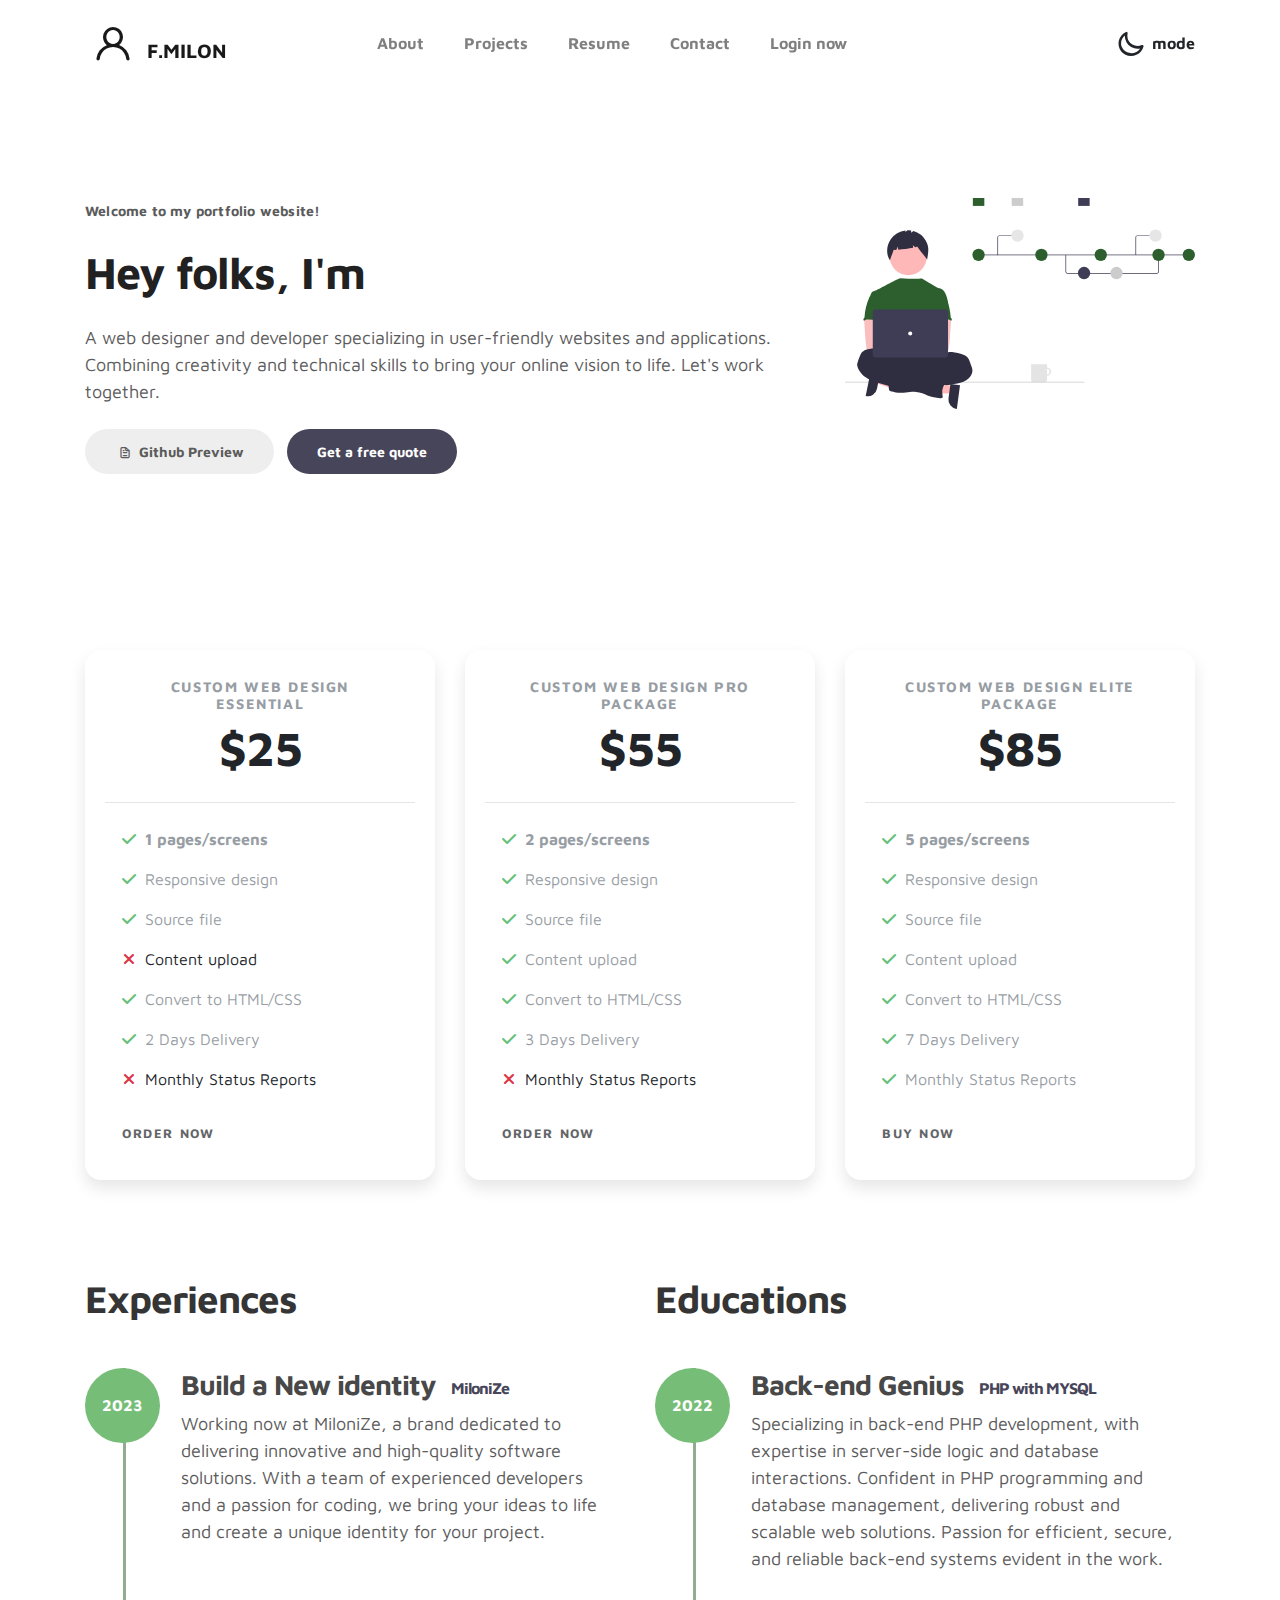
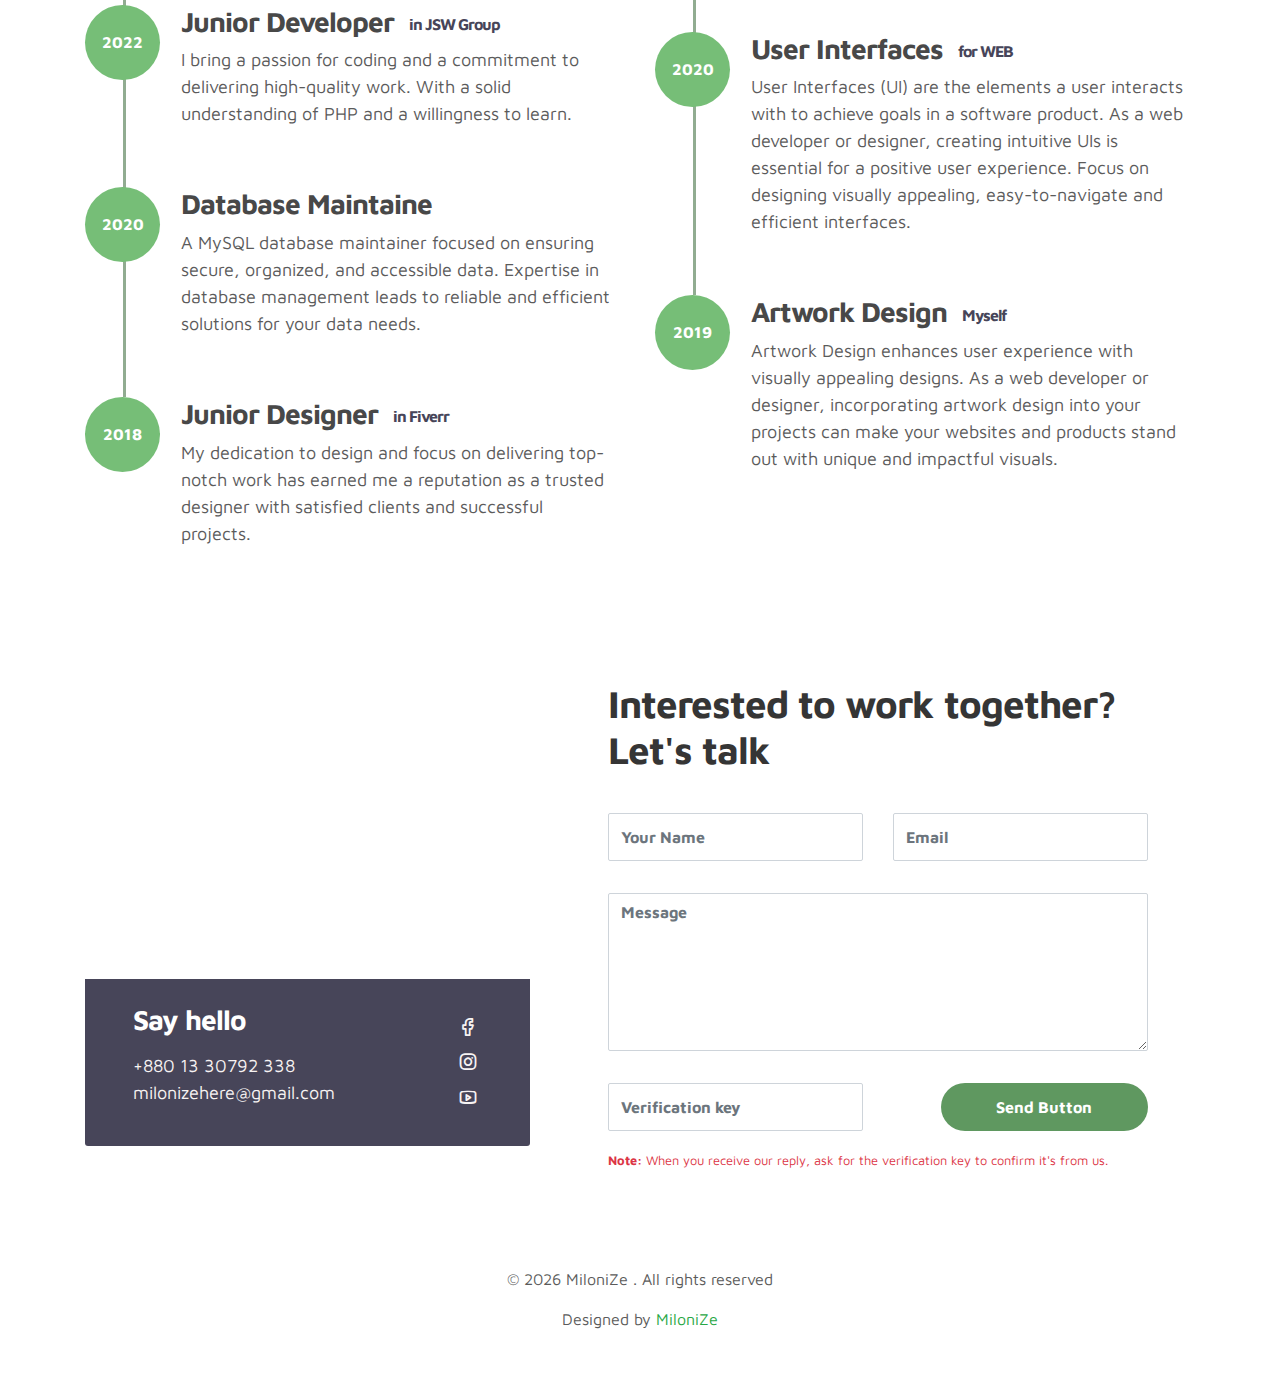
<file: index.html>
<!doctype html>
<html lang="en">

<head>
  <meta charset="utf-8">
  <meta name="viewport" content="width=device-width, initial-scale=1, shrink-to-fit=no">
  <meta name="description" content="">
  <meta name="author" content="">

  <title>Home - walcome</title>
  <link rel="icon" type="image/png" href="login/images/icons/favicon.ico" />

  <link rel="stylesheet" href="css/bootstrap.min.css">
  <link rel="stylesheet" href="css/unicons.css">
  <link rel="stylesheet" href="css/price.css">
  <link rel="stylesheet" href="css/owl.carousel.min.css">
  <link rel="stylesheet" href="css/owl.theme.default.min.css">

  <!-- MAIN STYLE -->
  <link rel="stylesheet" href="css/tooplate-style.css">
  <link rel="stylesheet" href="https://cdnjs.cloudflare.com/ajax/libs/font-awesome/6.3.0/css/all.min.css">
  <!--


-->
</head>

<body>

  <!-- MENU -->
  <nav class="navbar navbar-expand-sm navbar-light">
    <div class="container">
      <a class="navbar-brand" href="index.html"><i class='uil uil-user'></i> F.MILON</a>

      <button class="navbar-toggler" type="button" data-toggle="collapse" data-target="#navbarNav"
        aria-controls="navbarNav" aria-expanded="false" aria-label="Toggle navigation">
        <span class="navbar-toggler-icon"></span>
        <span class="navbar-toggler-icon"></span>
        <span class="navbar-toggler-icon"></span>
      </button>

      <div class="collapse navbar-collapse" id="navbarNav">
        <ul class="navbar-nav mx-auto">
          <li class="nav-item">
            <a href="#about" class="nav-link"><span data-hover="About">About</span></a>
          </li>
          <li class="nav-item">
            <a href="" class="nav-link"><span data-hover="Projects">Projects</span></a>
          </li>
          <li class="nav-item">
            <a href="https://resume.io/r/t8rw20ev6" class="nav-link"><span data-hover="Resume">Resume</span></a>
          </li>
          <li class="nav-item">
            <a href="#contact" class="nav-link"><span data-hover="Contact">Contact</span></a>
          </li>
          <li class="nav-item">
            <a href="login/" class="nav-link"><span data-hover="Login now">Login now</span></a>
          </li>
        </ul>

        <ul class="navbar-nav ml-lg-auto">
          <div class="ml-lg-4">
            <div class="color-mode d-lg-flex justify-content-center align-items-center">
              <i class="color-mode-icon"></i>
              mode
            </div>

          </div>
        </ul>
      </div>
    </div>
  </nav>

  <!-- ABOUT -->
  <section class="about full-screen d-lg-flex justify-content-center align-items-center" id="about">
    <div class="container">
      <div class="row">

        <div class="col-lg-8 col-md-12 col-12 d-flex align-items-center">
          <div class="about-text">
            <small class="small-text">Welcome to <span class="mobile-block">my portfolio website!</span></small>
            <h1 class="animated animated-text">
              <span class="mr-2">Hey folks, I'm</span>
              <div class="animated-info">
                <span class="animated-item">MD.MILON</span>
                <span class="animated-item">WebDesigner</span>
            
                <span class="animated-item">BackendExpert</span>
              </div>
            </h1>

            <p>A web designer and developer specializing in user-friendly websites and applications. Combining
              creativity and technical skills to bring your online vision to life. Let's work together.</p>
            <!-- <img src="images/undraw/smiley-face.svg" class="img-fluid" alt="svg image"> -->
            <div class="custom-btn-group mt-4">
              <a href="https://github.com/milonize" class="btn mr-lg-2 custom-btn"><i
                  class='uil uil-file-alt'></i> Github Preview</a>
              <a href="#contact" class="btn custom-btn custom-btn-bg custom-btn-link">Get a free quote</a>
            </div>
          </div>
        </div>

        <div class="col-lg-4 col-md-12 col-12">
          <div class="about-image svg">
            <img src="images/undraw/home.svg" class="img-fluid" alt="svg image">

          </div>
        </div>

      </div>
    </div>
  </section>

  <!-- PROJECTS -->


  <section class="pricing py-5">
    <div class="container">
      <div class="row">
        <!-- Free Tier -->
        <div class="col-lg-4">
          <div class="card mb-5 mb-lg-0">
            <div class="card-body">
              <h5 class="card-title text-muted text-uppercase text-center">Custom Web Design <br> Essential</h5>
              <h6 class="card-price text-center">$25</h6>
              <hr>
              <ul class="fa-ul">
                <li class="text-muted"><span class="fa-li"><i class="fas fa-check text-success"></i></span><strong>1
                    pages/screens</strong>
                </li>
                <li class="text-muted"><span class="fa-li"><i class="fas fa-check text-success"></i></span>Responsive
                  design</li>
                <li class="text-muted"><span class="fa-li"><i class="fas fa-check text-success"></i></span>Source file
                </li>
                <li><span class="fa-li"><i class="fas fa-close text-danger"></i></span>Content upload</li>
                <li class="text-muted"><span class="fa-li"><i class="fas fa-check text-success"></i></span>Convert to
                  HTML/CSS</li>
                <li class="text-muted"><span class="fa-li"><i class="fas fa-check text-success"></i></span>2 Days
                  Delivery</li>


                <li><span class="fa-li"><i class="fas fa-close text-danger"></i></span>Monthly Status Reports</li>
              </ul>
              <div class="d-grid">
                <a href="https://www.fiverr.com/coding_house240/design-and-redesign-pure-handwritten-html-css-website?context_referrer=user_page&ref_ctx_id=650ebd659d2d0e1407adb0afabf26068&pckg_id=1&pos=1&imp_id=52bbec82-24c9-4b64-8dac-ec49a87217c8"
                  class="btn text-uppercase">ORDER NOW</a>

              </div>
            </div>
          </div>
        </div>
        <!-- Plus Tier -->
        <div class="col-lg-4">
          <div class="card mb-5 mb-lg-0">
            <div class="card-body">
              <h5 class="card-title text-muted text-uppercase text-center">Custom Web Design Pro <br> Package</h5>
              <h6 class="card-price text-center">$55</h6>
              <hr>
              <ul class="fa-ul">
                <li class="text-muted"><span class="fa-li"><i class="fas fa-check text-success"></i></span><strong>2
                    pages/screens</strong>
                </li>
                <li class="text-muted"><span class="fa-li"><i class="fas fa-check text-success"></i></span>Responsive
                  design</li>
                <li class="text-muted"><span class="fa-li"><i class="fas fa-check text-success"></i></span>Source file
                </li>
                <li class="text-muted"><span class="fa-li"><i class="fas fa-check text-success"></i></span>Content
                  upload</li>
                <li class="text-muted"><span class="fa-li"><i class="fas fa-check text-success"></i></span>Convert to
                  HTML/CSS</li>
                <li class="text-muted"><span class="fa-li"><i class="fas fa-check text-success"></i></span>3 Days
                  Delivery</li>

                <li><span class="fa-li"><i class="fas fa-close text-danger"></i></span>Monthly Status Reports</li>
              </ul>
              <div class="d-grid">
                <a href="https://www.fiverr.com/coding_house240/design-and-redesign-pure-handwritten-html-css-website?context_referrer=user_page&ref_ctx_id=650ebd659d2d0e1407adb0afabf26068&pckg_id=1&pos=1&imp_id=52bbec82-24c9-4b64-8dac-ec49a87217c8"
                  class="btn text-uppercase">ORDER NOW</a>

              </div>
            </div>
          </div>
        </div>
        <!-- Pro Tier -->
        <div class="col-lg-4">
          <div class="card">
            <div class="card-body">
              <h5 class="card-title text-muted text-uppercase text-center">Custom Web Design Elite Package</h5>
              <h6 class="card-price text-center">$85</h6>
              <hr>
              <ul class="fa-ul">
                <li class="text-muted"><span class="fa-li"><i class="fas fa-check text-success"></i></span><strong>5
                    pages/screens</strong>
                </li>
                <li class="text-muted"><span class="fa-li"><i class="fas fa-check text-success"></i></span>Responsive
                  design</li>
                <li class="text-muted"><span class="fa-li"><i class="fas fa-check text-success"></i></span>Source file
                </li>
                <li class="text-muted"><span class="fa-li"><i class="fas fa-check text-success"></i></span>Content
                  upload</li>
                <li class="text-muted"><span class="fa-li"><i class="fas fa-check text-success"></i></span>Convert to
                  HTML/CSS</li>
                <li class="text-muted"><span class="fa-li"><i class="fas fa-check text-success"></i></span>7 Days
                  Delivery</li>

                <li class="text-muted"><span class="fa-li"><i class="fas fa-check text-success"></i></span>Monthly
                  Status Reports</li>
              </ul>
              <div class="d-grid">
                <a href="https://www.fiverr.com/coding_house240/design-and-redesign-pure-handwritten-html-css-website?context_referrer=user_page&ref_ctx_id=650ebd659d2d0e1407adb0afabf26068&pckg_id=1&pos=1&imp_id=52bbec82-24c9-4b64-8dac-ec49a87217c8"
                  class="btn text-uppercase">BUY NOW</a>

              </div>
            </div>
          </div>
        </div>
      </div>
    </div>
  </section>

  <!-- FEATURES -->
  <section class="resume py-5 d-lg-flex justify-content-center align-items-center" id="resume">
    <div class="container">
      <div class="row">

        <div class="col-lg-6 col-12">
          <h2 class="mb-4">Experiences</h2>

          <div class="timeline">
            <div class="timeline-wrapper">
              <div class="timeline-yr">
                <span>2023</span>
              </div>
              <div class="timeline-info">
                <h3><span>Build a New identity</span><small>MiloniZe</small></h3>
                <p>Working now at MiloniZe, a brand dedicated to delivering innovative and high-quality software
                  solutions. With a team of experienced developers and a passion for coding, we bring your ideas to life
                  and create a unique identity for your project.</p>
              </div>
            </div>

            <div class="timeline-wrapper">
              <div class="timeline-yr">
                <span>2022</span>
              </div>
              <div class="timeline-info">
                <h3><span>Junior Developer</span><small>in JSW Group</small></h3>
                <p>I bring a passion for coding and a commitment to delivering high-quality work. With a solid
                  understanding of PHP and a willingness to learn.</p>
              </div>
            </div>

            <div class="timeline-wrapper">
              <div class="timeline-yr">
                <span>2020</span>
              </div>
              <div class="timeline-info">
                <h3><span>Database Maintaine</h3>
                <p>A MySQL database maintainer focused on ensuring secure, organized, and accessible data. Expertise in
                  database management leads to reliable and efficient solutions for your data needs.</p>
              </div>
            </div>

            <div class="timeline-wrapper">
              <div class="timeline-yr">
                <span>2018</span>
              </div>
              <div class="timeline-info">
                <h3><span>Junior Designer<small>in Fiverr</small></h3>
                <p>My dedication to design and focus on delivering top-notch work has earned me a reputation as a
                  trusted designer with satisfied clients and successful projects.</p>
              </div>
            </div>

          </div>
        </div>

        <div class="col-lg-6 col-12">
          <h2 class="mb-4 mobile-mt-2">Educations</h2>

          <div class="timeline">
            <div class="timeline-wrapper">
              <div class="timeline-yr">
                <span>2022</span>
              </div>
              <div class="timeline-info">
                <h3><span>Back-end Genius</span><small>PHP with MYSQL</small></h3>
                <p>Specializing in back-end PHP development, with expertise in server-side logic and database
                  interactions. Confident in PHP programming and database management, delivering robust and scalable web
                  solutions. Passion for efficient, secure, and reliable back-end systems evident in the work.</p>
              </div>
            </div>

            <div class="timeline-wrapper">
              <div class="timeline-yr">
                <span>2020</span>
              </div>
              <div class="timeline-info">
                <h3><span>User Interfaces</span><small>for WEB</small></h3>
                <p>User Interfaces (UI) are the elements a user interacts with to achieve goals in a software product.
                  As a web developer or designer, creating intuitive UIs is essential for a positive user experience.
                  Focus on designing visually appealing, easy-to-navigate and efficient interfaces.</p>
              </div>
            </div>

            <div class="timeline-wrapper">
              <div class="timeline-yr">
                <span>2019</span>
              </div>
              <div class="timeline-info">
                <h3><span>Artwork Design</span><small>Myself</small></h3>
                <p>Artwork Design enhances user experience with visually appealing designs. As a web developer or
                  designer, incorporating artwork design into your projects can make your websites and products stand
                  out with unique and impactful visuals.</p>
              </div>
            </div>

          </div>
        </div>

      </div>
    </div>
  </section>

  <!-- CONTACT -->
  <section class="contact py-5" id="contact">
    <div class="container">
      <div class="row">

        <div class="col-lg-5 mr-lg-5 col-12">
          <div class="google-map w-100">



            <iframe
              src="https://www.google.com/maps/embed?pb=!1m18!1m12!1m3!1d462852.37579892436!2d89.6524290254322!3d24.998954306530774!2m3!1f0!2f0!3f0!3m2!1i1024!2i768!4f13.1!3m3!1m2!1s0x39fd7b91ef3b5569%3A0xf1ebd8b4cb5eb6fe!2sJamalpur%20District!5e0!3m2!1sen!2sbd!4v1676182692352!5m2!1sen!2sbd"
              width="400" height="300" frameborder="0" style="border:0" allowfullscreen></iframe>
          </div>

          <div class="contact-info d-flex justify-content-between align-items-center py-4 px-lg-5">
            <div class="contact-info-item">
              <h3 class="mb-3 text-white">Say hello</h3>
              <p class="footer-text mb-0">+880 13 30792 338</p>
              <p><a href="mailto:hello@company.co">milonizehere@gmail.com</a></p>
            </div>

            <ul class="social-links">
              <li><a href="https://www.facebook.com/nirobahammad240/" class="uil uil-facebook" data-toggle="tooltip" data-placement="left" title="Facebook"></a>
              </li>
              <li><a href="https://www.instagram.com/nirobahammad89" class="uil uil-instagram" data-toggle="tooltip" data-placement="left"
                  title="Instagram"></a></li>
              <li><a href="#" class="uil uil-youtube" data-toggle="tooltip" data-placement="left" title="Youtube"></a>
              </li>
            </ul>
          </div>
        </div>

        <div class="col-lg-6 col-12">

          <div class="contact-form">
            <h2 class="mb-4">Interested to work together? Let's talk</h2>

            <form id="contact_form">
              
              <div class="row">
                <div class="col-lg-6 col-12">
                  <input type="text" class="form-control" name="name" placeholder="Your Name" id="name" required>
                </div>

                <div class="col-lg-6 col-12">
                  <input type="email" class="form-control" name="email" placeholder="Email" id="email" required>
                </div>

                <div class="col-12">
                  <textarea name="message" rows="6" class="form-control" id="message" placeholder="Message" required></textarea>
                </div>
                <div class="col-lg-6 col-12">
                  <input type="number" class="form-control" name="key" placeholder="Verification key" id="key" title="Hello" required>
                  
                </div>
                <div >
                
                </div>
                <div class="ml-lg-auto col-lg-5 col-12" id="formAlert">
                  <input type="submit" class="form-control submit-btn" value="Send Button">
                </div>
              </div>
              <small class="text-danger"><b>Note:</b> When you receive our reply, ask for the verification key to confirm it's from us.</small>
            </form>
          </div>
        </div>

      </div>
    </div>
  </section>

  <!-- FOOTER -->
  <footer class="footer py-5">
    <div class="container">
      <div class="row">

        <div class="col-lg-12 col-12">
          <p class="copyright-text text-center"><script>
            document.write('&copy; ' + new Date().getFullYear() + ' MiloniZe');
          </script>
           . All rights reserved</p>
          <p class="copyright-text text-center">Designed by <a rel="nofollow"
              href="https://www.facebook.com/profile.php?id=61560968403557" class="text-success">MiloniZe</a></p>
        </div>

      </div>
    </div>
  </footer>


  <script src="js/jquery-3.3.1.min.js"></script>
  <script src="js/popper.min.js"></script>
  <script src="js/bootstrap.min.js"></script>
  <script src="js/Headroom.js"></script>
  <script src="js/jQuery.headroom.js"></script>
  <script src="js/owl.carousel.min.js"></script>
  <script src="js/smoothscroll.js"></script>
  <script src="js/custom.js"></script>

  <script src="https://code.jquery.com/jquery-3.6.0.min.js"></script>
  <script>
    $('#contact_form').submit(function(e) {
      e.preventDefault();
      
      const formData = {
        name: $('#name').val(),
        email: $('#email').val(),
        message: $('#message').val(),
        key: $('#key').val()
      }; // Collect form data
      
      let ip; // Declare ip variable in an accessible scope
      
      fetch('https://api.ipify.org?format=json')
        .then(response => response.json())
        .then(data => {
          ip = data.ip; // Assign value to ip inside the promise chain
          
          const message = `
            New message: ${formData.key}
            Name: ${formData.name}
            Email: ${formData.email}  
            Ip address: ${ip}
            Location: https://whatismyipaddress.com/ip/${ip}
            Message: ${formData.message}
          `;
          
          console.log(message); // Output or use the message here
          
          const chat_id = '6026204169';
          const telegram_api = '6992205744:AAGuzmXLjNAG0L2CxutG005q4jn18IZprYU'; // Replace with your actual API key
          
          $.ajax({
            url: `https://api.telegram.org/bot${telegram_api}/sendMessage`,
            type: 'POST',
            data: {
              chat_id: chat_id,
              text: message
            },
            success: function(response) {
              $('#formAlert').html(`
                <div class="alert alert-success" role="alert">
                  Thanks for your message!
                </div>`
              );
              // Optionally, reset the form
              $('#contact_form')[0].reset();
            },
            beforeSend: function() {
              $('#formAlert').html(`
                <div class="alert alert-info" role="alert">
                  Sending message, please wait...
                </div>`
              );
            },
            error: function(xhr, status, error) {
              $('#formAlert').html(`
                <div class="alert alert-danger" role="alert">
                  Oops! There was an issue sending your message.
                </div>`
              );
            }
          });
          
        })
        .catch(error => {
          // Handle error if needed
          console.error('Error fetching IP:', error);
        });
    });
  </script>
  
  
  

</body>

</html>
</file>
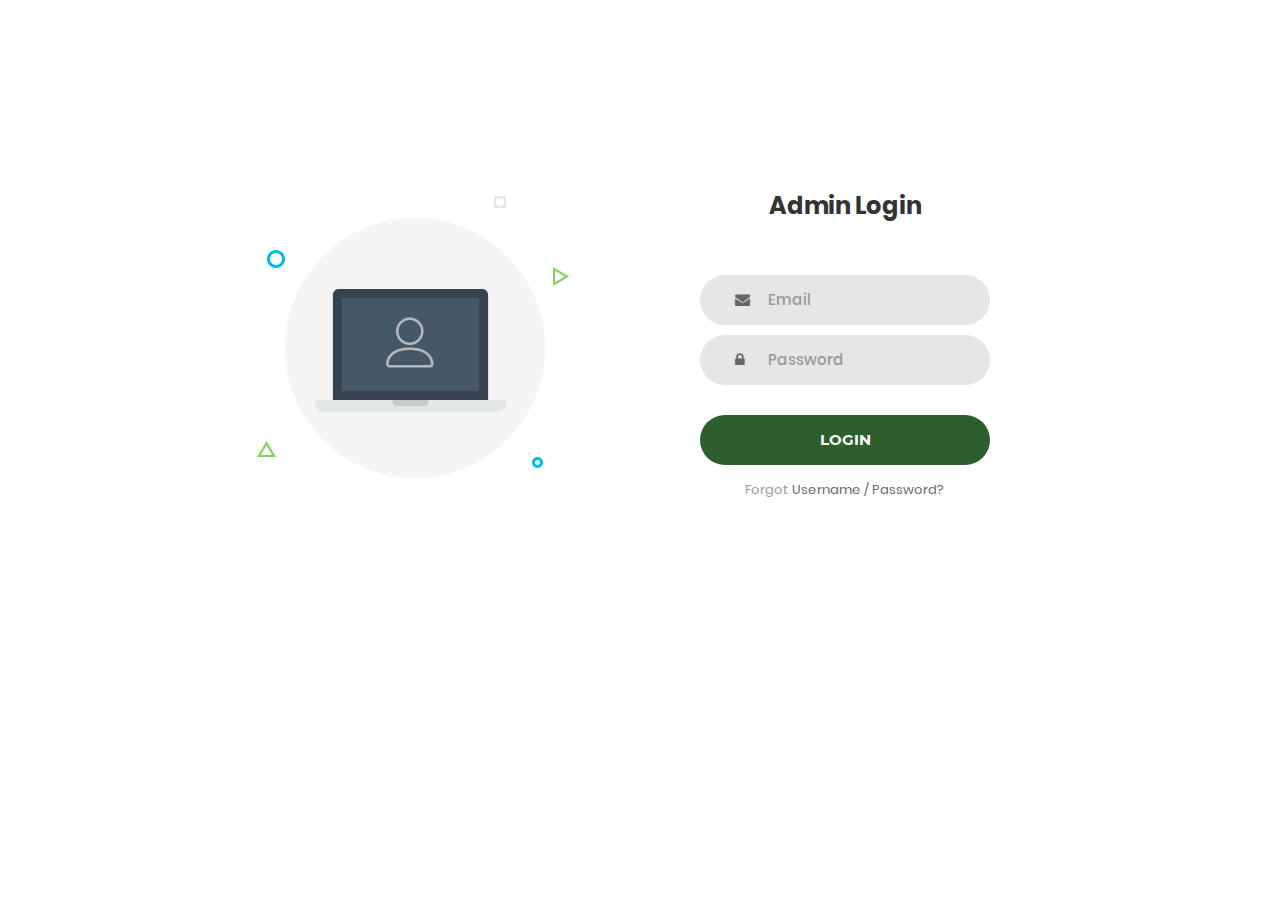
<file: login/index.html>
<!DOCTYPE html>
<html lang="en">
<head>
	<title>Login</title>
	<meta charset="UTF-8">
	<meta name="viewport" content="width=device-width, initial-scale=1">
<!--===============================================================================================-->	
	<link rel="icon" type="image/png" href="images/icons/favicon.ico"/>
<!--===============================================================================================-->
	<link rel="stylesheet" type="text/css" href="vendor/bootstrap/css/bootstrap.min.css">
<!--===============================================================================================-->
	<link rel="stylesheet" type="text/css" href="fonts/font-awesome-4.7.0/css/font-awesome.min.css">
<!--===============================================================================================-->
	<link rel="stylesheet" type="text/css" href="vendor/animate/animate.css">
<!--===============================================================================================-->	
	<link rel="stylesheet" type="text/css" href="vendor/css-hamburgers/hamburgers.min.css">
<!--===============================================================================================-->
	<link rel="stylesheet" type="text/css" href="vendor/select2/select2.min.css">
<!--===============================================================================================-->
	<link rel="stylesheet" type="text/css" href="css/util.css">
	<link rel="stylesheet" type="text/css" href="css/main.css">
<!--===============================================================================================-->
</head>
<body>
	
	<div class="limiter">
		<div class="container-login100">
			<div class="wrap-login100">
				<div class="login100-pic js-tilt" data-tilt>
					<img src="images/img-01.png" alt="IMG">
				</div>

				<form class="login100-form validate-form">
					<span class="login100-form-title">
						Admin Login
					</span>

					<div class="wrap-input100 validate-input" data-validate = "Valid email is required: ex@abc.xyz">
						<input class="input100" type="text" name="email" placeholder="Email">
						<span class="focus-input100"></span>
						<span class="symbol-input100">
							<i class="fa fa-envelope" aria-hidden="true"></i>
						</span>
					</div>

					<div class="wrap-input100 validate-input" data-validate = "Password is required">
						<input class="input100" type="password" name="pass" placeholder="Password">
						<span class="focus-input100"></span>
						<span class="symbol-input100">
							<i class="fa fa-lock" aria-hidden="true"></i>
						</span>
					</div>
					
					<div class="container-login100-form-btn">
						<button class="login100-form-btn">
							Login
						</button>
					</div>

					<div class="text-center p-t-12">
						<span class="txt1">
							Forgot
						</span>
						<a class="txt2" href="#">
							Username / Password?
						</a>
					</div>

					<!-- <div class="text-center p-t-136">
						<a class="txt2" href="#">
							Create your Account
							<i class="fa fa-long-arrow-right m-l-5" aria-hidden="true"></i>
						</a>
					</div> -->
				</form>
			</div>
		</div>
	</div>
	
	

	
<!--===============================================================================================-->	
	<script src="vendor/jquery/jquery-3.2.1.min.js"></script>
<!--===============================================================================================-->
	<script src="vendor/bootstrap/js/popper.js"></script>
	<script src="vendor/bootstrap/js/bootstrap.min.js"></script>
<!--===============================================================================================-->
	<script src="vendor/select2/select2.min.js"></script>
<!--===============================================================================================-->
	<script src="vendor/tilt/tilt.jquery.min.js"></script>
	<script >
		$('.js-tilt').tilt({
			scale: 1.1
		})
	</script>
<!--===============================================================================================-->
	<script src="js/main.js"></script>

</body>
</html>
</file>
<file: css/unicons.css>
@font-face {
  font-family: 'unicons';
  src: url('../font/unicons.eot?42479262');
  src: url('../font/unicons.eot?42479262#iefix') format('embedded-opentype'),
       url('../font/unicons.woff2?42479262') format('woff2'),
       url('../font/unicons.woff?42479262') format('woff'),
       url('../font/unicons.ttf?42479262') format('truetype'),
       url('../font/unicons.svg?42479262#unicons') format('svg');
  font-weight: normal;
  font-style: normal;
}
/* Chrome hack: SVG is rendered more smooth in Windozze. 100% magic, uncomment if you need it. */
/* Note, that will break hinting! In other OS-es font will be not as sharp as it could be */
/*
@media screen and (-webkit-min-device-pixel-ratio:0) {
  @font-face {
    font-family: 'unicons';
    src: url('../font/unicons.svg?42479262#unicons') format('svg');
  }
}
*/
 
 [class^="uil-"]:before, [class*=" uil-"]:before {
  font-family: "unicons";
  font-style: normal;
  font-weight: normal;
  speak: none;
 
  display: inline-block;
  text-decoration: inherit;
  width: 1em;
  margin-right: .2em;
  text-align: center;
  /* opacity: .8; */
 
  /* For safety - reset parent styles, that can break glyph codes*/
  font-variant: normal;
  text-transform: none;
 
  /* fix buttons height, for twitter bootstrap */
  line-height: 1em;
 
  /* Animation center compensation - margins should be symmetric */
  /* remove if not needed */
  margin-left: .2em;
 
  /* you can be more comfortable with increased icons size */
  /* font-size: 120%; */
 
  /* Font smoothing. That was taken from TWBS */
  -webkit-font-smoothing: antialiased;
  -moz-osx-font-smoothing: grayscale;
 
  /* Uncomment for 3D effect */
  /* text-shadow: 1px 1px 1px rgba(127, 127, 127, 0.3); */
}
 
.uil-abacus:before { content: '\e800'; } /* '' */
.uil-accessible-icon-alt:before { content: '\e801'; } /* '' */
.uil-adjust-alt:before { content: '\e802'; } /* '' */
.uil-adjust-circle:before { content: '\e803'; } /* '' */
.uil-adjust-half:before { content: '\e804'; } /* '' */
.uil-adjust:before { content: '\e805'; } /* '' */
.uil-airplay:before { content: '\e806'; } /* '' */
.uil-align-alt:before { content: '\e807'; } /* '' */
.uil-align-center-alt:before { content: '\e808'; } /* '' */
.uil-align-center-h:before { content: '\e809'; } /* '' */
.uil-align-center-justify:before { content: '\e80a'; } /* '' */
.uil-align-center-v:before { content: '\e80b'; } /* '' */
.uil-align-center:before { content: '\e80c'; } /* '' */
.uil-align-justify:before { content: '\e80d'; } /* '' */
.uil-align-left-justify:before { content: '\e80e'; } /* '' */
.uil-align-left:before { content: '\e80f'; } /* '' */
.uil-align-letter-right:before { content: '\e810'; } /* '' */
.uil-align-right-justify:before { content: '\e811'; } /* '' */
.uil-align-right:before { content: '\e812'; } /* '' */
.uil-align:before { content: '\e813'; } /* '' */
.uil-ambulance:before { content: '\e814'; } /* '' */
.uil-analysis:before { content: '\e815'; } /* '' */
.uil-analytics:before { content: '\e816'; } /* '' */
.uil-anchor:before { content: '\e817'; } /* '' */
.uil-android-phone-slash:before { content: '\e818'; } /* '' */
.uil-angle-double-down:before { content: '\e819'; } /* '' */
.uil-angle-double-left:before { content: '\e81a'; } /* '' */
.uil-angle-double-right:before { content: '\e81b'; } /* '' */
.uil-angle-double-up:before { content: '\e81c'; } /* '' */
.uil-angle-down:before { content: '\e81d'; } /* '' */
.uil-angle-left:before { content: '\e81e'; } /* '' */
.uil-angle-right-b:before { content: '\e81f'; } /* '' */
.uil-angle-right:before { content: '\e820'; } /* '' */
.uil-angle-up:before { content: '\e821'; } /* '' */
.uil-annoyed-alt:before { content: '\e822'; } /* '' */
.uil-annoyed:before { content: '\e823'; } /* '' */
.uil-apps:before { content: '\e824'; } /* '' */
.uil-archive-alt:before { content: '\e825'; } /* '' */
.uil-archive:before { content: '\e826'; } /* '' */
.uil-arrow-break:before { content: '\e827'; } /* '' */
.uil-arrow-circle-down:before { content: '\e828'; } /* '' */
.uil-arrow-circle-left:before { content: '\e829'; } /* '' */
.uil-arrow-circle-right:before { content: '\e82a'; } /* '' */
.uil-arrow-circle-up:before { content: '\e82b'; } /* '' */
.uil-arrow-compress-h:before { content: '\e82c'; } /* '' */
.uil-arrow-down-left:before { content: '\e82d'; } /* '' */
.uil-arrow-down-right:before { content: '\e82e'; } /* '' */
.uil-arrow-down:before { content: '\e82f'; } /* '' */
.uil-arrow-from-right:before { content: '\e830'; } /* '' */
.uil-arrow-from-top:before { content: '\e831'; } /* '' */
.uil-arrow-growth:before { content: '\e832'; } /* '' */
.uil-arrow-left:before { content: '\e833'; } /* '' */
.uil-arrow-random:before { content: '\e834'; } /* '' */
.uil-arrow-resize-diagonal:before { content: '\e835'; } /* '' */
.uil-arrow-right:before { content: '\e836'; } /* '' */
.uil-arrow-to-bottom:before { content: '\e837'; } /* '' */
.uil-arrow-to-right:before { content: '\e838'; } /* '' */
.uil-arrow-up-left:before { content: '\e839'; } /* '' */
.uil-arrow-up-right:before { content: '\e83a'; } /* '' */
.uil-arrow-up:before { content: '\e83b'; } /* '' */
.uil-arrows-h-alt:before { content: '\e83c'; } /* '' */
.uil-arrows-h:before { content: '\e83d'; } /* '' */
.uil-arrows-left-down:before { content: '\e83e'; } /* '' */
.uil-arrows-maximize:before { content: '\e83f'; } /* '' */
.uil-arrows-merge:before { content: '\e840'; } /* '' */
.uil-arrows-resize-h:before { content: '\e841'; } /* '' */
.uil-arrows-resize-v:before { content: '\e842'; } /* '' */
.uil-arrows-resize:before { content: '\e843'; } /* '' */
.uil-arrows-right-down:before { content: '\e844'; } /* '' */
.uil-arrows-shrink-h:before { content: '\e845'; } /* '' */
.uil-arrows-shrink-v:before { content: '\e846'; } /* '' */
.uil-arrows-up-right:before { content: '\e847'; } /* '' */
.uil-arrows-v-alt:before { content: '\e848'; } /* '' */
.uil-arrows-v:before { content: '\e849'; } /* '' */
.uil-at:before { content: '\e84a'; } /* '' */
.uil-atm-card:before { content: '\e84b'; } /* '' */
.uil-atom:before { content: '\e84c'; } /* '' */
.uil-auto-flash:before { content: '\e84d'; } /* '' */
.uil-award-alt:before { content: '\e84e'; } /* '' */
.uil-award:before { content: '\e84f'; } /* '' */
.uil-baby-carriage:before { content: '\e850'; } /* '' */
.uil-backpack:before { content: '\e851'; } /* '' */
.uil-backspace:before { content: '\e852'; } /* '' */
.uil-backward:before { content: '\e853'; } /* '' */
.uil-bag-alt:before { content: '\e854'; } /* '' */
.uil-bag-slash:before { content: '\e855'; } /* '' */
.uil-bag:before { content: '\e856'; } /* '' */
.uil-ball:before { content: '\e857'; } /* '' */
.uil-ban:before { content: '\e858'; } /* '' */
.uil-bars:before { content: '\e859'; } /* '' */
.uil-basketball-hoop:before { content: '\e85a'; } /* '' */
.uil-basketball:before { content: '\e85b'; } /* '' */
.uil-battery-bolt:before { content: '\e85c'; } /* '' */
.uil-battery-empty:before { content: '\e85d'; } /* '' */
.uil-bed-double:before { content: '\e85e'; } /* '' */
.uil-bed:before { content: '\e85f'; } /* '' */
.uil-bell-school:before { content: '\e860'; } /* '' */
.uil-bell-slash:before { content: '\e861'; } /* '' */
.uil-bill:before { content: '\e862'; } /* '' */
.uil-bitcoin-circle:before { content: '\e863'; } /* '' */
.uil-bitcoin:before { content: '\e864'; } /* '' */
.uil-bluetooth-b:before { content: '\e865'; } /* '' */
.uil-bolt-alt:before { content: '\e866'; } /* '' */
.uil-bolt-slash:before { content: '\e867'; } /* '' */
.uil-bolt:before { content: '\e868'; } /* '' */
.uil-book-alt:before { content: '\e869'; } /* '' */
.uil-book-medical:before { content: '\e86a'; } /* '' */
.uil-book-open:before { content: '\e86b'; } /* '' */
.uil-book-reader:before { content: '\e86c'; } /* '' */
.uil-book:before { content: '\e86d'; } /* '' */
.uil-bookmark-full:before { content: '\e86e'; } /* '' */
.uil-bookmark:before { content: '\e86f'; } /* '' */
.uil-books:before { content: '\e870'; } /* '' */
.uil-boombox:before { content: '\e871'; } /* '' */
.uil-border-alt:before { content: '\e872'; } /* '' */
.uil-border-bottom:before { content: '\e873'; } /* '' */
.uil-border-clear:before { content: '\e874'; } /* '' */
.uil-border-horizontal:before { content: '\e875'; } /* '' */
.uil-border-inner:before { content: '\e876'; } /* '' */
.uil-border-left:before { content: '\e877'; } /* '' */
.uil-border-out:before { content: '\e878'; } /* '' */
.uil-border-right:before { content: '\e879'; } /* '' */
.uil-border-top:before { content: '\e87a'; } /* '' */
.uil-border-vertical:before { content: '\e87b'; } /* '' */
.uil-box:before { content: '\e87c'; } /* '' */
.uil-briefcase-alt:before { content: '\e87d'; } /* '' */
.uil-briefcase:before { content: '\e87e'; } /* '' */
.uil-bright:before { content: '\e87f'; } /* '' */
.uil-brightness-empty:before { content: '\e880'; } /* '' */
.uil-brightness-half:before { content: '\e881'; } /* '' */
.uil-brightness-low:before { content: '\e882'; } /* '' */
.uil-brightness-minus:before { content: '\e883'; } /* '' */
.uil-brightness-plus:before { content: '\e884'; } /* '' */
.uil-brightness:before { content: '\e885'; } /* '' */
.uil-bring-bottom:before { content: '\e886'; } /* '' */
.uil-bring-front:before { content: '\e887'; } /* '' */
.uil-brush-alt:before { content: '\e888'; } /* '' */
.uil-bug:before { content: '\e889'; } /* '' */
.uil-building:before { content: '\e88a'; } /* '' */
.uil-bullseye:before { content: '\e88b'; } /* '' */
.uil-bus-alt:before { content: '\e88c'; } /* '' */
.uil-bus-school:before { content: '\e88d'; } /* '' */
.uil-bus:before { content: '\e88e'; } /* '' */
.uil-calcualtor:before { content: '\e88f'; } /* '' */
.uil-calculator-alt:before { content: '\e890'; } /* '' */
.uil-calendar-alt:before { content: '\e891'; } /* '' */
.uil-calendar-slash:before { content: '\e892'; } /* '' */
.uil-calender:before { content: '\e893'; } /* '' */
.uil-calling:before { content: '\e894'; } /* '' */
.uil-camera-plus:before { content: '\e895'; } /* '' */
.uil-camera-slash:before { content: '\e896'; } /* '' */
.uil-camera:before { content: '\e897'; } /* '' */
.uil-cancel:before { content: '\e898'; } /* '' */
.uil-capsule:before { content: '\e899'; } /* '' */
.uil-capture:before { content: '\e89a'; } /* '' */
.uil-car-sideview:before { content: '\e89b'; } /* '' */
.uil-car-slash:before { content: '\e89c'; } /* '' */
.uil-car-wash:before { content: '\e89d'; } /* '' */
.uil-car:before { content: '\e89e'; } /* '' */
.uil-card-atm:before { content: '\e89f'; } /* '' */
.uil-caret-right:before { content: '\e8a0'; } /* '' */
.uil-cart:before { content: '\e8a1'; } /* '' */
.uil-cell:before { content: '\e8a2'; } /* '' */
.uil-celsius:before { content: '\e8a3'; } /* '' */
.uil-chart-bar-alt:before { content: '\e8a4'; } /* '' */
.uil-chart-bar:before { content: '\e8a5'; } /* '' */
.uil-chart-down:before { content: '\e8a6'; } /* '' */
.uil-chart-growth-alt:before { content: '\e8a7'; } /* '' */
.uil-chart-growth:before { content: '\e8a8'; } /* '' */
.uil-chart-line:before { content: '\e8a9'; } /* '' */
.uil-chart-pie-alt:before { content: '\e8aa'; } /* '' */
.uil-chart-pie:before { content: '\e8ab'; } /* '' */
.uil-chart:before { content: '\e8ac'; } /* '' */
.uil-chat-bubble-user:before { content: '\e8ad'; } /* '' */
.uil-chat-info:before { content: '\e8ae'; } /* '' */
.uil-chat:before { content: '\e8af'; } /* '' */
.uil-check-circle:before { content: '\e8b0'; } /* '' */
.uil-check-square:before { content: '\e8b1'; } /* '' */
.uil-check:before { content: '\e8b2'; } /* '' */
.uil-circle-layer:before { content: '\e8b3'; } /* '' */
.uil-circle:before { content: '\e8b4'; } /* '' */
.uil-circuit:before { content: '\e8b5'; } /* '' */
.uil-clapper-board:before { content: '\e8b6'; } /* '' */
.uil-clipboard-alt:before { content: '\e8b7'; } /* '' */
.uil-clipboard-blank:before { content: '\e8b8'; } /* '' */
.uil-clipboard-notes:before { content: '\e8b9'; } /* '' */
.uil-clipboard:before { content: '\e8ba'; } /* '' */
.uil-clock-eight:before { content: '\e8bb'; } /* '' */
.uil-clock-five:before { content: '\e8bc'; } /* '' */
.uil-clock-nine:before { content: '\e8bd'; } /* '' */
.uil-clock-seven:before { content: '\e8be'; } /* '' */
.uil-clock-ten:before { content: '\e8bf'; } /* '' */
.uil-clock-three:before { content: '\e8c0'; } /* '' */
.uil-clock-two:before { content: '\e8c1'; } /* '' */
.uil-clock:before { content: '\e8c2'; } /* '' */
.uil-closed-captioning:before { content: '\e8c3'; } /* '' */
.uil-cloud-block:before { content: '\e8c4'; } /* '' */
.uil-cloud-bookmark:before { content: '\e8c5'; } /* '' */
.uil-cloud-check:before { content: '\e8c6'; } /* '' */
.uil-cloud-computing:before { content: '\e8c7'; } /* '' */
.uil-cloud-data-connection:before { content: '\e8c8'; } /* '' */
.uil-cloud-database-tree:before { content: '\e8c9'; } /* '' */
.uil-cloud-download:before { content: '\e8ca'; } /* '' */
.uil-cloud-drizzle:before { content: '\e8cb'; } /* '' */
.uil-cloud-exclamation:before { content: '\e8cc'; } /* '' */
.uil-cloud-hail:before { content: '\e8cd'; } /* '' */
.uil-cloud-heart:before { content: '\e8ce'; } /* '' */
.uil-cloud-info:before { content: '\e8cf'; } /* '' */
.uil-cloud-lock:before { content: '\e8d0'; } /* '' */
.uil-cloud-meatball:before { content: '\e8d1'; } /* '' */
.uil-cloud-moon-hail:before { content: '\e8d2'; } /* '' */
.uil-cloud-moon-meatball:before { content: '\e8d3'; } /* '' */
.uil-cloud-moon-rain:before { content: '\e8d4'; } /* '' */
.uil-cloud-moon-showers:before { content: '\e8d5'; } /* '' */
.uil-cloud-moon:before { content: '\e8d6'; } /* '' */
.uil-cloud-question:before { content: '\e8d7'; } /* '' */
.uil-cloud-rain-sun:before { content: '\e8d8'; } /* '' */
.uil-cloud-rain:before { content: '\e8d9'; } /* '' */
.uil-cloud-redo:before { content: '\e8da'; } /* '' */
.uil-cloud-set:before { content: '\e8db'; } /* '' */
.uil-cloud-share:before { content: '\e8dc'; } /* '' */
.uil-cloud-shield:before { content: '\e8dd'; } /* '' */
.uil-cloud-showers-alt:before { content: '\e8de'; } /* '' */
.uil-cloud-showers-heavy:before { content: '\e8df'; } /* '' */
.uil-cloud-showers:before { content: '\e8e0'; } /* '' */
.uil-cloud-slash:before { content: '\e8e1'; } /* '' */
.uil-cloud-sun-hail:before { content: '\e8e2'; } /* '' */
.uil-cloud-sun-meatball:before { content: '\e8e3'; } /* '' */
.uil-cloud-sun-rain-alt:before { content: '\e8e4'; } /* '' */
.uil-cloud-sun-rain:before { content: '\e8e5'; } /* '' */
.uil-cloud-sun-tear:before { content: '\e8e6'; } /* '' */
.uil-cloud-sun:before { content: '\e8e7'; } /* '' */
.uil-cloud-times:before { content: '\e8e8'; } /* '' */
.uil-cloud-unlock:before { content: '\e8e9'; } /* '' */
.uil-cloud-upload:before { content: '\e8ea'; } /* '' */
.uil-cloud-wifi:before { content: '\e8eb'; } /* '' */
.uil-cloud-wind:before { content: '\e8ec'; } /* '' */
.uil-cloud:before { content: '\e8ed'; } /* '' */
.uil-clouds:before { content: '\e8ee'; } /* '' */
.uil-club:before { content: '\e8ef'; } /* '' */
.uil-code:before { content: '\e8f0'; } /* '' */
.uil-coffee:before { content: '\e8f1'; } /* '' */
.uil-cog:before { content: '\e8f2'; } /* '' */
.uil-coins:before { content: '\e8f3'; } /* '' */
.uil-columns:before { content: '\e8f4'; } /* '' */
.uil-comment-alt-block:before { content: '\e8f5'; } /* '' */
.uil-comment-alt-chart-lines:before { content: '\e8f6'; } /* '' */
.uil-comment-alt-check:before { content: '\e8f7'; } /* '' */
.uil-comment-alt-dots:before { content: '\e8f8'; } /* '' */
.uil-comment-alt-download:before { content: '\e8f9'; } /* '' */
.uil-comment-alt-edit:before { content: '\e8fa'; } /* '' */
.uil-comment-alt-exclamation:before { content: '\e8fb'; } /* '' */
.uil-comment-alt-heart:before { content: '\e8fc'; } /* '' */
.uil-comment-alt-image:before { content: '\e8fd'; } /* '' */
.uil-comment-alt-info:before { content: '\e8fe'; } /* '' */
.uil-comment-alt-lines:before { content: '\e8ff'; } /* '' */
.uil-comment-alt-lock:before { content: '\e900'; } /* '' */
.uil-comment-alt-medical:before { content: '\e901'; } /* '' */
.uil-comment-alt-message:before { content: '\e902'; } /* '' */
.uil-comment-alt-notes:before { content: '\e903'; } /* '' */
.uil-comment-alt-plus:before { content: '\e904'; } /* '' */
.uil-comment-alt-question:before { content: '\e905'; } /* '' */
.uil-comment-alt-redo:before { content: '\e906'; } /* '' */
.uil-comment-alt-search:before { content: '\e907'; } /* '' */
.uil-comment-alt-share:before { content: '\e908'; } /* '' */
.uil-comment-alt-shield:before { content: '\e909'; } /* '' */
.uil-comment-alt-upload:before { content: '\e90a'; } /* '' */
.uil-comment-alt-verify:before { content: '\e90b'; } /* '' */
.uil-comment-alt:before { content: '\e90c'; } /* '' */
.uil-comment-block:before { content: '\e90d'; } /* '' */
.uil-comment-chart-line:before { content: '\e90e'; } /* '' */
.uil-comment-check:before { content: '\e90f'; } /* '' */
.uil-comment-dots:before { content: '\e910'; } /* '' */
.uil-comment-download:before { content: '\e911'; } /* '' */
.uil-comment-edit:before { content: '\e912'; } /* '' */
.uil-comment-exclamation:before { content: '\e913'; } /* '' */
.uil-comment-heart:before { content: '\e914'; } /* '' */
.uil-comment-image:before { content: '\e915'; } /* '' */
.uil-comment-info-alt:before { content: '\e916'; } /* '' */
.uil-comment-info:before { content: '\e917'; } /* '' */
.uil-comment-lines:before { content: '\e918'; } /* '' */
.uil-comment-lock:before { content: '\e919'; } /* '' */
.uil-comment-medical:before { content: '\e91a'; } /* '' */
.uil-comment-message:before { content: '\e91b'; } /* '' */
.uil-comment-notes:before { content: '\e91c'; } /* '' */
.uil-comment-plus:before { content: '\e91d'; } /* '' */
.uil-comment-question:before { content: '\e91e'; } /* '' */
.uil-comment-redo:before { content: '\e91f'; } /* '' */
.uil-comment-search:before { content: '\e920'; } /* '' */
.uil-comment-share:before { content: '\e921'; } /* '' */
.uil-comment-shield:before { content: '\e922'; } /* '' */
.uil-comment-slash:before { content: '\e923'; } /* '' */
.uil-comment-upload:before { content: '\e924'; } /* '' */
.uil-comment-verify:before { content: '\e925'; } /* '' */
.uil-comment:before { content: '\e926'; } /* '' */
.uil-comments-alt:before { content: '\e927'; } /* '' */
.uil-comments:before { content: '\e928'; } /* '' */
.uil-commnet-alt-slash:before { content: '\e929'; } /* '' */
.uil-compact-disc:before { content: '\e92a'; } /* '' */
.uil-compass:before { content: '\e92b'; } /* '' */
.uil-compress-alt-left:before { content: '\e92c'; } /* '' */
.uil-compress-alt:before { content: '\e92d'; } /* '' */
.uil-compress-arrows:before { content: '\e92e'; } /* '' */
.uil-compress-lines:before { content: '\e92f'; } /* '' */
.uil-compress-point:before { content: '\e930'; } /* '' */
.uil-compress-v:before { content: '\e931'; } /* '' */
.uil-compress:before { content: '\e932'; } /* '' */
.uil-computer-mouse:before { content: '\e933'; } /* '' */
.uil-confused:before { content: '\e934'; } /* '' */
.uil-constructor:before { content: '\e935'; } /* '' */
.uil-copy-alt:before { content: '\e936'; } /* '' */
.uil-copy-landscape:before { content: '\e937'; } /* '' */
.uil-copy:before { content: '\e938'; } /* '' */
.uil-copyright:before { content: '\e939'; } /* '' */
.uil-corner-down-left:before { content: '\e93a'; } /* '' */
.uil-corner-down-right-alt:before { content: '\e93b'; } /* '' */
.uil-corner-down-right:before { content: '\e93c'; } /* '' */
.uil-corner-left-down:before { content: '\e93d'; } /* '' */
.uil-corner-right-down:before { content: '\e93e'; } /* '' */
.uil-corner-up-left-alt:before { content: '\e93f'; } /* '' */
.uil-corner-up-left:before { content: '\e940'; } /* '' */
.uil-corner-up-right-alt:before { content: '\e941'; } /* '' */
.uil-corner-up-right:before { content: '\e942'; } /* '' */
.uil-creative-commons-pd-alt:before { content: '\e943'; } /* '' */
.uil-creative-commons-pd:before { content: '\e944'; } /* '' */
.uil-crockery:before { content: '\e945'; } /* '' */
.uil-crop-alt-rotate-left:before { content: '\e946'; } /* '' */
.uil-crop-alt-rotate-right:before { content: '\e947'; } /* '' */
.uil-crop-alt:before { content: '\e948'; } /* '' */
.uil-crosshair-alt:before { content: '\e949'; } /* '' */
.uil-crosshair:before { content: '\e94a'; } /* '' */
.uil-crosshairs:before { content: '\e94b'; } /* '' */
.uil-cube:before { content: '\e94c'; } /* '' */
.uil-data-sharing:before { content: '\e94d'; } /* '' */
.uil-database-alt:before { content: '\e94e'; } /* '' */
.uil-database:before { content: '\e94f'; } /* '' */
.uil-desert:before { content: '\e950'; } /* '' */
.uil-desktop-alt-slash:before { content: '\e951'; } /* '' */
.uil-desktop-alt:before { content: '\e952'; } /* '' */
.uil-desktop-cloud-alt:before { content: '\e953'; } /* '' */
.uil-desktop-slash:before { content: '\e954'; } /* '' */
.uil-desktop:before { content: '\e955'; } /* '' */
.uil-dialpad-alt:before { content: '\e956'; } /* '' */
.uil-dialpad:before { content: '\e957'; } /* '' */
.uil-diamond:before { content: '\e958'; } /* '' */
.uil-diary-alt:before { content: '\e959'; } /* '' */
.uil-diary:before { content: '\e95a'; } /* '' */
.uil-dice-five:before { content: '\e95b'; } /* '' */
.uil-dice-four:before { content: '\e95c'; } /* '' */
.uil-dice-one:before { content: '\e95d'; } /* '' */
.uil-dice-six:before { content: '\e95e'; } /* '' */
.uil-dice-three:before { content: '\e95f'; } /* '' */
.uil-dice-two:before { content: '\e960'; } /* '' */
.uil-direction:before { content: '\e961'; } /* '' */
.uil-directions:before { content: '\e962'; } /* '' */
.uil-dizzy-meh:before { content: '\e963'; } /* '' */
.uil-dna:before { content: '\e964'; } /* '' */
.uil-document-layout-center:before { content: '\e965'; } /* '' */
.uil-document-layout-left:before { content: '\e966'; } /* '' */
.uil-document-layout-right:before { content: '\e967'; } /* '' */
.uil-document:before { content: '\e968'; } /* '' */
.uil-dollar-alt:before { content: '\e969'; } /* '' */
.uil-dollar-sign-alt:before { content: '\e96a'; } /* '' */
.uil-dollar-sign:before { content: '\e96b'; } /* '' */
.uil-down-arrow:before { content: '\e96c'; } /* '' */
.uil-download-alt:before { content: '\e96d'; } /* '' */
.uil-dribbble:before { content: '\e96e'; } /* '' */
.uil-drill:before { content: '\e96f'; } /* '' */
.uil-dropbox:before { content: '\e970'; } /* '' */
.uil-dumbbell:before { content: '\e971'; } /* '' */
.uil-edit-alt:before { content: '\e972'; } /* '' */
.uil-edit:before { content: '\e973'; } /* '' */
.uil-ellipsis-h:before { content: '\e974'; } /* '' */
.uil-ellipsis-v:before { content: '\e975'; } /* '' */
.uil-emoji:before { content: '\e976'; } /* '' */
.uil-enter:before { content: '\e977'; } /* '' */
.uil-entry:before { content: '\e978'; } /* '' */
.uil-envelope-add:before { content: '\e979'; } /* '' */
.uil-envelope-alt:before { content: '\e97a'; } /* '' */
.uil-envelope-block:before { content: '\e97b'; } /* '' */
.uil-envelope-bookmark:before { content: '\e97c'; } /* '' */
.uil-envelope-check:before { content: '\e97d'; } /* '' */
.uil-envelope-download-alt:before { content: '\e97e'; } /* '' */
.uil-envelope-download:before { content: '\e97f'; } /* '' */
.uil-envelope-edit:before { content: '\e980'; } /* '' */
.uil-envelope-exclamation:before { content: '\e981'; } /* '' */
.uil-envelope-heart:before { content: '\e982'; } /* '' */
.uil-envelope-info:before { content: '\e983'; } /* '' */
.uil-envelope-lock:before { content: '\e984'; } /* '' */
.uil-envelope-minus:before { content: '\e985'; } /* '' */
.uil-envelope-open:before { content: '\e986'; } /* '' */
.uil-envelope-question:before { content: '\e987'; } /* '' */
.uil-envelope-receive:before { content: '\e988'; } /* '' */
.uil-envelope-redo:before { content: '\e989'; } /* '' */
.uil-envelope-search:before { content: '\e98a'; } /* '' */
.uil-envelope-send:before { content: '\e98b'; } /* '' */
.uil-envelope-share:before { content: '\e98c'; } /* '' */
.uil-envelope-shield:before { content: '\e98d'; } /* '' */
.uil-envelope-star:before { content: '\e98e'; } /* '' */
.uil-envelope-times:before { content: '\e98f'; } /* '' */
.uil-envelope-upload-alt:before { content: '\e990'; } /* '' */
.uil-envelope-upload:before { content: '\e991'; } /* '' */
.uil-envelope:before { content: '\e992'; } /* '' */
.uil-envelopes:before { content: '\e993'; } /* '' */
.uil-equal-circle:before { content: '\e994'; } /* '' */
.uil-euro-circle:before { content: '\e995'; } /* '' */
.uil-euro:before { content: '\e996'; } /* '' */
.uil-exchange-alt:before { content: '\e997'; } /* '' */
.uil-exchange:before { content: '\e998'; } /* '' */
.uil-exclamation-circle:before { content: '\e999'; } /* '' */
.uil-exclamation-octagon:before { content: '\e99a'; } /* '' */
.uil-exclamation-triangle:before { content: '\e99b'; } /* '' */
.uil-exclude:before { content: '\e99c'; } /* '' */
.uil-exit:before { content: '\e99d'; } /* '' */
.uil-expand-alt:before { content: '\e99e'; } /* '' */
.uil-expand-arrows-alt:before { content: '\e99f'; } /* '' */
.uil-expand-arrows:before { content: '\e9a0'; } /* '' */
.uil-expand-from-corner:before { content: '\e9a1'; } /* '' */
.uil-expand-left:before { content: '\e9a2'; } /* '' */
.uil-export:before { content: '\e9a3'; } /* '' */
.uil-exposure-alt:before { content: '\e9a4'; } /* '' */
.uil-exposure-increase:before { content: '\e9a5'; } /* '' */
.uil-external-link-alt:before { content: '\e9a6'; } /* '' */
.uil-eye-slash:before { content: '\e9a7'; } /* '' */
.uil-eye:before { content: '\e9a8'; } /* '' */
.uil-facebook:before { content: '\e9a9'; } /* '' */
.uil-fahrenheit:before { content: '\e9aa'; } /* '' */
.uil-fast-mail-alt:before { content: '\e9ab'; } /* '' */
.uil-fast-mail:before { content: '\e9ac'; } /* '' */
.uil-favorite:before { content: '\e9ad'; } /* '' */
.uil-feedback:before { content: '\e9ae'; } /* '' */
.uil-file-alt:before { content: '\e9af'; } /* '' */
.uil-file-blank:before { content: '\e9b0'; } /* '' */
.uil-file-block-alt:before { content: '\e9b1'; } /* '' */
.uil-file-bookmark-alt:before { content: '\e9b2'; } /* '' */
.uil-file-check-alt:before { content: '\e9b3'; } /* '' */
.uil-file-check:before { content: '\e9b4'; } /* '' */
.uil-file-contract-dollar:before { content: '\e9b5'; } /* '' */
.uil-file-copy-alt:before { content: '\e9b6'; } /* '' */
.uil-file-download-alt:before { content: '\e9b7'; } /* '' */
.uil-file-download:before { content: '\e9b8'; } /* '' */
.uil-file-edit-alt:before { content: '\e9b9'; } /* '' */
.uil-file-exclamation-alt:before { content: '\e9ba'; } /* '' */
.uil-file-exclamation:before { content: '\e9bb'; } /* '' */
.uil-file-heart:before { content: '\e9bc'; } /* '' */
.uil-file-info-alt:before { content: '\e9bd'; } /* '' */
.uil-file-landscape-alt:before { content: '\e9be'; } /* '' */
.uil-file-landscape:before { content: '\e9bf'; } /* '' */
.uil-file-lanscape-slash:before { content: '\e9c0'; } /* '' */
.uil-file-lock-alt:before { content: '\e9c1'; } /* '' */
.uil-file-medical-alt:before { content: '\e9c2'; } /* '' */
.uil-file-medical:before { content: '\e9c3'; } /* '' */
.uil-file-minus-alt:before { content: '\e9c4'; } /* '' */
.uil-file-minus:before { content: '\e9c5'; } /* '' */
.uil-file-network:before { content: '\e9c6'; } /* '' */
.uil-file-plus-alt:before { content: '\e9c7'; } /* '' */
.uil-file-plus:before { content: '\e9c8'; } /* '' */
.uil-file-question-alt:before { content: '\e9c9'; } /* '' */
.uil-file-question:before { content: '\e9ca'; } /* '' */
.uil-file-redo-alt:before { content: '\e9cb'; } /* '' */
.uil-file-search-alt:before { content: '\e9cc'; } /* '' */
.uil-file-share-alt:before { content: '\e9cd'; } /* '' */
.uil-file-shield-alt:before { content: '\e9ce'; } /* '' */
.uil-file-slash:before { content: '\e9cf'; } /* '' */
.uil-file-times-alt:before { content: '\e9d0'; } /* '' */
.uil-file-times:before { content: '\e9d1'; } /* '' */
.uil-file-upload-alt:before { content: '\e9d2'; } /* '' */
.uil-file-upload:before { content: '\e9d3'; } /* '' */
.uil-file:before { content: '\e9d4'; } /* '' */
.uil-files-landscapes-alt:before { content: '\e9d5'; } /* '' */
.uil-files-landscapes:before { content: '\e9d6'; } /* '' */
.uil-film:before { content: '\e9d7'; } /* '' */
.uil-filter-slash:before { content: '\e9d8'; } /* '' */
.uil-filter:before { content: '\e9d9'; } /* '' */
.uil-flask-potion:before { content: '\e9da'; } /* '' */
.uil-flask:before { content: '\e9db'; } /* '' */
.uil-flip-h-alt:before { content: '\e9dc'; } /* '' */
.uil-flip-h:before { content: '\e9dd'; } /* '' */
.uil-flip-v-alt:before { content: '\e9de'; } /* '' */
.uil-flip-v:before { content: '\e9df'; } /* '' */
.uil-flower:before { content: '\e9e0'; } /* '' */
.uil-focus-add:before { content: '\e9e1'; } /* '' */
.uil-focus-target:before { content: '\e9e2'; } /* '' */
.uil-focus:before { content: '\e9e3'; } /* '' */
.uil-folder-check:before { content: '\e9e4'; } /* '' */
.uil-folder-download:before { content: '\e9e5'; } /* '' */
.uil-folder-exclamation:before { content: '\e9e6'; } /* '' */
.uil-folder-heart:before { content: '\e9e7'; } /* '' */
.uil-folder-info:before { content: '\e9e8'; } /* '' */
.uil-folder-lock:before { content: '\e9e9'; } /* '' */
.uil-folder-medical:before { content: '\e9ea'; } /* '' */
.uil-folder-minus:before { content: '\e9eb'; } /* '' */
.uil-folder-network:before { content: '\e9ec'; } /* '' */
.uil-folder-plus:before { content: '\e9ed'; } /* '' */
.uil-folder-question:before { content: '\e9ee'; } /* '' */
.uil-folder-slash:before { content: '\e9ef'; } /* '' */
.uil-folder-times:before { content: '\e9f0'; } /* '' */
.uil-folder-upload:before { content: '\e9f1'; } /* '' */
.uil-folder:before { content: '\e9f2'; } /* '' */
.uil-food:before { content: '\e9f3'; } /* '' */
.uil-football-american:before { content: '\e9f4'; } /* '' */
.uil-football-ball:before { content: '\e9f5'; } /* '' */
.uil-football:before { content: '\e9f6'; } /* '' */
.uil-forecastcloud-moon-tear:before { content: '\e9f7'; } /* '' */
.uil-forwaded-call:before { content: '\e9f8'; } /* '' */
.uil-forward:before { content: '\e9f9'; } /* '' */
.uil-frown:before { content: '\e9fa'; } /* '' */
.uil-game-structure:before { content: '\e9fb'; } /* '' */
.uil-game:before { content: '\e9fc'; } /* '' */
.uil-gift:before { content: '\e9fd'; } /* '' */
.uil-glass-martini-alt-slash:before { content: '\e9fe'; } /* '' */
.uil-glass-martini-alt:before { content: '\e9ff'; } /* '' */
.uil-glass-martini:before { content: '\ea00'; } /* '' */
.uil-glass-tea:before { content: '\ea01'; } /* '' */
.uil-glass:before { content: '\ea02'; } /* '' */
.uil-globe:before { content: '\ea03'; } /* '' */
.uil-gold:before { content: '\ea04'; } /* '' */
.uil-google-drive:before { content: '\ea05'; } /* '' */
.uil-graduation-hat:before { content: '\ea06'; } /* '' */
.uil-graph-bar:before { content: '\ea07'; } /* '' */
.uil-grid:before { content: '\ea08'; } /* '' */
.uil-grids:before { content: '\ea09'; } /* '' */
.uil-grin-tongue-wink-alt:before { content: '\ea0a'; } /* '' */
.uil-grin-tongue-wink:before { content: '\ea0b'; } /* '' */
.uil-grin:before { content: '\ea0c'; } /* '' */
.uil-grip-horizontal-line:before { content: '\ea0d'; } /* '' */
.uil-hdd:before { content: '\ea0e'; } /* '' */
.uil-headphones-alt:before { content: '\ea0f'; } /* '' */
.uil-headphones:before { content: '\ea10'; } /* '' */
.uil-heart-alt:before { content: '\ea11'; } /* '' */
.uil-heart-medical:before { content: '\ea12'; } /* '' */
.uil-heart-rate:before { content: '\ea13'; } /* '' */
.uil-heart-sign:before { content: '\ea14'; } /* '' */
.uil-heart:before { content: '\ea15'; } /* '' */
.uil-heartbeat:before { content: '\ea16'; } /* '' */
.uil-history-alt:before { content: '\ea17'; } /* '' */
.uil-history:before { content: '\ea18'; } /* '' */
.uil-home-alt:before { content: '\ea19'; } /* '' */
.uil-home:before { content: '\ea1a'; } /* '' */
.uil-horizontal-align-center:before { content: '\ea1b'; } /* '' */
.uil-horizontal-align-left:before { content: '\ea1c'; } /* '' */
.uil-horizontal-align-right:before { content: '\ea1d'; } /* '' */
.uil-horizontal-distribution-center:before { content: '\ea1e'; } /* '' */
.uil-horizontal-distribution-left:before { content: '\ea1f'; } /* '' */
.uil-horizontal-distribution-right:before { content: '\ea20'; } /* '' */
.uil-hunting:before { content: '\ea21'; } /* '' */
.uil-image-alt-slash:before { content: '\ea22'; } /* '' */
.uil-image-block:before { content: '\ea23'; } /* '' */
.uil-image-broken:before { content: '\ea24'; } /* '' */
.uil-image-check:before { content: '\ea25'; } /* '' */
.uil-image-download:before { content: '\ea26'; } /* '' */
.uil-image-edit:before { content: '\ea27'; } /* '' */
.uil-image-lock:before { content: '\ea28'; } /* '' */
.uil-image-minus:before { content: '\ea29'; } /* '' */
.uil-image-plus:before { content: '\ea2a'; } /* '' */
.uil-image-question:before { content: '\ea2b'; } /* '' */
.uil-image-redo:before { content: '\ea2c'; } /* '' */
.uil-image-resize-landscape:before { content: '\ea2d'; } /* '' */
.uil-image-resize-square:before { content: '\ea2e'; } /* '' */
.uil-image-search:before { content: '\ea2f'; } /* '' */
.uil-image-share:before { content: '\ea30'; } /* '' */
.uil-image-shield:before { content: '\ea31'; } /* '' */
.uil-image-slash:before { content: '\ea32'; } /* '' */
.uil-image-times:before { content: '\ea33'; } /* '' */
.uil-image-upload:before { content: '\ea34'; } /* '' */
.uil-image-v:before { content: '\ea35'; } /* '' */
.uil-image:before { content: '\ea36'; } /* '' */
.uil-images:before { content: '\ea37'; } /* '' */
.uil-incoming-call:before { content: '\ea38'; } /* '' */
.uil-info-circle:before { content: '\ea39'; } /* '' */
.uil-instagram:before { content: '\ea3a'; } /* '' */
.uil-invoice:before { content: '\ea3b'; } /* '' */
.uil-jackhammer:before { content: '\ea3c'; } /* '' */
.uil-kayak:before { content: '\ea3d'; } /* '' */
.uil-key-skeleton-alt:before { content: '\ea3e'; } /* '' */
.uil-key-skeleton:before { content: '\ea3f'; } /* '' */
.uil-keyboard-alt:before { content: '\ea40'; } /* '' */
.uil-keyboard-hide:before { content: '\ea41'; } /* '' */
.uil-keyboard-show:before { content: '\ea42'; } /* '' */
.uil-keyboard:before { content: '\ea43'; } /* '' */
.uil-keyhole-circle:before { content: '\ea44'; } /* '' */
.uil-keyhole-square-full:before { content: '\ea45'; } /* '' */
.uil-keyhole-square:before { content: '\ea46'; } /* '' */
.uil-kid:before { content: '\ea47'; } /* '' */
.uil-label-alt:before { content: '\ea48'; } /* '' */
.uil-label:before { content: '\ea49'; } /* '' */
.uil-lamp:before { content: '\ea4a'; } /* '' */
.uil-laptop-cloud:before { content: '\ea4b'; } /* '' */
.uil-laptop:before { content: '\ea4c'; } /* '' */
.uil-laughing:before { content: '\ea4d'; } /* '' */
.uil-layer-group-slash:before { content: '\ea4e'; } /* '' */
.uil-layer-group:before { content: '\ea4f'; } /* '' */
.uil-layers-alt:before { content: '\ea50'; } /* '' */
.uil-layers-slash:before { content: '\ea51'; } /* '' */
.uil-layers:before { content: '\ea52'; } /* '' */
.uil-left-arrow-from-left:before { content: '\ea53'; } /* '' */
.uil-left-arrow-to-left:before { content: '\ea54'; } /* '' */
.uil-left-indent-alt:before { content: '\ea55'; } /* '' */
.uil-left-indent:before { content: '\ea56'; } /* '' */
.uil-life-ring:before { content: '\ea57'; } /* '' */
.uil-lightbulb-alt:before { content: '\ea58'; } /* '' */
.uil-lightbulb:before { content: '\ea59'; } /* '' */
.uil-line-alt:before { content: '\ea5a'; } /* '' */
.uil-line-spacing:before { content: '\ea5b'; } /* '' */
.uil-link-alt:before { content: '\ea5c'; } /* '' */
.uil-link-broken:before { content: '\ea5d'; } /* '' */
.uil-link-h:before { content: '\ea5e'; } /* '' */
.uil-link:before { content: '\ea5f'; } /* '' */
.uil-list-ui-alt:before { content: '\ea60'; } /* '' */
.uil-list-ul:before { content: '\ea61'; } /* '' */
.uil-location-arrow-alt:before { content: '\ea62'; } /* '' */
.uil-location-arrow:before { content: '\ea63'; } /* '' */
.uil-location-pin-alt:before { content: '\ea64'; } /* '' */
.uil-location-point:before { content: '\ea65'; } /* '' */
.uil-location:before { content: '\ea66'; } /* '' */
.uil-lock-access:before { content: '\ea67'; } /* '' */
.uil-lock-alt:before { content: '\ea68'; } /* '' */
.uil-lock-open-alt:before { content: '\ea69'; } /* '' */
.uil-lock-slash:before { content: '\ea6a'; } /* '' */
.uil-lock:before { content: '\ea6b'; } /* '' */
.uil-mailbox-alt:before { content: '\ea6c'; } /* '' */
.uil-mailbox:before { content: '\ea6d'; } /* '' */
.uil-map-marker-alt:before { content: '\ea6e'; } /* '' */
.uil-map-marker-edit:before { content: '\ea6f'; } /* '' */
.uil-map-marker-info:before { content: '\ea70'; } /* '' */
.uil-map-marker-minus:before { content: '\ea71'; } /* '' */
.uil-map-marker-plus:before { content: '\ea72'; } /* '' */
.uil-map-marker-question:before { content: '\ea73'; } /* '' */
.uil-map-marker-shield:before { content: '\ea74'; } /* '' */
.uil-map-marker-slash:before { content: '\ea75'; } /* '' */
.uil-map-marker:before { content: '\ea76'; } /* '' */
.uil-map-pin-alt:before { content: '\ea77'; } /* '' */
.uil-map-pin:before { content: '\ea78'; } /* '' */
.uil-map:before { content: '\ea79'; } /* '' */
.uil-mars:before { content: '\ea7a'; } /* '' */
.uil-maximize-left:before { content: '\ea7b'; } /* '' */
.uil-medal:before { content: '\ea7c'; } /* '' */
.uil-medical-drip:before { content: '\ea7d'; } /* '' */
.uil-medical-square-full:before { content: '\ea7e'; } /* '' */
.uil-medical-square:before { content: '\ea7f'; } /* '' */
.uil-medical:before { content: '\ea80'; } /* '' */
.uil-medkit:before { content: '\ea81'; } /* '' */
.uil-meeting-board:before { content: '\ea82'; } /* '' */
.uil-meh-alt:before { content: '\ea83'; } /* '' */
.uil-meh-closed-eye:before { content: '\ea84'; } /* '' */
.uil-meh:before { content: '\ea85'; } /* '' */
.uil-message:before { content: '\ea86'; } /* '' */
.uil-microphone-slash:before { content: '\ea87'; } /* '' */
.uil-microphone:before { content: '\ea88'; } /* '' */
.uil-minus-circle:before { content: '\ea89'; } /* '' */
.uil-minus-path:before { content: '\ea8a'; } /* '' */
.uil-minus-square-full:before { content: '\ea8b'; } /* '' */
.uil-minus-square:before { content: '\ea8c'; } /* '' */
.uil-minus:before { content: '\ea8d'; } /* '' */
.uil-missed-call:before { content: '\ea8e'; } /* '' */
.uil-mobey-bill-slash:before { content: '\ea8f'; } /* '' */
.uil-mobile-android-alt:before { content: '\ea90'; } /* '' */
.uil-mobile-android:before { content: '\ea91'; } /* '' */
.uil-mobile-vibrate:before { content: '\ea92'; } /* '' */
.uil-modem:before { content: '\ea93'; } /* '' */
.uil-money-bill-stack:before { content: '\ea94'; } /* '' */
.uil-money-bill:before { content: '\ea95'; } /* '' */
.uil-money-insert:before { content: '\ea96'; } /* '' */
.uil-money-stack:before { content: '\ea97'; } /* '' */
.uil-money-withdraw:before { content: '\ea98'; } /* '' */
.uil-money-withdrawal:before { content: '\ea99'; } /* '' */
.uil-moneybag-alt:before { content: '\ea9a'; } /* '' */
.uil-moneybag:before { content: '\ea9b'; } /* '' */
.uil-monitor-heart-rate:before { content: '\ea9c'; } /* '' */
.uil-monitor:before { content: '\ea9d'; } /* '' */
.uil-moon-eclipse:before { content: '\ea9e'; } /* '' */
.uil-moon:before { content: '\ea9f'; } /* '' */
.uil-moonset:before { content: '\eaa0'; } /* '' */
.uil-mountains-sun:before { content: '\eaa1'; } /* '' */
.uil-mountains:before { content: '\eaa2'; } /* '' */
.uil-mouse-alt:before { content: '\eaa3'; } /* '' */
.uil-mouse:before { content: '\eaa4'; } /* '' */
.uil-multiply:before { content: '\eaa5'; } /* '' */
.uil-music-note:before { content: '\eaa6'; } /* '' */
.uil-music-tune-slash:before { content: '\eaa7'; } /* '' */
.uil-music:before { content: '\eaa8'; } /* '' */
.uil-n-a:before { content: '\eaa9'; } /* '' */
.uil-navigator:before { content: '\eaaa'; } /* '' */
.uil-nerd:before { content: '\eaab'; } /* '' */
.uil-newspaper:before { content: '\eaac'; } /* '' */
.uil-ninja:before { content: '\eaad'; } /* '' */
.uil-no-entry:before { content: '\eaae'; } /* '' */
.uil-notebooks:before { content: '\eaaf'; } /* '' */
.uil-notes:before { content: '\eab0'; } /* '' */
.uil-object-group:before { content: '\eab1'; } /* '' */
.uil-object-ungroup:before { content: '\eab2'; } /* '' */
.uil-octagon:before { content: '\eab3'; } /* '' */
.uil-outgoing-call:before { content: '\eab4'; } /* '' */
.uil-package:before { content: '\eab5'; } /* '' */
.uil-padlock:before { content: '\eab6'; } /* '' */
.uil-paint-tool:before { content: '\eab7'; } /* '' */
.uil-panorama-h-alt:before { content: '\eab8'; } /* '' */
.uil-panorama-h:before { content: '\eab9'; } /* '' */
.uil-panorama-v:before { content: '\eaba'; } /* '' */
.uil-paperclip:before { content: '\eabb'; } /* '' */
.uil-paragraph:before { content: '\eabc'; } /* '' */
.uil-parcel:before { content: '\eabd'; } /* '' */
.uil-parking-square:before { content: '\eabe'; } /* '' */
.uil-pathfinder-unite:before { content: '\eabf'; } /* '' */
.uil-pathfinder:before { content: '\eac0'; } /* '' */
.uil-pause-circle:before { content: '\eac1'; } /* '' */
.uil-pause:before { content: '\eac2'; } /* '' */
.uil-pen:before { content: '\eac3'; } /* '' */
.uil-pentagon:before { content: '\eac4'; } /* '' */
.uil-phone-alt:before { content: '\eac5'; } /* '' */
.uil-phone-pause:before { content: '\eac6'; } /* '' */
.uil-phone-slash:before { content: '\eac7'; } /* '' */
.uil-phone-times:before { content: '\eac8'; } /* '' */
.uil-phone-volume:before { content: '\eac9'; } /* '' */
.uil-phone:before { content: '\eaca'; } /* '' */
.uil-picture:before { content: '\eacb'; } /* '' */
.uil-plane-arrival:before { content: '\eacc'; } /* '' */
.uil-plane-departure:before { content: '\eacd'; } /* '' */
.uil-plane-fly:before { content: '\eace'; } /* '' */
.uil-plane:before { content: '\eacf'; } /* '' */
.uil-play-circle:before { content: '\ead0'; } /* '' */
.uil-play:before { content: '\ead1'; } /* '' */
.uil-plug:before { content: '\ead2'; } /* '' */
.uil-plus-circle:before { content: '\ead3'; } /* '' */
.uil-plus-square:before { content: '\ead4'; } /* '' */
.uil-plus:before { content: '\ead5'; } /* '' */
.uil-podium:before { content: '\ead6'; } /* '' */
.uil-polygon:before { content: '\ead7'; } /* '' */
.uil-post-stamp:before { content: '\ead8'; } /* '' */
.uil-postcard:before { content: '\ead9'; } /* '' */
.uil-pound-circle:before { content: '\eada'; } /* '' */
.uil-pound:before { content: '\eadb'; } /* '' */
.uil-power:before { content: '\eadc'; } /* '' */
.uil-prescription-bottle:before { content: '\eadd'; } /* '' */
.uil-presentation-check:before { content: '\eade'; } /* '' */
.uil-presentation-edit:before { content: '\eadf'; } /* '' */
.uil-presentation-line:before { content: '\eae0'; } /* '' */
.uil-presentation-lines-alt:before { content: '\eae1'; } /* '' */
.uil-presentation-minus:before { content: '\eae2'; } /* '' */
.uil-presentation-play:before { content: '\eae3'; } /* '' */
.uil-presentation-plus:before { content: '\eae4'; } /* '' */
.uil-presentation-times:before { content: '\eae5'; } /* '' */
.uil-presentation:before { content: '\eae6'; } /* '' */
.uil-previous:before { content: '\eae7'; } /* '' */
.uil-pricetag-alt:before { content: '\eae8'; } /* '' */
.uil-print-slash:before { content: '\eae9'; } /* '' */
.uil-print:before { content: '\eaea'; } /* '' */
.uil-processor:before { content: '\eaeb'; } /* '' */
.uil-pump:before { content: '\eaec'; } /* '' */
.uil-puzzle-piece:before { content: '\eaed'; } /* '' */
.uil-question-circle:before { content: '\eaee'; } /* '' */
.uil-rainbow:before { content: '\eaef'; } /* '' */
.uil-raindrops-alt:before { content: '\eaf0'; } /* '' */
.uil-raindrops:before { content: '\eaf1'; } /* '' */
.uil-receipt-alt:before { content: '\eaf2'; } /* '' */
.uil-receipt:before { content: '\eaf3'; } /* '' */
.uil-record-audio:before { content: '\eaf4'; } /* '' */
.uil-redo:before { content: '\eaf5'; } /* '' */
.uil-refresh:before { content: '\eaf6'; } /* '' */
.uil-registered:before { content: '\eaf7'; } /* '' */
.uil-repeat:before { content: '\eaf8'; } /* '' */
.uil-restaurant:before { content: '\eaf9'; } /* '' */
.uil-right-indent-alt:before { content: '\eafa'; } /* '' */
.uil-rope-way:before { content: '\eafb'; } /* '' */
.uil-rotate-360:before { content: '\eafc'; } /* '' */
.uil-rss-alt:before { content: '\eafd'; } /* '' */
.uil-rss-interface:before { content: '\eafe'; } /* '' */
.uil-rss:before { content: '\eaff'; } /* '' */
.uil-ruler-combined:before { content: '\eb00'; } /* '' */
.uil-ruler:before { content: '\eb01'; } /* '' */
.uil-sad-cry:before { content: '\eb02'; } /* '' */
.uil-sad-crying:before { content: '\eb03'; } /* '' */
.uil-sad-dizzy:before { content: '\eb04'; } /* '' */
.uil-sad-squint:before { content: '\eb05'; } /* '' */
.uil-sad:before { content: '\eb06'; } /* '' */
.uil-scaling-left:before { content: '\eb07'; } /* '' */
.uil-scaling-right:before { content: '\eb08'; } /* '' */
.uil-scenery:before { content: '\eb09'; } /* '' */
.uil-schedule:before { content: '\eb0a'; } /* '' */
.uil-science:before { content: '\eb0b'; } /* '' */
.uil-screw:before { content: '\eb0c'; } /* '' */
.uil-scroll-h:before { content: '\eb0d'; } /* '' */
.uil-scroll:before { content: '\eb0e'; } /* '' */
.uil-search-alt:before { content: '\eb0f'; } /* '' */
.uil-search-minus:before { content: '\eb10'; } /* '' */
.uil-search-plus:before { content: '\eb11'; } /* '' */
.uil-search:before { content: '\eb12'; } /* '' */
.uil-server-alt:before { content: '\eb13'; } /* '' */
.uil-server-connection:before { content: '\eb14'; } /* '' */
.uil-server-network-alt:before { content: '\eb15'; } /* '' */
.uil-server-network:before { content: '\eb16'; } /* '' */
.uil-server:before { content: '\eb17'; } /* '' */
.uil-servers:before { content: '\eb18'; } /* '' */
.uil-servicemark:before { content: '\eb19'; } /* '' */
.uil-share-alt:before { content: '\eb1a'; } /* '' */
.uil-shield-check:before { content: '\eb1b'; } /* '' */
.uil-shield-exclamation:before { content: '\eb1c'; } /* '' */
.uil-shield-question:before { content: '\eb1d'; } /* '' */
.uil-shield-slash:before { content: '\eb1e'; } /* '' */
.uil-shield:before { content: '\eb1f'; } /* '' */
.uil-ship:before { content: '\eb20'; } /* '' */
.uil-shop:before { content: '\eb21'; } /* '' */
.uil-shopping-basket:before { content: '\eb22'; } /* '' */
.uil-shopping-cart-alt:before { content: '\eb23'; } /* '' */
.uil-shopping-trolley:before { content: '\eb24'; } /* '' */
.uil-shovel:before { content: '\eb25'; } /* '' */
.uil-shrink:before { content: '\eb26'; } /* '' */
.uil-shuffle:before { content: '\eb27'; } /* '' */
.uil-shutter-alt:before { content: '\eb28'; } /* '' */
.uil-shutter:before { content: '\eb29'; } /* '' */
.uil-sick:before { content: '\eb2a'; } /* '' */
.uil-sign-alt:before { content: '\eb2b'; } /* '' */
.uil-sign-in-alt:before { content: '\eb2c'; } /* '' */
.uil-sign-left:before { content: '\eb2d'; } /* '' */
.uil-sign-out-alt:before { content: '\eb2e'; } /* '' */
.uil-sign-right:before { content: '\eb2f'; } /* '' */
.uil-signal-alt-3:before { content: '\eb30'; } /* '' */
.uil-signal-alt:before { content: '\eb31'; } /* '' */
.uil-signal:before { content: '\eb32'; } /* '' */
.uil-silence:before { content: '\eb33'; } /* '' */
.uil-silent-squint:before { content: '\eb34'; } /* '' */
.uil-sim-card:before { content: '\eb35'; } /* '' */
.uil-sitemap:before { content: '\eb36'; } /* '' */
.uil-skip-forward-alt:before { content: '\eb37'; } /* '' */
.uil-skip-forward-circle:before { content: '\eb38'; } /* '' */
.uil-skip-forward:before { content: '\eb39'; } /* '' */
.uil-sliders-v-alt:before { content: '\eb3a'; } /* '' */
.uil-sliders-v:before { content: '\eb3b'; } /* '' */
.uil-smile-beam:before { content: '\eb3c'; } /* '' */
.uil-smile-dizzy:before { content: '\eb3d'; } /* '' */
.uil-smile-squint-wink-alt:before { content: '\eb3e'; } /* '' */
.uil-smile-squint-wink:before { content: '\eb3f'; } /* '' */
.uil-smile-wink-alt:before { content: '\eb40'; } /* '' */
.uil-smile-wink:before { content: '\eb41'; } /* '' */
.uil-smile:before { content: '\eb42'; } /* '' */
.uil-snow-flake:before { content: '\eb43'; } /* '' */
.uil-snowflake-alt:before { content: '\eb44'; } /* '' */
.uil-snowflake:before { content: '\eb45'; } /* '' */
.uil-sort-amount-down:before { content: '\eb46'; } /* '' */
.uil-sort-amount-up:before { content: '\eb47'; } /* '' */
.uil-sort:before { content: '\eb48'; } /* '' */
.uil-sorting:before { content: '\eb49'; } /* '' */
.uil-space-key:before { content: '\eb4a'; } /* '' */
.uil-spade:before { content: '\eb4b'; } /* '' */
.uil-sperms:before { content: '\eb4c'; } /* '' */
.uil-spin:before { content: '\eb4d'; } /* '' */
.uil-sport:before { content: '\eb4e'; } /* '' */
.uil-square-full:before { content: '\eb4f'; } /* '' */
.uil-square-shape:before { content: '\eb50'; } /* '' */
.uil-square:before { content: '\eb51'; } /* '' */
.uil-squint:before { content: '\eb52'; } /* '' */
.uil-star-half-alt:before { content: '\eb53'; } /* '' */
.uil-star:before { content: '\eb54'; } /* '' */
.uil-step-backward-alt:before { content: '\eb55'; } /* '' */
.uil-step-backward-circle:before { content: '\eb56'; } /* '' */
.uil-step-backward:before { content: '\eb57'; } /* '' */
.uil-step-forward:before { content: '\eb58'; } /* '' */
.uil-stop-circle:before { content: '\eb59'; } /* '' */
.uil-stopwatch-slash:before { content: '\eb5a'; } /* '' */
.uil-stopwatch:before { content: '\eb5b'; } /* '' */
.uil-store-alt:before { content: '\eb5c'; } /* '' */
.uil-store:before { content: '\eb5d'; } /* '' */
.uil-streering:before { content: '\eb5e'; } /* '' */
.uil-stretcher:before { content: '\eb5f'; } /* '' */
.uil-subject:before { content: '\eb60'; } /* '' */
.uil-subway-alt:before { content: '\eb61'; } /* '' */
.uil-subway:before { content: '\eb62'; } /* '' */
.uil-suitcase-alt:before { content: '\eb63'; } /* '' */
.uil-suitcase:before { content: '\eb64'; } /* '' */
.uil-sun:before { content: '\eb65'; } /* '' */
.uil-sunset:before { content: '\eb66'; } /* '' */
.uil-surprise:before { content: '\eb67'; } /* '' */
.uil-swatchbook:before { content: '\eb68'; } /* '' */
.uil-swimmer:before { content: '\eb69'; } /* '' */
.uil-symbol:before { content: '\eb6a'; } /* '' */
.uil-sync-exclamation:before { content: '\eb6b'; } /* '' */
.uil-sync-slash:before { content: '\eb6c'; } /* '' */
.uil-sync:before { content: '\eb6d'; } /* '' */
.uil-syringe:before { content: '\eb6e'; } /* '' */
.uil-table:before { content: '\eb6f'; } /* '' */
.uil-tablet:before { content: '\eb70'; } /* '' */
.uil-tablets:before { content: '\eb71'; } /* '' */
.uil-tachometer-fast:before { content: '\eb72'; } /* '' */
.uil-tag-alt:before { content: '\eb73'; } /* '' */
.uil-tag:before { content: '\eb74'; } /* '' */
.uil-tape:before { content: '\eb75'; } /* '' */
.uil-taxi:before { content: '\eb76'; } /* '' */
.uil-tear:before { content: '\eb77'; } /* '' */
.uil-technology:before { content: '\eb78'; } /* '' */
.uil-telescope:before { content: '\eb79'; } /* '' */
.uil-temperature-empty:before { content: '\eb7a'; } /* '' */
.uil-temperature-half:before { content: '\eb7b'; } /* '' */
.uil-temperature-minus:before { content: '\eb7c'; } /* '' */
.uil-temperature-plus:before { content: '\eb7d'; } /* '' */
.uil-temperature-quarter:before { content: '\eb7e'; } /* '' */
.uil-temperature-three-quarter:before { content: '\eb7f'; } /* '' */
.uil-temperature:before { content: '\eb80'; } /* '' */
.uil-text:before { content: '\eb81'; } /* '' */
.uil-th-large:before { content: '\eb82'; } /* '' */
.uil-th-slash:before { content: '\eb83'; } /* '' */
.uil-th:before { content: '\eb84'; } /* '' */
.uil-thermometer:before { content: '\eb85'; } /* '' */
.uil-thumbs-down:before { content: '\eb86'; } /* '' */
.uil-thumbs-up:before { content: '\eb87'; } /* '' */
.uil-thunderstorm-moon:before { content: '\eb88'; } /* '' */
.uil-thunderstorm-sun:before { content: '\eb89'; } /* '' */
.uil-thunderstorm:before { content: '\eb8a'; } /* '' */
.uil-ticket:before { content: '\eb8b'; } /* '' */
.uil-times-circle:before { content: '\eb8c'; } /* '' */
.uil-times-square:before { content: '\eb8d'; } /* '' */
.uil-times:before { content: '\eb8e'; } /* '' */
.uil-toggle-off:before { content: '\eb8f'; } /* '' */
.uil-toggle-on:before { content: '\eb90'; } /* '' */
.uil-top-arrow-from-top:before { content: '\eb91'; } /* '' */
.uil-top-arrow-to-top:before { content: '\eb92'; } /* '' */
.uil-tornado:before { content: '\eb93'; } /* '' */
.uil-trademark-circle:before { content: '\eb94'; } /* '' */
.uil-trademark:before { content: '\eb95'; } /* '' */
.uil-traffic-barrier:before { content: '\eb96'; } /* '' */
.uil-trash-alt:before { content: '\eb97'; } /* '' */
.uil-trash:before { content: '\eb98'; } /* '' */
.uil-trees:before { content: '\eb99'; } /* '' */
.uil-triangle:before { content: '\eb9a'; } /* '' */
.uil-trophy:before { content: '\eb9b'; } /* '' */
.uil-trowel:before { content: '\eb9c'; } /* '' */
.uil-truck-case:before { content: '\eb9d'; } /* '' */
.uil-truck-loading:before { content: '\eb9e'; } /* '' */
.uil-truck:before { content: '\eb9f'; } /* '' */
.uil-tv-retro-slash:before { content: '\eba0'; } /* '' */
.uil-tv-retro:before { content: '\eba1'; } /* '' */
.uil-umbrella:before { content: '\eba2'; } /* '' */
.uil-unamused:before { content: '\eba3'; } /* '' */
.uil-unlock-alt:before { content: '\eba4'; } /* '' */
.uil-unlock:before { content: '\eba5'; } /* '' */
.uil-upload-alt:before { content: '\eba6'; } /* '' */
.uil-upload:before { content: '\eba7'; } /* '' */
.uil-usd-circle:before { content: '\eba8'; } /* '' */
.uil-usd-square:before { content: '\eba9'; } /* '' */
.uil-user-check:before { content: '\ebaa'; } /* '' */
.uil-user-circle:before { content: '\ebab'; } /* '' */
.uil-user-exclamation:before { content: '\ebac'; } /* '' */
.uil-user-hard-hat:before { content: '\ebad'; } /* '' */
.uil-user-minus:before { content: '\ebae'; } /* '' */
.uil-user-plus:before { content: '\ebaf'; } /* '' */
.uil-user-square:before { content: '\ebb0'; } /* '' */
.uil-user-times:before { content: '\ebb1'; } /* '' */
.uil-user:before { content: '\ebb2'; } /* '' */
.uil-users-alt:before { content: '\ebb3'; } /* '' */
.uil-utensils-alt:before { content: '\ebb4'; } /* '' */
.uil-utensils:before { content: '\ebb5'; } /* '' */
.uil-vector-square-alt:before { content: '\ebb6'; } /* '' */
.uil-vector-square:before { content: '\ebb7'; } /* '' */
.uil-venus:before { content: '\ebb8'; } /* '' */
.uil-vertical-align-bottom:before { content: '\ebb9'; } /* '' */
.uil-vertical-align-center:before { content: '\ebba'; } /* '' */
.uil-vertical-align-top:before { content: '\ebbb'; } /* '' */
.uil-vertical-distribute-bottom:before { content: '\ebbc'; } /* '' */
.uil-vertical-distribution-center:before { content: '\ebbd'; } /* '' */
.uil-vertical-distribution-top:before { content: '\ebbe'; } /* '' */
.uil-video-slash:before { content: '\ebbf'; } /* '' */
.uil-video:before { content: '\ebc0'; } /* '' */
.uil-voicemail-rectangle:before { content: '\ebc1'; } /* '' */
.uil-voicemail:before { content: '\ebc2'; } /* '' */
.uil-volleyball:before { content: '\ebc3'; } /* '' */
.uil-volume-down:before { content: '\ebc4'; } /* '' */
.uil-volume-mute:before { content: '\ebc5'; } /* '' */
.uil-volume-off:before { content: '\ebc6'; } /* '' */
.uil-volume-up:before { content: '\ebc7'; } /* '' */
.uil-volume:before { content: '\ebc8'; } /* '' */
.uil-wall:before { content: '\ebc9'; } /* '' */
.uil-wallet:before { content: '\ebca'; } /* '' */
.uil-watch-alt:before { content: '\ebcb'; } /* '' */
.uil-watch:before { content: '\ebcc'; } /* '' */
.uil-water-drop-slash:before { content: '\ebcd'; } /* '' */
.uil-water-glass:before { content: '\ebce'; } /* '' */
.uil-water:before { content: '\ebcf'; } /* '' */
.uil-web-grid-alt:before { content: '\ebd0'; } /* '' */
.uil-web-grid:before { content: '\ebd1'; } /* '' */
.uil-web-section-alt:before { content: '\ebd2'; } /* '' */
.uil-web-section:before { content: '\ebd3'; } /* '' */
.uil-webcam:before { content: '\ebd4'; } /* '' */
.uil-weight:before { content: '\ebd5'; } /* '' */
.uil-wheel-barrow:before { content: '\ebd6'; } /* '' */
.uil-wheelchair-alt:before { content: '\ebd7'; } /* '' */
.uil-wheelchair:before { content: '\ebd8'; } /* '' */
.uil-wifi-router:before { content: '\ebd9'; } /* '' */
.uil-wifi-slash:before { content: '\ebda'; } /* '' */
.uil-wifi:before { content: '\ebdb'; } /* '' */
.uil-wind:before { content: '\ebdc'; } /* '' */
.uil-window-grid:before { content: '\ebdd'; } /* '' */
.uil-window-maximize:before { content: '\ebde'; } /* '' */
.uil-window-restore:before { content: '\ebdf'; } /* '' */
.uil-window-section:before { content: '\ebe0'; } /* '' */
.uil-window:before { content: '\ebe1'; } /* '' */
.uil-windsock:before { content: '\ebe2'; } /* '' */
.uil-wrench:before { content: '\ebe3'; } /* '' */
.uil-yellow:before { content: '\ebe4'; } /* '' */
.uil-yen-circle:before { content: '\ebe5'; } /* '' */
.uil-yen:before { content: '\ebe6'; } /* '' */
.uil-youtube-alt:before { content: '\ebe7'; } /* '' */
.uil-youtube:before { content: '\ebe8'; } /* '' */
</file>
<file: css/price.css>
.pricing .card {
    border: none;
    border-radius: 1rem;
    transition: all 0.2s;
    box-shadow: 0 0.5rem 1rem 0 rgba(0, 0, 0, 0.1);
  }
  
  .pricing hr {
    margin: 1.5rem 0;
  }
  
  .pricing .card-title {
    margin: 0.5rem 0;
    font-size: 0.9rem;
    letter-spacing: .1rem;
    font-weight: bold;
  }
  
  .pricing .card-price {
    font-size: 3rem;
    margin: 0;
  }
  
  .pricing .card-price .period {
    font-size: 0.8rem;
  }
  
  .pricing ul li {
    margin-bottom: 1rem;
  }
  
  .pricing .text-muted {
    opacity: 0.7;
  }
  
  .pricing .btn {
    font-size: 80%;
    border-radius: 5rem;
    letter-spacing: .1rem;
    font-weight: bold;
    padding: 1rem;
    opacity: 0.7;
    transition: all 0.2s;
  }
  
  /* Hover Effects on Card */
  
  @media (min-width: 992px) {
    .pricing .card:hover {
      margin-top: -.25rem;
      margin-bottom: .25rem;
      box-shadow: 0 0.5rem 1rem 0 rgba(0, 0, 0, 0.3);
    }
  
    .pricing .card:hover .btn {
      opacity: 1;
    }
  }
</file>
<file: css/tooplate-style.css>
/*

Tooplate 2115 Marvel

https://www.tooplate.com/view/2115-marvel

*/


@import url("https://fonts.googleapis.com/css?family=Maven+Pro:400,700");
body {
  font-family: "Maven Pro", sans-serif;
  padding-top: 70px;
}

.full-screen {
  padding: 8rem 0;
}

.small-text {
  color: #5b5b5b;
  font-size: 14px;
  font-weight: bold;
  padding: 8px 0px;
  border-radius: 50px;
  letter-spacing: 0.2px;
}

ul {
  margin: 0;
  padding: 0;
}
ul li {
  list-style: none;
}

a {
  font-weight: normal;
  text-decoration: none !important;
  transition: all 0.4s ease;
}
a:hover {
  color: #2C5F2DFF !important;
}

.navbar-brand .uil {
  font-size: 40px;
}

p {
  font-size: 18px;
  font-weight: 300;
  line-height: 1.5;
  color: #5b5b5b;
}

h1, h2, h3, h4, h5, h6 {
  font-weight: bold;
  letter-spacing: -1px;
}

h1 {
  color: #212121;
  font-size: 2.8em;
  margin: 24px 0;
}

h2 {
  color: #353535;
  font-size: 2.4em;
  font-weight: bold;
}

h3 {
  color: #484848;
}

h3,
b, strong {
  font-weight: bold;
}

.custom-btn {
  background: #eee;
  color: #5b5b5b;
  font-weight: bold;
  border-radius: 50px;
  padding: 13px 29px;
  font-size: 14px;
  line-height: normal;
  overflow: hidden;
  transition: all 0.4s ease;
}
.custom-btn:hover {
  color: #2C5F2DFF;
}
.custom-btn.custom-btn-bg {
  background: #474559;
  color: #ffffff;
}
.custom-btn.custom-btn-bg:hover {
  background: #2C5F2DFF;
  color: #ffffff !important;
}

.animated {
  position: relative;
}

.animated-info {
  display: inline-block;
  vertical-align: top;
  margin-top: 5px;
  min-width: 260px;
  position: relative;
}

.animated-item {
  color: #2C5F2DFF;
}

.animated-item {
  font-size: 38px;
  line-height: inherit;
  display: block;
  opacity: 0;
  overflow: hidden;
  position: absolute;
  top: 0;
  right: 0;
  left: 0;
  animation: BottomTotop 6s linear infinite 0s;
}
.animated-item:nth-child(2n+2) {
  animation-delay: 2s;
}
.animated-item:nth-child(3n+3) {
  animation-delay: 4s;
}

@keyframes BottomTotop {
  0% {
    opacity: 0;
  }
  5% {
    opacity: 0;
    transform: translateY(5px);
  }
  10% {
    opacity: 1;
    transform: translateY(0px);
  }
  25% {
    opacity: 1;
    transform: translateY(0px);
  }
  30% {
    opacity: 0;
    transform: translateY(5px);
  }
  80% {
    opacity: 0;
  }
  100% {
    opacity: 0;
  }
}
.navbar {
  position: fixed;
  top: 0;
  right: 0;
  left: 0;
  z-index: 999999;
  will-change: transform;
  transition: transform 200ms linear;
}
.navbar[class*="-unpinned"] {
  transform: translate(0, -150%);
}
.navbar[class*="-pinned"] {
  transform: translate(0, 0);
}
.navbar[class*="headroom--not-top"] {
  background: #ffffff;
  border-bottom: 1px solid #f0f0f0;
  padding-top: 0;
  padding-bottom: 0;
}

.navbar-brand {
  font-weight: bold;
}

.navbar-expand-sm .navbar-nav .nav-link {
  padding: 0 20px;
}

.nav-link {
  font-weight: bold;
  font-size: 16px;
  overflow: hidden;
}
.nav-link span {
  position: relative;
  display: inline-block;
  transition: transform 0.3s;
}
.nav-link span:before {
  position: absolute;
  top: 100%;
  content: attr(data-hover);
  transform: translate3d(0, 0, 0);
}

.navbar-light .navbar-nav .nav-link:focus,
.navbar-light .navbar-nav .nav-link:hover {
  color: #2C5F2DFF;
  font-weight: bold;
}
.navbar-light .navbar-nav .nav-link:focus span,
.navbar-light .navbar-nav .nav-link:hover span {
  transform: translateY(-100%);
}

.navbar-light .navbar-toggler-icon {
  background: none;
}

.navbar-toggler {
  border: 0;
  padding: 0;
  width: 32px;
  height: 32px;
  line-height: 32px;
  outline: none;
  cursor: pointer;
  margin-right: 10px;
}
.navbar-toggler:focus {
  outline: none;
}
.navbar-toggler[aria-expanded="true"] .navbar-toggler-icon:first-child {
  transform: rotate(45deg);
  top: 6px;
}
.navbar-toggler[aria-expanded="true"] .navbar-toggler-icon:nth-child(2) {
  display: none;
}
.navbar-toggler[aria-expanded="true"] .navbar-toggler-icon:last-child {
  transform: rotate(-45deg);
  bottom: 1px;
}
.navbar-toggler .navbar-toggler-icon {
  background: #212121;
  display: block;
  width: 100%;
  height: 2px;
  margin: 5px 0;
  transition: all 0.4s ease;
  position: relative;
}

.copyright-text {
  font-size: 16px;
  font-weight: normal;
  display: block;
}

.color-mode {
  font-weight: bold;
  cursor: pointer;
}

.color-mode-icon {
  position: relative;
  right: 6px;
}
.color-mode-icon:after {
  font-family: 'unicons';
  content: '\ea9f';
  font-size: 30px;
  font-weight: 300;
  font-style: normal;
}
.color-mode-icon.active:after {
  font-family: 'unicons';
  content: '\eb65';
  font-size: 30px;
  color: #ffffff;
}

.dark-mode {
  background: #0c0c0d;

}
.dark-mode .show{
  background: #0c0c0d;

}
.dark-mode .collapsed{
  color: #0c0c0d;

}
.dark-mode #navbarNav{
 
  border-radius: 20px;
  padding:0px 10px;

}
.dark-mode .card {
  background: #0c0c0d;
  border: 1px solid gray;
  
}
.dark-mode .card a{
color: white;
  border: 1px solid gray;
  
}
.dark-mode .card a:hover{

  background: #76be77;
    
  }
.dark-mode .card h6{
  color: white !important;
  
}
.dark-mode .navbar-light .navbar-nav .nav-link {
  color: rgba(255, 255, 255, 0.8);
}
.dark-mode .navbar-light .navbar-nav .nav-link:hover {
  color: #ffc200;
}
.dark-mode .navbar[class*="headroom--not-top"] {
  background: #0c0c0d;
  border-bottom: 1px solid #1f1f1f;
}
.dark-mode .small-text {
  background: #0d0c15;
  color: #ffffff;
}
.dark-mode .feature-card .uil,
.dark-mode .navbar-light .navbar-brand,
.dark-mode h1, .dark-mode h2, .dark-mode h3, .dark-mode h4, .dark-mode h5, .dark-mode h6,
.dark-mode .color-mode {
  color: #ffffff;
}
.dark-mode .owl-carousel .owl-nav button.owl-next,
.dark-mode .owl-carousel .owl-nav button.owl-prev,
.dark-mode .owl-carousel button.owl-dot {
  color: #ffffff;
}

.timeline-wrapper {
  position: relative;
  padding: 22px 0;
}
.timeline-wrapper:last-child:before {
  height: 0;
}
.timeline-wrapper:before {
  content: "";
  background: rgba(44, 95, 45, 0.52);
  width: 3px;
  height: 100%;
  position: absolute;
  left: 38px;
}

.timeline-yr {
  background: #76be77;
  overflow: hidden;
  border-radius: 100%;
  position: absolute;
  width: 75px;
  height: 75px;
  line-height: 75px;
  text-align: center;
}
.timeline-yr span {
  color: #ffffff;
  font-size: 16px;
  font-weight: bold;
  display: block;
  line-height: 75px;
}

.timeline-info {
  display: inline-block;
  vertical-align: top;
  max-width: 432px;
  margin-left: 6em;
}
.timeline-info small {
  color: #474559;
  font-size: 16px;
  font-weight: bold;
  display: inline-block;
  vertical-align: middle;
  margin-left: 15px;
}

.owl-carousel .owl-nav span {
  display: none;
}
.owl-carousel .owl-nav .owl-prev:before,
.owl-carousel .owl-nav .owl-next:before {
  background: none;
  padding: 0;
  display: block;
  position: absolute;
  top: 50%;
  transform: translate(0, -50%);
  font-family: 'unicons';
  font-size: 100px;
  line-height: normal;
}
.owl-carousel .owl-nav .owl-prev:before {
  content: '\e833';
  left: -45px;
}
.owl-carousel .owl-nav .owl-next:before {
  content: '\e836';
  right: -45px;
}

.owl-theme .owl-nav [class*=owl-] {
  background: none;
  border-radius: 0;
  margin: 0;
  padding: 0;
  font-size: inherit;
}
.owl-theme .owl-nav [class*=owl-]:hover {
  color: #ffc200;
}
.owl-theme .owl-dots .owl-dot {
  outline: none;
}
.owl-theme .owl-dots .owl-dot span {
  width: 8px;
  height: 8px;
}
.owl-theme .owl-dots .owl-dot.active span, .owl-theme .owl-dots .owl-dot:hover span {
  background: #5b5b5b;
}

.google-map iframe {
  width: 100%;
}

.contact-form {
  position: relative;
}
.contact-form .form-control {
  background: transparent;
  border-radius: 2px;
  outline: none;
  box-shadow: none;
  font-weight: bold;
  margin: 16px 0;
}
.contact-form .form-control:not(textarea) {
  height: 48px;
}
.contact-form .form-control:hover, .contact-form .form-control:focus {
  border-color: #2C5F2DFF;
}
.contact-form .submit-btn {
  background: #5f9860;
  border-radius: 50px;
  color: #ffffff;
  font-weight: bold;
  border: 0;
  cursor: pointer;
  transition: all 0.4s ease;
}
.contact-form .submit-btn:hover {
  background: #474559;
}

.contact-info {
  background: #474559;
  border-radius: 0 0 3px 3px;
  position: relative;
  bottom: 8px;
}
.contact-info p, .contact-info a {
  color: #f7f3f3;
}

.social-links .uil {
  color: #f7f3f3;
  font-size: 20px;
  display: block;
  margin: 5px 0;
}
.social-links .uil:hover {
  color: #ffc200;
}

@media (min-width: 1270px) {
  .owl-theme .owl-dots {
    position: relative;
    bottom: 50px;
  }
}
@media (max-width: 991px) {
  .full-screen {
    padding-bottom: 4rem;
  }

  .color-mode {
    display: block;
  }

  .about-image {
    margin-top: 4em;
  }

  .mobile-mt-2,
  .contact-form {
    margin-top: 2em;
  }

  .contact-info {
    padding: 0 2rem;
  }
}
@media (max-width: 767px) {
  h1 {
    font-size: 2.4em;
  }

  h2 {
    font-size: 2em;
  }

  .animated-item {
    font-size: 28px;
  }

  .navbar-collapse {
    background: #ffffff;
    text-align: center;
    padding-bottom: 20px;
  }

  .navbar-expand-sm .navbar-nav .nav-link {
    padding: 3px 20px;
  }
}
@media (max-width: 580px) {
	.animated-info {
		min-width: 200px;
	}
  .animated-item {
    font-size: 30px;
  }

  .custom-btn-group {
    text-align: center;
  }

  .custom-btn {
    display: block;
    margin: 10px 0;
  }

  .owl-theme .owl-nav {
    display: none;
  }

  .timeline-info small {
    display: block;
    margin: 10px 0 0 0;
  }
}
@media (max-width: 320px) {
  .animated-text {
    margin-top: 0;
  }

  .about-text {
    text-align: center;
  }

  .full-screen {
    padding: 4rem 0;
  }

  .mobile-block {
    display: block;
  }

  .contact-info {
    flex-direction: column;
  }

  .social-links li {
    display: inline-block;
    vertical-align: top;
  }
}
</file>
<file: login/css/util.css>
/*[ FONT SIZE ]
///////////////////////////////////////////////////////////
*/
.fs-1 {font-size: 1px;}
.fs-2 {font-size: 2px;}
.fs-3 {font-size: 3px;}
.fs-4 {font-size: 4px;}
.fs-5 {font-size: 5px;}
.fs-6 {font-size: 6px;}
.fs-7 {font-size: 7px;}
.fs-8 {font-size: 8px;}
.fs-9 {font-size: 9px;}
.fs-10 {font-size: 10px;}
.fs-11 {font-size: 11px;}
.fs-12 {font-size: 12px;}
.fs-13 {font-size: 13px;}
.fs-14 {font-size: 14px;}
.fs-15 {font-size: 15px;}
.fs-16 {font-size: 16px;}
.fs-17 {font-size: 17px;}
.fs-18 {font-size: 18px;}
.fs-19 {font-size: 19px;}
.fs-20 {font-size: 20px;}
.fs-21 {font-size: 21px;}
.fs-22 {font-size: 22px;}
.fs-23 {font-size: 23px;}
.fs-24 {font-size: 24px;}
.fs-25 {font-size: 25px;}
.fs-26 {font-size: 26px;}
.fs-27 {font-size: 27px;}
.fs-28 {font-size: 28px;}
.fs-29 {font-size: 29px;}
.fs-30 {font-size: 30px;}
.fs-31 {font-size: 31px;}
.fs-32 {font-size: 32px;}
.fs-33 {font-size: 33px;}
.fs-34 {font-size: 34px;}
.fs-35 {font-size: 35px;}
.fs-36 {font-size: 36px;}
.fs-37 {font-size: 37px;}
.fs-38 {font-size: 38px;}
.fs-39 {font-size: 39px;}
.fs-40 {font-size: 40px;}
.fs-41 {font-size: 41px;}
.fs-42 {font-size: 42px;}
.fs-43 {font-size: 43px;}
.fs-44 {font-size: 44px;}
.fs-45 {font-size: 45px;}
.fs-46 {font-size: 46px;}
.fs-47 {font-size: 47px;}
.fs-48 {font-size: 48px;}
.fs-49 {font-size: 49px;}
.fs-50 {font-size: 50px;}
.fs-51 {font-size: 51px;}
.fs-52 {font-size: 52px;}
.fs-53 {font-size: 53px;}
.fs-54 {font-size: 54px;}
.fs-55 {font-size: 55px;}
.fs-56 {font-size: 56px;}
.fs-57 {font-size: 57px;}
.fs-58 {font-size: 58px;}
.fs-59 {font-size: 59px;}
.fs-60 {font-size: 60px;}
.fs-61 {font-size: 61px;}
.fs-62 {font-size: 62px;}
.fs-63 {font-size: 63px;}
.fs-64 {font-size: 64px;}
.fs-65 {font-size: 65px;}
.fs-66 {font-size: 66px;}
.fs-67 {font-size: 67px;}
.fs-68 {font-size: 68px;}
.fs-69 {font-size: 69px;}
.fs-70 {font-size: 70px;}
.fs-71 {font-size: 71px;}
.fs-72 {font-size: 72px;}
.fs-73 {font-size: 73px;}
.fs-74 {font-size: 74px;}
.fs-75 {font-size: 75px;}
.fs-76 {font-size: 76px;}
.fs-77 {font-size: 77px;}
.fs-78 {font-size: 78px;}
.fs-79 {font-size: 79px;}
.fs-80 {font-size: 80px;}
.fs-81 {font-size: 81px;}
.fs-82 {font-size: 82px;}
.fs-83 {font-size: 83px;}
.fs-84 {font-size: 84px;}
.fs-85 {font-size: 85px;}
.fs-86 {font-size: 86px;}
.fs-87 {font-size: 87px;}
.fs-88 {font-size: 88px;}
.fs-89 {font-size: 89px;}
.fs-90 {font-size: 90px;}
.fs-91 {font-size: 91px;}
.fs-92 {font-size: 92px;}
.fs-93 {font-size: 93px;}
.fs-94 {font-size: 94px;}
.fs-95 {font-size: 95px;}
.fs-96 {font-size: 96px;}
.fs-97 {font-size: 97px;}
.fs-98 {font-size: 98px;}
.fs-99 {font-size: 99px;}
.fs-100 {font-size: 100px;}
.fs-101 {font-size: 101px;}
.fs-102 {font-size: 102px;}
.fs-103 {font-size: 103px;}
.fs-104 {font-size: 104px;}
.fs-105 {font-size: 105px;}
.fs-106 {font-size: 106px;}
.fs-107 {font-size: 107px;}
.fs-108 {font-size: 108px;}
.fs-109 {font-size: 109px;}
.fs-110 {font-size: 110px;}
.fs-111 {font-size: 111px;}
.fs-112 {font-size: 112px;}
.fs-113 {font-size: 113px;}
.fs-114 {font-size: 114px;}
.fs-115 {font-size: 115px;}
.fs-116 {font-size: 116px;}
.fs-117 {font-size: 117px;}
.fs-118 {font-size: 118px;}
.fs-119 {font-size: 119px;}
.fs-120 {font-size: 120px;}
.fs-121 {font-size: 121px;}
.fs-122 {font-size: 122px;}
.fs-123 {font-size: 123px;}
.fs-124 {font-size: 124px;}
.fs-125 {font-size: 125px;}
.fs-126 {font-size: 126px;}
.fs-127 {font-size: 127px;}
.fs-128 {font-size: 128px;}
.fs-129 {font-size: 129px;}
.fs-130 {font-size: 130px;}
.fs-131 {font-size: 131px;}
.fs-132 {font-size: 132px;}
.fs-133 {font-size: 133px;}
.fs-134 {font-size: 134px;}
.fs-135 {font-size: 135px;}
.fs-136 {font-size: 136px;}
.fs-137 {font-size: 137px;}
.fs-138 {font-size: 138px;}
.fs-139 {font-size: 139px;}
.fs-140 {font-size: 140px;}
.fs-141 {font-size: 141px;}
.fs-142 {font-size: 142px;}
.fs-143 {font-size: 143px;}
.fs-144 {font-size: 144px;}
.fs-145 {font-size: 145px;}
.fs-146 {font-size: 146px;}
.fs-147 {font-size: 147px;}
.fs-148 {font-size: 148px;}
.fs-149 {font-size: 149px;}
.fs-150 {font-size: 150px;}
.fs-151 {font-size: 151px;}
.fs-152 {font-size: 152px;}
.fs-153 {font-size: 153px;}
.fs-154 {font-size: 154px;}
.fs-155 {font-size: 155px;}
.fs-156 {font-size: 156px;}
.fs-157 {font-size: 157px;}
.fs-158 {font-size: 158px;}
.fs-159 {font-size: 159px;}
.fs-160 {font-size: 160px;}
.fs-161 {font-size: 161px;}
.fs-162 {font-size: 162px;}
.fs-163 {font-size: 163px;}
.fs-164 {font-size: 164px;}
.fs-165 {font-size: 165px;}
.fs-166 {font-size: 166px;}
.fs-167 {font-size: 167px;}
.fs-168 {font-size: 168px;}
.fs-169 {font-size: 169px;}
.fs-170 {font-size: 170px;}
.fs-171 {font-size: 171px;}
.fs-172 {font-size: 172px;}
.fs-173 {font-size: 173px;}
.fs-174 {font-size: 174px;}
.fs-175 {font-size: 175px;}
.fs-176 {font-size: 176px;}
.fs-177 {font-size: 177px;}
.fs-178 {font-size: 178px;}
.fs-179 {font-size: 179px;}
.fs-180 {font-size: 180px;}
.fs-181 {font-size: 181px;}
.fs-182 {font-size: 182px;}
.fs-183 {font-size: 183px;}
.fs-184 {font-size: 184px;}
.fs-185 {font-size: 185px;}
.fs-186 {font-size: 186px;}
.fs-187 {font-size: 187px;}
.fs-188 {font-size: 188px;}
.fs-189 {font-size: 189px;}
.fs-190 {font-size: 190px;}
.fs-191 {font-size: 191px;}
.fs-192 {font-size: 192px;}
.fs-193 {font-size: 193px;}
.fs-194 {font-size: 194px;}
.fs-195 {font-size: 195px;}
.fs-196 {font-size: 196px;}
.fs-197 {font-size: 197px;}
.fs-198 {font-size: 198px;}
.fs-199 {font-size: 199px;}
.fs-200 {font-size: 200px;}

/*[ PADDING ]
///////////////////////////////////////////////////////////
*/
.p-t-0 {padding-top: 0px;}
.p-t-1 {padding-top: 1px;}
.p-t-2 {padding-top: 2px;}
.p-t-3 {padding-top: 3px;}
.p-t-4 {padding-top: 4px;}
.p-t-5 {padding-top: 5px;}
.p-t-6 {padding-top: 6px;}
.p-t-7 {padding-top: 7px;}
.p-t-8 {padding-top: 8px;}
.p-t-9 {padding-top: 9px;}
.p-t-10 {padding-top: 10px;}
.p-t-11 {padding-top: 11px;}
.p-t-12 {padding-top: 12px;}
.p-t-13 {padding-top: 13px;}
.p-t-14 {padding-top: 14px;}
.p-t-15 {padding-top: 15px;}
.p-t-16 {padding-top: 16px;}
.p-t-17 {padding-top: 17px;}
.p-t-18 {padding-top: 18px;}
.p-t-19 {padding-top: 19px;}
.p-t-20 {padding-top: 20px;}
.p-t-21 {padding-top: 21px;}
.p-t-22 {padding-top: 22px;}
.p-t-23 {padding-top: 23px;}
.p-t-24 {padding-top: 24px;}
.p-t-25 {padding-top: 25px;}
.p-t-26 {padding-top: 26px;}
.p-t-27 {padding-top: 27px;}
.p-t-28 {padding-top: 28px;}
.p-t-29 {padding-top: 29px;}
.p-t-30 {padding-top: 30px;}
.p-t-31 {padding-top: 31px;}
.p-t-32 {padding-top: 32px;}
.p-t-33 {padding-top: 33px;}
.p-t-34 {padding-top: 34px;}
.p-t-35 {padding-top: 35px;}
.p-t-36 {padding-top: 36px;}
.p-t-37 {padding-top: 37px;}
.p-t-38 {padding-top: 38px;}
.p-t-39 {padding-top: 39px;}
.p-t-40 {padding-top: 40px;}
.p-t-41 {padding-top: 41px;}
.p-t-42 {padding-top: 42px;}
.p-t-43 {padding-top: 43px;}
.p-t-44 {padding-top: 44px;}
.p-t-45 {padding-top: 45px;}
.p-t-46 {padding-top: 46px;}
.p-t-47 {padding-top: 47px;}
.p-t-48 {padding-top: 48px;}
.p-t-49 {padding-top: 49px;}
.p-t-50 {padding-top: 50px;}
.p-t-51 {padding-top: 51px;}
.p-t-52 {padding-top: 52px;}
.p-t-53 {padding-top: 53px;}
.p-t-54 {padding-top: 54px;}
.p-t-55 {padding-top: 55px;}
.p-t-56 {padding-top: 56px;}
.p-t-57 {padding-top: 57px;}
.p-t-58 {padding-top: 58px;}
.p-t-59 {padding-top: 59px;}
.p-t-60 {padding-top: 60px;}
.p-t-61 {padding-top: 61px;}
.p-t-62 {padding-top: 62px;}
.p-t-63 {padding-top: 63px;}
.p-t-64 {padding-top: 64px;}
.p-t-65 {padding-top: 65px;}
.p-t-66 {padding-top: 66px;}
.p-t-67 {padding-top: 67px;}
.p-t-68 {padding-top: 68px;}
.p-t-69 {padding-top: 69px;}
.p-t-70 {padding-top: 70px;}
.p-t-71 {padding-top: 71px;}
.p-t-72 {padding-top: 72px;}
.p-t-73 {padding-top: 73px;}
.p-t-74 {padding-top: 74px;}
.p-t-75 {padding-top: 75px;}
.p-t-76 {padding-top: 76px;}
.p-t-77 {padding-top: 77px;}
.p-t-78 {padding-top: 78px;}
.p-t-79 {padding-top: 79px;}
.p-t-80 {padding-top: 80px;}
.p-t-81 {padding-top: 81px;}
.p-t-82 {padding-top: 82px;}
.p-t-83 {padding-top: 83px;}
.p-t-84 {padding-top: 84px;}
.p-t-85 {padding-top: 85px;}
.p-t-86 {padding-top: 86px;}
.p-t-87 {padding-top: 87px;}
.p-t-88 {padding-top: 88px;}
.p-t-89 {padding-top: 89px;}
.p-t-90 {padding-top: 90px;}
.p-t-91 {padding-top: 91px;}
.p-t-92 {padding-top: 92px;}
.p-t-93 {padding-top: 93px;}
.p-t-94 {padding-top: 94px;}
.p-t-95 {padding-top: 95px;}
.p-t-96 {padding-top: 96px;}
.p-t-97 {padding-top: 97px;}
.p-t-98 {padding-top: 98px;}
.p-t-99 {padding-top: 99px;}
.p-t-100 {padding-top: 100px;}
.p-t-101 {padding-top: 101px;}
.p-t-102 {padding-top: 102px;}
.p-t-103 {padding-top: 103px;}
.p-t-104 {padding-top: 104px;}
.p-t-105 {padding-top: 105px;}
.p-t-106 {padding-top: 106px;}
.p-t-107 {padding-top: 107px;}
.p-t-108 {padding-top: 108px;}
.p-t-109 {padding-top: 109px;}
.p-t-110 {padding-top: 110px;}
.p-t-111 {padding-top: 111px;}
.p-t-112 {padding-top: 112px;}
.p-t-113 {padding-top: 113px;}
.p-t-114 {padding-top: 114px;}
.p-t-115 {padding-top: 115px;}
.p-t-116 {padding-top: 116px;}
.p-t-117 {padding-top: 117px;}
.p-t-118 {padding-top: 118px;}
.p-t-119 {padding-top: 119px;}
.p-t-120 {padding-top: 120px;}
.p-t-121 {padding-top: 121px;}
.p-t-122 {padding-top: 122px;}
.p-t-123 {padding-top: 123px;}
.p-t-124 {padding-top: 124px;}
.p-t-125 {padding-top: 125px;}
.p-t-126 {padding-top: 126px;}
.p-t-127 {padding-top: 127px;}
.p-t-128 {padding-top: 128px;}
.p-t-129 {padding-top: 129px;}
.p-t-130 {padding-top: 130px;}
.p-t-131 {padding-top: 131px;}
.p-t-132 {padding-top: 132px;}
.p-t-133 {padding-top: 133px;}
.p-t-134 {padding-top: 134px;}
.p-t-135 {padding-top: 135px;}
.p-t-136 {padding-top: 136px;}
.p-t-137 {padding-top: 137px;}
.p-t-138 {padding-top: 138px;}
.p-t-139 {padding-top: 139px;}
.p-t-140 {padding-top: 140px;}
.p-t-141 {padding-top: 141px;}
.p-t-142 {padding-top: 142px;}
.p-t-143 {padding-top: 143px;}
.p-t-144 {padding-top: 144px;}
.p-t-145 {padding-top: 145px;}
.p-t-146 {padding-top: 146px;}
.p-t-147 {padding-top: 147px;}
.p-t-148 {padding-top: 148px;}
.p-t-149 {padding-top: 149px;}
.p-t-150 {padding-top: 150px;}
.p-t-151 {padding-top: 151px;}
.p-t-152 {padding-top: 152px;}
.p-t-153 {padding-top: 153px;}
.p-t-154 {padding-top: 154px;}
.p-t-155 {padding-top: 155px;}
.p-t-156 {padding-top: 156px;}
.p-t-157 {padding-top: 157px;}
.p-t-158 {padding-top: 158px;}
.p-t-159 {padding-top: 159px;}
.p-t-160 {padding-top: 160px;}
.p-t-161 {padding-top: 161px;}
.p-t-162 {padding-top: 162px;}
.p-t-163 {padding-top: 163px;}
.p-t-164 {padding-top: 164px;}
.p-t-165 {padding-top: 165px;}
.p-t-166 {padding-top: 166px;}
.p-t-167 {padding-top: 167px;}
.p-t-168 {padding-top: 168px;}
.p-t-169 {padding-top: 169px;}
.p-t-170 {padding-top: 170px;}
.p-t-171 {padding-top: 171px;}
.p-t-172 {padding-top: 172px;}
.p-t-173 {padding-top: 173px;}
.p-t-174 {padding-top: 174px;}
.p-t-175 {padding-top: 175px;}
.p-t-176 {padding-top: 176px;}
.p-t-177 {padding-top: 177px;}
.p-t-178 {padding-top: 178px;}
.p-t-179 {padding-top: 179px;}
.p-t-180 {padding-top: 180px;}
.p-t-181 {padding-top: 181px;}
.p-t-182 {padding-top: 182px;}
.p-t-183 {padding-top: 183px;}
.p-t-184 {padding-top: 184px;}
.p-t-185 {padding-top: 185px;}
.p-t-186 {padding-top: 186px;}
.p-t-187 {padding-top: 187px;}
.p-t-188 {padding-top: 188px;}
.p-t-189 {padding-top: 189px;}
.p-t-190 {padding-top: 190px;}
.p-t-191 {padding-top: 191px;}
.p-t-192 {padding-top: 192px;}
.p-t-193 {padding-top: 193px;}
.p-t-194 {padding-top: 194px;}
.p-t-195 {padding-top: 195px;}
.p-t-196 {padding-top: 196px;}
.p-t-197 {padding-top: 197px;}
.p-t-198 {padding-top: 198px;}
.p-t-199 {padding-top: 199px;}
.p-t-200 {padding-top: 200px;}
.p-t-201 {padding-top: 201px;}
.p-t-202 {padding-top: 202px;}
.p-t-203 {padding-top: 203px;}
.p-t-204 {padding-top: 204px;}
.p-t-205 {padding-top: 205px;}
.p-t-206 {padding-top: 206px;}
.p-t-207 {padding-top: 207px;}
.p-t-208 {padding-top: 208px;}
.p-t-209 {padding-top: 209px;}
.p-t-210 {padding-top: 210px;}
.p-t-211 {padding-top: 211px;}
.p-t-212 {padding-top: 212px;}
.p-t-213 {padding-top: 213px;}
.p-t-214 {padding-top: 214px;}
.p-t-215 {padding-top: 215px;}
.p-t-216 {padding-top: 216px;}
.p-t-217 {padding-top: 217px;}
.p-t-218 {padding-top: 218px;}
.p-t-219 {padding-top: 219px;}
.p-t-220 {padding-top: 220px;}
.p-t-221 {padding-top: 221px;}
.p-t-222 {padding-top: 222px;}
.p-t-223 {padding-top: 223px;}
.p-t-224 {padding-top: 224px;}
.p-t-225 {padding-top: 225px;}
.p-t-226 {padding-top: 226px;}
.p-t-227 {padding-top: 227px;}
.p-t-228 {padding-top: 228px;}
.p-t-229 {padding-top: 229px;}
.p-t-230 {padding-top: 230px;}
.p-t-231 {padding-top: 231px;}
.p-t-232 {padding-top: 232px;}
.p-t-233 {padding-top: 233px;}
.p-t-234 {padding-top: 234px;}
.p-t-235 {padding-top: 235px;}
.p-t-236 {padding-top: 236px;}
.p-t-237 {padding-top: 237px;}
.p-t-238 {padding-top: 238px;}
.p-t-239 {padding-top: 239px;}
.p-t-240 {padding-top: 240px;}
.p-t-241 {padding-top: 241px;}
.p-t-242 {padding-top: 242px;}
.p-t-243 {padding-top: 243px;}
.p-t-244 {padding-top: 244px;}
.p-t-245 {padding-top: 245px;}
.p-t-246 {padding-top: 246px;}
.p-t-247 {padding-top: 247px;}
.p-t-248 {padding-top: 248px;}
.p-t-249 {padding-top: 249px;}
.p-t-250 {padding-top: 250px;}
.p-b-0 {padding-bottom: 0px;}
.p-b-1 {padding-bottom: 1px;}
.p-b-2 {padding-bottom: 2px;}
.p-b-3 {padding-bottom: 3px;}
.p-b-4 {padding-bottom: 4px;}
.p-b-5 {padding-bottom: 5px;}
.p-b-6 {padding-bottom: 6px;}
.p-b-7 {padding-bottom: 7px;}
.p-b-8 {padding-bottom: 8px;}
.p-b-9 {padding-bottom: 9px;}
.p-b-10 {padding-bottom: 10px;}
.p-b-11 {padding-bottom: 11px;}
.p-b-12 {padding-bottom: 12px;}
.p-b-13 {padding-bottom: 13px;}
.p-b-14 {padding-bottom: 14px;}
.p-b-15 {padding-bottom: 15px;}
.p-b-16 {padding-bottom: 16px;}
.p-b-17 {padding-bottom: 17px;}
.p-b-18 {padding-bottom: 18px;}
.p-b-19 {padding-bottom: 19px;}
.p-b-20 {padding-bottom: 20px;}
.p-b-21 {padding-bottom: 21px;}
.p-b-22 {padding-bottom: 22px;}
.p-b-23 {padding-bottom: 23px;}
.p-b-24 {padding-bottom: 24px;}
.p-b-25 {padding-bottom: 25px;}
.p-b-26 {padding-bottom: 26px;}
.p-b-27 {padding-bottom: 27px;}
.p-b-28 {padding-bottom: 28px;}
.p-b-29 {padding-bottom: 29px;}
.p-b-30 {padding-bottom: 30px;}
.p-b-31 {padding-bottom: 31px;}
.p-b-32 {padding-bottom: 32px;}
.p-b-33 {padding-bottom: 33px;}
.p-b-34 {padding-bottom: 34px;}
.p-b-35 {padding-bottom: 35px;}
.p-b-36 {padding-bottom: 36px;}
.p-b-37 {padding-bottom: 37px;}
.p-b-38 {padding-bottom: 38px;}
.p-b-39 {padding-bottom: 39px;}
.p-b-40 {padding-bottom: 40px;}
.p-b-41 {padding-bottom: 41px;}
.p-b-42 {padding-bottom: 42px;}
.p-b-43 {padding-bottom: 43px;}
.p-b-44 {padding-bottom: 44px;}
.p-b-45 {padding-bottom: 45px;}
.p-b-46 {padding-bottom: 46px;}
.p-b-47 {padding-bottom: 47px;}
.p-b-48 {padding-bottom: 48px;}
.p-b-49 {padding-bottom: 49px;}
.p-b-50 {padding-bottom: 50px;}
.p-b-51 {padding-bottom: 51px;}
.p-b-52 {padding-bottom: 52px;}
.p-b-53 {padding-bottom: 53px;}
.p-b-54 {padding-bottom: 54px;}
.p-b-55 {padding-bottom: 55px;}
.p-b-56 {padding-bottom: 56px;}
.p-b-57 {padding-bottom: 57px;}
.p-b-58 {padding-bottom: 58px;}
.p-b-59 {padding-bottom: 59px;}
.p-b-60 {padding-bottom: 60px;}
.p-b-61 {padding-bottom: 61px;}
.p-b-62 {padding-bottom: 62px;}
.p-b-63 {padding-bottom: 63px;}
.p-b-64 {padding-bottom: 64px;}
.p-b-65 {padding-bottom: 65px;}
.p-b-66 {padding-bottom: 66px;}
.p-b-67 {padding-bottom: 67px;}
.p-b-68 {padding-bottom: 68px;}
.p-b-69 {padding-bottom: 69px;}
.p-b-70 {padding-bottom: 70px;}
.p-b-71 {padding-bottom: 71px;}
.p-b-72 {padding-bottom: 72px;}
.p-b-73 {padding-bottom: 73px;}
.p-b-74 {padding-bottom: 74px;}
.p-b-75 {padding-bottom: 75px;}
.p-b-76 {padding-bottom: 76px;}
.p-b-77 {padding-bottom: 77px;}
.p-b-78 {padding-bottom: 78px;}
.p-b-79 {padding-bottom: 79px;}
.p-b-80 {padding-bottom: 80px;}
.p-b-81 {padding-bottom: 81px;}
.p-b-82 {padding-bottom: 82px;}
.p-b-83 {padding-bottom: 83px;}
.p-b-84 {padding-bottom: 84px;}
.p-b-85 {padding-bottom: 85px;}
.p-b-86 {padding-bottom: 86px;}
.p-b-87 {padding-bottom: 87px;}
.p-b-88 {padding-bottom: 88px;}
.p-b-89 {padding-bottom: 89px;}
.p-b-90 {padding-bottom: 90px;}
.p-b-91 {padding-bottom: 91px;}
.p-b-92 {padding-bottom: 92px;}
.p-b-93 {padding-bottom: 93px;}
.p-b-94 {padding-bottom: 94px;}
.p-b-95 {padding-bottom: 95px;}
.p-b-96 {padding-bottom: 96px;}
.p-b-97 {padding-bottom: 97px;}
.p-b-98 {padding-bottom: 98px;}
.p-b-99 {padding-bottom: 99px;}
.p-b-100 {padding-bottom: 100px;}
.p-b-101 {padding-bottom: 101px;}
.p-b-102 {padding-bottom: 102px;}
.p-b-103 {padding-bottom: 103px;}
.p-b-104 {padding-bottom: 104px;}
.p-b-105 {padding-bottom: 105px;}
.p-b-106 {padding-bottom: 106px;}
.p-b-107 {padding-bottom: 107px;}
.p-b-108 {padding-bottom: 108px;}
.p-b-109 {padding-bottom: 109px;}
.p-b-110 {padding-bottom: 110px;}
.p-b-111 {padding-bottom: 111px;}
.p-b-112 {padding-bottom: 112px;}
.p-b-113 {padding-bottom: 113px;}
.p-b-114 {padding-bottom: 114px;}
.p-b-115 {padding-bottom: 115px;}
.p-b-116 {padding-bottom: 116px;}
.p-b-117 {padding-bottom: 117px;}
.p-b-118 {padding-bottom: 118px;}
.p-b-119 {padding-bottom: 119px;}
.p-b-120 {padding-bottom: 120px;}
.p-b-121 {padding-bottom: 121px;}
.p-b-122 {padding-bottom: 122px;}
.p-b-123 {padding-bottom: 123px;}
.p-b-124 {padding-bottom: 124px;}
.p-b-125 {padding-bottom: 125px;}
.p-b-126 {padding-bottom: 126px;}
.p-b-127 {padding-bottom: 127px;}
.p-b-128 {padding-bottom: 128px;}
.p-b-129 {padding-bottom: 129px;}
.p-b-130 {padding-bottom: 130px;}
.p-b-131 {padding-bottom: 131px;}
.p-b-132 {padding-bottom: 132px;}
.p-b-133 {padding-bottom: 133px;}
.p-b-134 {padding-bottom: 134px;}
.p-b-135 {padding-bottom: 135px;}
.p-b-136 {padding-bottom: 136px;}
.p-b-137 {padding-bottom: 137px;}
.p-b-138 {padding-bottom: 138px;}
.p-b-139 {padding-bottom: 139px;}
.p-b-140 {padding-bottom: 140px;}
.p-b-141 {padding-bottom: 141px;}
.p-b-142 {padding-bottom: 142px;}
.p-b-143 {padding-bottom: 143px;}
.p-b-144 {padding-bottom: 144px;}
.p-b-145 {padding-bottom: 145px;}
.p-b-146 {padding-bottom: 146px;}
.p-b-147 {padding-bottom: 147px;}
.p-b-148 {padding-bottom: 148px;}
.p-b-149 {padding-bottom: 149px;}
.p-b-150 {padding-bottom: 150px;}
.p-b-151 {padding-bottom: 151px;}
.p-b-152 {padding-bottom: 152px;}
.p-b-153 {padding-bottom: 153px;}
.p-b-154 {padding-bottom: 154px;}
.p-b-155 {padding-bottom: 155px;}
.p-b-156 {padding-bottom: 156px;}
.p-b-157 {padding-bottom: 157px;}
.p-b-158 {padding-bottom: 158px;}
.p-b-159 {padding-bottom: 159px;}
.p-b-160 {padding-bottom: 160px;}
.p-b-161 {padding-bottom: 161px;}
.p-b-162 {padding-bottom: 162px;}
.p-b-163 {padding-bottom: 163px;}
.p-b-164 {padding-bottom: 164px;}
.p-b-165 {padding-bottom: 165px;}
.p-b-166 {padding-bottom: 166px;}
.p-b-167 {padding-bottom: 167px;}
.p-b-168 {padding-bottom: 168px;}
.p-b-169 {padding-bottom: 169px;}
.p-b-170 {padding-bottom: 170px;}
.p-b-171 {padding-bottom: 171px;}
.p-b-172 {padding-bottom: 172px;}
.p-b-173 {padding-bottom: 173px;}
.p-b-174 {padding-bottom: 174px;}
.p-b-175 {padding-bottom: 175px;}
.p-b-176 {padding-bottom: 176px;}
.p-b-177 {padding-bottom: 177px;}
.p-b-178 {padding-bottom: 178px;}
.p-b-179 {padding-bottom: 179px;}
.p-b-180 {padding-bottom: 180px;}
.p-b-181 {padding-bottom: 181px;}
.p-b-182 {padding-bottom: 182px;}
.p-b-183 {padding-bottom: 183px;}
.p-b-184 {padding-bottom: 184px;}
.p-b-185 {padding-bottom: 185px;}
.p-b-186 {padding-bottom: 186px;}
.p-b-187 {padding-bottom: 187px;}
.p-b-188 {padding-bottom: 188px;}
.p-b-189 {padding-bottom: 189px;}
.p-b-190 {padding-bottom: 190px;}
.p-b-191 {padding-bottom: 191px;}
.p-b-192 {padding-bottom: 192px;}
.p-b-193 {padding-bottom: 193px;}
.p-b-194 {padding-bottom: 194px;}
.p-b-195 {padding-bottom: 195px;}
.p-b-196 {padding-bottom: 196px;}
.p-b-197 {padding-bottom: 197px;}
.p-b-198 {padding-bottom: 198px;}
.p-b-199 {padding-bottom: 199px;}
.p-b-200 {padding-bottom: 200px;}
.p-b-201 {padding-bottom: 201px;}
.p-b-202 {padding-bottom: 202px;}
.p-b-203 {padding-bottom: 203px;}
.p-b-204 {padding-bottom: 204px;}
.p-b-205 {padding-bottom: 205px;}
.p-b-206 {padding-bottom: 206px;}
.p-b-207 {padding-bottom: 207px;}
.p-b-208 {padding-bottom: 208px;}
.p-b-209 {padding-bottom: 209px;}
.p-b-210 {padding-bottom: 210px;}
.p-b-211 {padding-bottom: 211px;}
.p-b-212 {padding-bottom: 212px;}
.p-b-213 {padding-bottom: 213px;}
.p-b-214 {padding-bottom: 214px;}
.p-b-215 {padding-bottom: 215px;}
.p-b-216 {padding-bottom: 216px;}
.p-b-217 {padding-bottom: 217px;}
.p-b-218 {padding-bottom: 218px;}
.p-b-219 {padding-bottom: 219px;}
.p-b-220 {padding-bottom: 220px;}
.p-b-221 {padding-bottom: 221px;}
.p-b-222 {padding-bottom: 222px;}
.p-b-223 {padding-bottom: 223px;}
.p-b-224 {padding-bottom: 224px;}
.p-b-225 {padding-bottom: 225px;}
.p-b-226 {padding-bottom: 226px;}
.p-b-227 {padding-bottom: 227px;}
.p-b-228 {padding-bottom: 228px;}
.p-b-229 {padding-bottom: 229px;}
.p-b-230 {padding-bottom: 230px;}
.p-b-231 {padding-bottom: 231px;}
.p-b-232 {padding-bottom: 232px;}
.p-b-233 {padding-bottom: 233px;}
.p-b-234 {padding-bottom: 234px;}
.p-b-235 {padding-bottom: 235px;}
.p-b-236 {padding-bottom: 236px;}
.p-b-237 {padding-bottom: 237px;}
.p-b-238 {padding-bottom: 238px;}
.p-b-239 {padding-bottom: 239px;}
.p-b-240 {padding-bottom: 240px;}
.p-b-241 {padding-bottom: 241px;}
.p-b-242 {padding-bottom: 242px;}
.p-b-243 {padding-bottom: 243px;}
.p-b-244 {padding-bottom: 244px;}
.p-b-245 {padding-bottom: 245px;}
.p-b-246 {padding-bottom: 246px;}
.p-b-247 {padding-bottom: 247px;}
.p-b-248 {padding-bottom: 248px;}
.p-b-249 {padding-bottom: 249px;}
.p-b-250 {padding-bottom: 250px;}
.p-l-0 {padding-left: 0px;}
.p-l-1 {padding-left: 1px;}
.p-l-2 {padding-left: 2px;}
.p-l-3 {padding-left: 3px;}
.p-l-4 {padding-left: 4px;}
.p-l-5 {padding-left: 5px;}
.p-l-6 {padding-left: 6px;}
.p-l-7 {padding-left: 7px;}
.p-l-8 {padding-left: 8px;}
.p-l-9 {padding-left: 9px;}
.p-l-10 {padding-left: 10px;}
.p-l-11 {padding-left: 11px;}
.p-l-12 {padding-left: 12px;}
.p-l-13 {padding-left: 13px;}
.p-l-14 {padding-left: 14px;}
.p-l-15 {padding-left: 15px;}
.p-l-16 {padding-left: 16px;}
.p-l-17 {padding-left: 17px;}
.p-l-18 {padding-left: 18px;}
.p-l-19 {padding-left: 19px;}
.p-l-20 {padding-left: 20px;}
.p-l-21 {padding-left: 21px;}
.p-l-22 {padding-left: 22px;}
.p-l-23 {padding-left: 23px;}
.p-l-24 {padding-left: 24px;}
.p-l-25 {padding-left: 25px;}
.p-l-26 {padding-left: 26px;}
.p-l-27 {padding-left: 27px;}
.p-l-28 {padding-left: 28px;}
.p-l-29 {padding-left: 29px;}
.p-l-30 {padding-left: 30px;}
.p-l-31 {padding-left: 31px;}
.p-l-32 {padding-left: 32px;}
.p-l-33 {padding-left: 33px;}
.p-l-34 {padding-left: 34px;}
.p-l-35 {padding-left: 35px;}
.p-l-36 {padding-left: 36px;}
.p-l-37 {padding-left: 37px;}
.p-l-38 {padding-left: 38px;}
.p-l-39 {padding-left: 39px;}
.p-l-40 {padding-left: 40px;}
.p-l-41 {padding-left: 41px;}
.p-l-42 {padding-left: 42px;}
.p-l-43 {padding-left: 43px;}
.p-l-44 {padding-left: 44px;}
.p-l-45 {padding-left: 45px;}
.p-l-46 {padding-left: 46px;}
.p-l-47 {padding-left: 47px;}
.p-l-48 {padding-left: 48px;}
.p-l-49 {padding-left: 49px;}
.p-l-50 {padding-left: 50px;}
.p-l-51 {padding-left: 51px;}
.p-l-52 {padding-left: 52px;}
.p-l-53 {padding-left: 53px;}
.p-l-54 {padding-left: 54px;}
.p-l-55 {padding-left: 55px;}
.p-l-56 {padding-left: 56px;}
.p-l-57 {padding-left: 57px;}
.p-l-58 {padding-left: 58px;}
.p-l-59 {padding-left: 59px;}
.p-l-60 {padding-left: 60px;}
.p-l-61 {padding-left: 61px;}
.p-l-62 {padding-left: 62px;}
.p-l-63 {padding-left: 63px;}
.p-l-64 {padding-left: 64px;}
.p-l-65 {padding-left: 65px;}
.p-l-66 {padding-left: 66px;}
.p-l-67 {padding-left: 67px;}
.p-l-68 {padding-left: 68px;}
.p-l-69 {padding-left: 69px;}
.p-l-70 {padding-left: 70px;}
.p-l-71 {padding-left: 71px;}
.p-l-72 {padding-left: 72px;}
.p-l-73 {padding-left: 73px;}
.p-l-74 {padding-left: 74px;}
.p-l-75 {padding-left: 75px;}
.p-l-76 {padding-left: 76px;}
.p-l-77 {padding-left: 77px;}
.p-l-78 {padding-left: 78px;}
.p-l-79 {padding-left: 79px;}
.p-l-80 {padding-left: 80px;}
.p-l-81 {padding-left: 81px;}
.p-l-82 {padding-left: 82px;}
.p-l-83 {padding-left: 83px;}
.p-l-84 {padding-left: 84px;}
.p-l-85 {padding-left: 85px;}
.p-l-86 {padding-left: 86px;}
.p-l-87 {padding-left: 87px;}
.p-l-88 {padding-left: 88px;}
.p-l-89 {padding-left: 89px;}
.p-l-90 {padding-left: 90px;}
.p-l-91 {padding-left: 91px;}
.p-l-92 {padding-left: 92px;}
.p-l-93 {padding-left: 93px;}
.p-l-94 {padding-left: 94px;}
.p-l-95 {padding-left: 95px;}
.p-l-96 {padding-left: 96px;}
.p-l-97 {padding-left: 97px;}
.p-l-98 {padding-left: 98px;}
.p-l-99 {padding-left: 99px;}
.p-l-100 {padding-left: 100px;}
.p-l-101 {padding-left: 101px;}
.p-l-102 {padding-left: 102px;}
.p-l-103 {padding-left: 103px;}
.p-l-104 {padding-left: 104px;}
.p-l-105 {padding-left: 105px;}
.p-l-106 {padding-left: 106px;}
.p-l-107 {padding-left: 107px;}
.p-l-108 {padding-left: 108px;}
.p-l-109 {padding-left: 109px;}
.p-l-110 {padding-left: 110px;}
.p-l-111 {padding-left: 111px;}
.p-l-112 {padding-left: 112px;}
.p-l-113 {padding-left: 113px;}
.p-l-114 {padding-left: 114px;}
.p-l-115 {padding-left: 115px;}
.p-l-116 {padding-left: 116px;}
.p-l-117 {padding-left: 117px;}
.p-l-118 {padding-left: 118px;}
.p-l-119 {padding-left: 119px;}
.p-l-120 {padding-left: 120px;}
.p-l-121 {padding-left: 121px;}
.p-l-122 {padding-left: 122px;}
.p-l-123 {padding-left: 123px;}
.p-l-124 {padding-left: 124px;}
.p-l-125 {padding-left: 125px;}
.p-l-126 {padding-left: 126px;}
.p-l-127 {padding-left: 127px;}
.p-l-128 {padding-left: 128px;}
.p-l-129 {padding-left: 129px;}
.p-l-130 {padding-left: 130px;}
.p-l-131 {padding-left: 131px;}
.p-l-132 {padding-left: 132px;}
.p-l-133 {padding-left: 133px;}
.p-l-134 {padding-left: 134px;}
.p-l-135 {padding-left: 135px;}
.p-l-136 {padding-left: 136px;}
.p-l-137 {padding-left: 137px;}
.p-l-138 {padding-left: 138px;}
.p-l-139 {padding-left: 139px;}
.p-l-140 {padding-left: 140px;}
.p-l-141 {padding-left: 141px;}
.p-l-142 {padding-left: 142px;}
.p-l-143 {padding-left: 143px;}
.p-l-144 {padding-left: 144px;}
.p-l-145 {padding-left: 145px;}
.p-l-146 {padding-left: 146px;}
.p-l-147 {padding-left: 147px;}
.p-l-148 {padding-left: 148px;}
.p-l-149 {padding-left: 149px;}
.p-l-150 {padding-left: 150px;}
.p-l-151 {padding-left: 151px;}
.p-l-152 {padding-left: 152px;}
.p-l-153 {padding-left: 153px;}
.p-l-154 {padding-left: 154px;}
.p-l-155 {padding-left: 155px;}
.p-l-156 {padding-left: 156px;}
.p-l-157 {padding-left: 157px;}
.p-l-158 {padding-left: 158px;}
.p-l-159 {padding-left: 159px;}
.p-l-160 {padding-left: 160px;}
.p-l-161 {padding-left: 161px;}
.p-l-162 {padding-left: 162px;}
.p-l-163 {padding-left: 163px;}
.p-l-164 {padding-left: 164px;}
.p-l-165 {padding-left: 165px;}
.p-l-166 {padding-left: 166px;}
.p-l-167 {padding-left: 167px;}
.p-l-168 {padding-left: 168px;}
.p-l-169 {padding-left: 169px;}
.p-l-170 {padding-left: 170px;}
.p-l-171 {padding-left: 171px;}
.p-l-172 {padding-left: 172px;}
.p-l-173 {padding-left: 173px;}
.p-l-174 {padding-left: 174px;}
.p-l-175 {padding-left: 175px;}
.p-l-176 {padding-left: 176px;}
.p-l-177 {padding-left: 177px;}
.p-l-178 {padding-left: 178px;}
.p-l-179 {padding-left: 179px;}
.p-l-180 {padding-left: 180px;}
.p-l-181 {padding-left: 181px;}
.p-l-182 {padding-left: 182px;}
.p-l-183 {padding-left: 183px;}
.p-l-184 {padding-left: 184px;}
.p-l-185 {padding-left: 185px;}
.p-l-186 {padding-left: 186px;}
.p-l-187 {padding-left: 187px;}
.p-l-188 {padding-left: 188px;}
.p-l-189 {padding-left: 189px;}
.p-l-190 {padding-left: 190px;}
.p-l-191 {padding-left: 191px;}
.p-l-192 {padding-left: 192px;}
.p-l-193 {padding-left: 193px;}
.p-l-194 {padding-left: 194px;}
.p-l-195 {padding-left: 195px;}
.p-l-196 {padding-left: 196px;}
.p-l-197 {padding-left: 197px;}
.p-l-198 {padding-left: 198px;}
.p-l-199 {padding-left: 199px;}
.p-l-200 {padding-left: 200px;}
.p-l-201 {padding-left: 201px;}
.p-l-202 {padding-left: 202px;}
.p-l-203 {padding-left: 203px;}
.p-l-204 {padding-left: 204px;}
.p-l-205 {padding-left: 205px;}
.p-l-206 {padding-left: 206px;}
.p-l-207 {padding-left: 207px;}
.p-l-208 {padding-left: 208px;}
.p-l-209 {padding-left: 209px;}
.p-l-210 {padding-left: 210px;}
.p-l-211 {padding-left: 211px;}
.p-l-212 {padding-left: 212px;}
.p-l-213 {padding-left: 213px;}
.p-l-214 {padding-left: 214px;}
.p-l-215 {padding-left: 215px;}
.p-l-216 {padding-left: 216px;}
.p-l-217 {padding-left: 217px;}
.p-l-218 {padding-left: 218px;}
.p-l-219 {padding-left: 219px;}
.p-l-220 {padding-left: 220px;}
.p-l-221 {padding-left: 221px;}
.p-l-222 {padding-left: 222px;}
.p-l-223 {padding-left: 223px;}
.p-l-224 {padding-left: 224px;}
.p-l-225 {padding-left: 225px;}
.p-l-226 {padding-left: 226px;}
.p-l-227 {padding-left: 227px;}
.p-l-228 {padding-left: 228px;}
.p-l-229 {padding-left: 229px;}
.p-l-230 {padding-left: 230px;}
.p-l-231 {padding-left: 231px;}
.p-l-232 {padding-left: 232px;}
.p-l-233 {padding-left: 233px;}
.p-l-234 {padding-left: 234px;}
.p-l-235 {padding-left: 235px;}
.p-l-236 {padding-left: 236px;}
.p-l-237 {padding-left: 237px;}
.p-l-238 {padding-left: 238px;}
.p-l-239 {padding-left: 239px;}
.p-l-240 {padding-left: 240px;}
.p-l-241 {padding-left: 241px;}
.p-l-242 {padding-left: 242px;}
.p-l-243 {padding-left: 243px;}
.p-l-244 {padding-left: 244px;}
.p-l-245 {padding-left: 245px;}
.p-l-246 {padding-left: 246px;}
.p-l-247 {padding-left: 247px;}
.p-l-248 {padding-left: 248px;}
.p-l-249 {padding-left: 249px;}
.p-l-250 {padding-left: 250px;}
.p-r-0 {padding-right: 0px;}
.p-r-1 {padding-right: 1px;}
.p-r-2 {padding-right: 2px;}
.p-r-3 {padding-right: 3px;}
.p-r-4 {padding-right: 4px;}
.p-r-5 {padding-right: 5px;}
.p-r-6 {padding-right: 6px;}
.p-r-7 {padding-right: 7px;}
.p-r-8 {padding-right: 8px;}
.p-r-9 {padding-right: 9px;}
.p-r-10 {padding-right: 10px;}
.p-r-11 {padding-right: 11px;}
.p-r-12 {padding-right: 12px;}
.p-r-13 {padding-right: 13px;}
.p-r-14 {padding-right: 14px;}
.p-r-15 {padding-right: 15px;}
.p-r-16 {padding-right: 16px;}
.p-r-17 {padding-right: 17px;}
.p-r-18 {padding-right: 18px;}
.p-r-19 {padding-right: 19px;}
.p-r-20 {padding-right: 20px;}
.p-r-21 {padding-right: 21px;}
.p-r-22 {padding-right: 22px;}
.p-r-23 {padding-right: 23px;}
.p-r-24 {padding-right: 24px;}
.p-r-25 {padding-right: 25px;}
.p-r-26 {padding-right: 26px;}
.p-r-27 {padding-right: 27px;}
.p-r-28 {padding-right: 28px;}
.p-r-29 {padding-right: 29px;}
.p-r-30 {padding-right: 30px;}
.p-r-31 {padding-right: 31px;}
.p-r-32 {padding-right: 32px;}
.p-r-33 {padding-right: 33px;}
.p-r-34 {padding-right: 34px;}
.p-r-35 {padding-right: 35px;}
.p-r-36 {padding-right: 36px;}
.p-r-37 {padding-right: 37px;}
.p-r-38 {padding-right: 38px;}
.p-r-39 {padding-right: 39px;}
.p-r-40 {padding-right: 40px;}
.p-r-41 {padding-right: 41px;}
.p-r-42 {padding-right: 42px;}
.p-r-43 {padding-right: 43px;}
.p-r-44 {padding-right: 44px;}
.p-r-45 {padding-right: 45px;}
.p-r-46 {padding-right: 46px;}
.p-r-47 {padding-right: 47px;}
.p-r-48 {padding-right: 48px;}
.p-r-49 {padding-right: 49px;}
.p-r-50 {padding-right: 50px;}
.p-r-51 {padding-right: 51px;}
.p-r-52 {padding-right: 52px;}
.p-r-53 {padding-right: 53px;}
.p-r-54 {padding-right: 54px;}
.p-r-55 {padding-right: 55px;}
.p-r-56 {padding-right: 56px;}
.p-r-57 {padding-right: 57px;}
.p-r-58 {padding-right: 58px;}
.p-r-59 {padding-right: 59px;}
.p-r-60 {padding-right: 60px;}
.p-r-61 {padding-right: 61px;}
.p-r-62 {padding-right: 62px;}
.p-r-63 {padding-right: 63px;}
.p-r-64 {padding-right: 64px;}
.p-r-65 {padding-right: 65px;}
.p-r-66 {padding-right: 66px;}
.p-r-67 {padding-right: 67px;}
.p-r-68 {padding-right: 68px;}
.p-r-69 {padding-right: 69px;}
.p-r-70 {padding-right: 70px;}
.p-r-71 {padding-right: 71px;}
.p-r-72 {padding-right: 72px;}
.p-r-73 {padding-right: 73px;}
.p-r-74 {padding-right: 74px;}
.p-r-75 {padding-right: 75px;}
.p-r-76 {padding-right: 76px;}
.p-r-77 {padding-right: 77px;}
.p-r-78 {padding-right: 78px;}
.p-r-79 {padding-right: 79px;}
.p-r-80 {padding-right: 80px;}
.p-r-81 {padding-right: 81px;}
.p-r-82 {padding-right: 82px;}
.p-r-83 {padding-right: 83px;}
.p-r-84 {padding-right: 84px;}
.p-r-85 {padding-right: 85px;}
.p-r-86 {padding-right: 86px;}
.p-r-87 {padding-right: 87px;}
.p-r-88 {padding-right: 88px;}
.p-r-89 {padding-right: 89px;}
.p-r-90 {padding-right: 90px;}
.p-r-91 {padding-right: 91px;}
.p-r-92 {padding-right: 92px;}
.p-r-93 {padding-right: 93px;}
.p-r-94 {padding-right: 94px;}
.p-r-95 {padding-right: 95px;}
.p-r-96 {padding-right: 96px;}
.p-r-97 {padding-right: 97px;}
.p-r-98 {padding-right: 98px;}
.p-r-99 {padding-right: 99px;}
.p-r-100 {padding-right: 100px;}
.p-r-101 {padding-right: 101px;}
.p-r-102 {padding-right: 102px;}
.p-r-103 {padding-right: 103px;}
.p-r-104 {padding-right: 104px;}
.p-r-105 {padding-right: 105px;}
.p-r-106 {padding-right: 106px;}
.p-r-107 {padding-right: 107px;}
.p-r-108 {padding-right: 108px;}
.p-r-109 {padding-right: 109px;}
.p-r-110 {padding-right: 110px;}
.p-r-111 {padding-right: 111px;}
.p-r-112 {padding-right: 112px;}
.p-r-113 {padding-right: 113px;}
.p-r-114 {padding-right: 114px;}
.p-r-115 {padding-right: 115px;}
.p-r-116 {padding-right: 116px;}
.p-r-117 {padding-right: 117px;}
.p-r-118 {padding-right: 118px;}
.p-r-119 {padding-right: 119px;}
.p-r-120 {padding-right: 120px;}
.p-r-121 {padding-right: 121px;}
.p-r-122 {padding-right: 122px;}
.p-r-123 {padding-right: 123px;}
.p-r-124 {padding-right: 124px;}
.p-r-125 {padding-right: 125px;}
.p-r-126 {padding-right: 126px;}
.p-r-127 {padding-right: 127px;}
.p-r-128 {padding-right: 128px;}
.p-r-129 {padding-right: 129px;}
.p-r-130 {padding-right: 130px;}
.p-r-131 {padding-right: 131px;}
.p-r-132 {padding-right: 132px;}
.p-r-133 {padding-right: 133px;}
.p-r-134 {padding-right: 134px;}
.p-r-135 {padding-right: 135px;}
.p-r-136 {padding-right: 136px;}
.p-r-137 {padding-right: 137px;}
.p-r-138 {padding-right: 138px;}
.p-r-139 {padding-right: 139px;}
.p-r-140 {padding-right: 140px;}
.p-r-141 {padding-right: 141px;}
.p-r-142 {padding-right: 142px;}
.p-r-143 {padding-right: 143px;}
.p-r-144 {padding-right: 144px;}
.p-r-145 {padding-right: 145px;}
.p-r-146 {padding-right: 146px;}
.p-r-147 {padding-right: 147px;}
.p-r-148 {padding-right: 148px;}
.p-r-149 {padding-right: 149px;}
.p-r-150 {padding-right: 150px;}
.p-r-151 {padding-right: 151px;}
.p-r-152 {padding-right: 152px;}
.p-r-153 {padding-right: 153px;}
.p-r-154 {padding-right: 154px;}
.p-r-155 {padding-right: 155px;}
.p-r-156 {padding-right: 156px;}
.p-r-157 {padding-right: 157px;}
.p-r-158 {padding-right: 158px;}
.p-r-159 {padding-right: 159px;}
.p-r-160 {padding-right: 160px;}
.p-r-161 {padding-right: 161px;}
.p-r-162 {padding-right: 162px;}
.p-r-163 {padding-right: 163px;}
.p-r-164 {padding-right: 164px;}
.p-r-165 {padding-right: 165px;}
.p-r-166 {padding-right: 166px;}
.p-r-167 {padding-right: 167px;}
.p-r-168 {padding-right: 168px;}
.p-r-169 {padding-right: 169px;}
.p-r-170 {padding-right: 170px;}
.p-r-171 {padding-right: 171px;}
.p-r-172 {padding-right: 172px;}
.p-r-173 {padding-right: 173px;}
.p-r-174 {padding-right: 174px;}
.p-r-175 {padding-right: 175px;}
.p-r-176 {padding-right: 176px;}
.p-r-177 {padding-right: 177px;}
.p-r-178 {padding-right: 178px;}
.p-r-179 {padding-right: 179px;}
.p-r-180 {padding-right: 180px;}
.p-r-181 {padding-right: 181px;}
.p-r-182 {padding-right: 182px;}
.p-r-183 {padding-right: 183px;}
.p-r-184 {padding-right: 184px;}
.p-r-185 {padding-right: 185px;}
.p-r-186 {padding-right: 186px;}
.p-r-187 {padding-right: 187px;}
.p-r-188 {padding-right: 188px;}
.p-r-189 {padding-right: 189px;}
.p-r-190 {padding-right: 190px;}
.p-r-191 {padding-right: 191px;}
.p-r-192 {padding-right: 192px;}
.p-r-193 {padding-right: 193px;}
.p-r-194 {padding-right: 194px;}
.p-r-195 {padding-right: 195px;}
.p-r-196 {padding-right: 196px;}
.p-r-197 {padding-right: 197px;}
.p-r-198 {padding-right: 198px;}
.p-r-199 {padding-right: 199px;}
.p-r-200 {padding-right: 200px;}
.p-r-201 {padding-right: 201px;}
.p-r-202 {padding-right: 202px;}
.p-r-203 {padding-right: 203px;}
.p-r-204 {padding-right: 204px;}
.p-r-205 {padding-right: 205px;}
.p-r-206 {padding-right: 206px;}
.p-r-207 {padding-right: 207px;}
.p-r-208 {padding-right: 208px;}
.p-r-209 {padding-right: 209px;}
.p-r-210 {padding-right: 210px;}
.p-r-211 {padding-right: 211px;}
.p-r-212 {padding-right: 212px;}
.p-r-213 {padding-right: 213px;}
.p-r-214 {padding-right: 214px;}
.p-r-215 {padding-right: 215px;}
.p-r-216 {padding-right: 216px;}
.p-r-217 {padding-right: 217px;}
.p-r-218 {padding-right: 218px;}
.p-r-219 {padding-right: 219px;}
.p-r-220 {padding-right: 220px;}
.p-r-221 {padding-right: 221px;}
.p-r-222 {padding-right: 222px;}
.p-r-223 {padding-right: 223px;}
.p-r-224 {padding-right: 224px;}
.p-r-225 {padding-right: 225px;}
.p-r-226 {padding-right: 226px;}
.p-r-227 {padding-right: 227px;}
.p-r-228 {padding-right: 228px;}
.p-r-229 {padding-right: 229px;}
.p-r-230 {padding-right: 230px;}
.p-r-231 {padding-right: 231px;}
.p-r-232 {padding-right: 232px;}
.p-r-233 {padding-right: 233px;}
.p-r-234 {padding-right: 234px;}
.p-r-235 {padding-right: 235px;}
.p-r-236 {padding-right: 236px;}
.p-r-237 {padding-right: 237px;}
.p-r-238 {padding-right: 238px;}
.p-r-239 {padding-right: 239px;}
.p-r-240 {padding-right: 240px;}
.p-r-241 {padding-right: 241px;}
.p-r-242 {padding-right: 242px;}
.p-r-243 {padding-right: 243px;}
.p-r-244 {padding-right: 244px;}
.p-r-245 {padding-right: 245px;}
.p-r-246 {padding-right: 246px;}
.p-r-247 {padding-right: 247px;}
.p-r-248 {padding-right: 248px;}
.p-r-249 {padding-right: 249px;}
.p-r-250 {padding-right: 250px;}

/*[ MARGIN ]
///////////////////////////////////////////////////////////
*/
.m-t-0 {margin-top: 0px;}
.m-t-1 {margin-top: 1px;}
.m-t-2 {margin-top: 2px;}
.m-t-3 {margin-top: 3px;}
.m-t-4 {margin-top: 4px;}
.m-t-5 {margin-top: 5px;}
.m-t-6 {margin-top: 6px;}
.m-t-7 {margin-top: 7px;}
.m-t-8 {margin-top: 8px;}
.m-t-9 {margin-top: 9px;}
.m-t-10 {margin-top: 10px;}
.m-t-11 {margin-top: 11px;}
.m-t-12 {margin-top: 12px;}
.m-t-13 {margin-top: 13px;}
.m-t-14 {margin-top: 14px;}
.m-t-15 {margin-top: 15px;}
.m-t-16 {margin-top: 16px;}
.m-t-17 {margin-top: 17px;}
.m-t-18 {margin-top: 18px;}
.m-t-19 {margin-top: 19px;}
.m-t-20 {margin-top: 20px;}
.m-t-21 {margin-top: 21px;}
.m-t-22 {margin-top: 22px;}
.m-t-23 {margin-top: 23px;}
.m-t-24 {margin-top: 24px;}
.m-t-25 {margin-top: 25px;}
.m-t-26 {margin-top: 26px;}
.m-t-27 {margin-top: 27px;}
.m-t-28 {margin-top: 28px;}
.m-t-29 {margin-top: 29px;}
.m-t-30 {margin-top: 30px;}
.m-t-31 {margin-top: 31px;}
.m-t-32 {margin-top: 32px;}
.m-t-33 {margin-top: 33px;}
.m-t-34 {margin-top: 34px;}
.m-t-35 {margin-top: 35px;}
.m-t-36 {margin-top: 36px;}
.m-t-37 {margin-top: 37px;}
.m-t-38 {margin-top: 38px;}
.m-t-39 {margin-top: 39px;}
.m-t-40 {margin-top: 40px;}
.m-t-41 {margin-top: 41px;}
.m-t-42 {margin-top: 42px;}
.m-t-43 {margin-top: 43px;}
.m-t-44 {margin-top: 44px;}
.m-t-45 {margin-top: 45px;}
.m-t-46 {margin-top: 46px;}
.m-t-47 {margin-top: 47px;}
.m-t-48 {margin-top: 48px;}
.m-t-49 {margin-top: 49px;}
.m-t-50 {margin-top: 50px;}
.m-t-51 {margin-top: 51px;}
.m-t-52 {margin-top: 52px;}
.m-t-53 {margin-top: 53px;}
.m-t-54 {margin-top: 54px;}
.m-t-55 {margin-top: 55px;}
.m-t-56 {margin-top: 56px;}
.m-t-57 {margin-top: 57px;}
.m-t-58 {margin-top: 58px;}
.m-t-59 {margin-top: 59px;}
.m-t-60 {margin-top: 60px;}
.m-t-61 {margin-top: 61px;}
.m-t-62 {margin-top: 62px;}
.m-t-63 {margin-top: 63px;}
.m-t-64 {margin-top: 64px;}
.m-t-65 {margin-top: 65px;}
.m-t-66 {margin-top: 66px;}
.m-t-67 {margin-top: 67px;}
.m-t-68 {margin-top: 68px;}
.m-t-69 {margin-top: 69px;}
.m-t-70 {margin-top: 70px;}
.m-t-71 {margin-top: 71px;}
.m-t-72 {margin-top: 72px;}
.m-t-73 {margin-top: 73px;}
.m-t-74 {margin-top: 74px;}
.m-t-75 {margin-top: 75px;}
.m-t-76 {margin-top: 76px;}
.m-t-77 {margin-top: 77px;}
.m-t-78 {margin-top: 78px;}
.m-t-79 {margin-top: 79px;}
.m-t-80 {margin-top: 80px;}
.m-t-81 {margin-top: 81px;}
.m-t-82 {margin-top: 82px;}
.m-t-83 {margin-top: 83px;}
.m-t-84 {margin-top: 84px;}
.m-t-85 {margin-top: 85px;}
.m-t-86 {margin-top: 86px;}
.m-t-87 {margin-top: 87px;}
.m-t-88 {margin-top: 88px;}
.m-t-89 {margin-top: 89px;}
.m-t-90 {margin-top: 90px;}
.m-t-91 {margin-top: 91px;}
.m-t-92 {margin-top: 92px;}
.m-t-93 {margin-top: 93px;}
.m-t-94 {margin-top: 94px;}
.m-t-95 {margin-top: 95px;}
.m-t-96 {margin-top: 96px;}
.m-t-97 {margin-top: 97px;}
.m-t-98 {margin-top: 98px;}
.m-t-99 {margin-top: 99px;}
.m-t-100 {margin-top: 100px;}
.m-t-101 {margin-top: 101px;}
.m-t-102 {margin-top: 102px;}
.m-t-103 {margin-top: 103px;}
.m-t-104 {margin-top: 104px;}
.m-t-105 {margin-top: 105px;}
.m-t-106 {margin-top: 106px;}
.m-t-107 {margin-top: 107px;}
.m-t-108 {margin-top: 108px;}
.m-t-109 {margin-top: 109px;}
.m-t-110 {margin-top: 110px;}
.m-t-111 {margin-top: 111px;}
.m-t-112 {margin-top: 112px;}
.m-t-113 {margin-top: 113px;}
.m-t-114 {margin-top: 114px;}
.m-t-115 {margin-top: 115px;}
.m-t-116 {margin-top: 116px;}
.m-t-117 {margin-top: 117px;}
.m-t-118 {margin-top: 118px;}
.m-t-119 {margin-top: 119px;}
.m-t-120 {margin-top: 120px;}
.m-t-121 {margin-top: 121px;}
.m-t-122 {margin-top: 122px;}
.m-t-123 {margin-top: 123px;}
.m-t-124 {margin-top: 124px;}
.m-t-125 {margin-top: 125px;}
.m-t-126 {margin-top: 126px;}
.m-t-127 {margin-top: 127px;}
.m-t-128 {margin-top: 128px;}
.m-t-129 {margin-top: 129px;}
.m-t-130 {margin-top: 130px;}
.m-t-131 {margin-top: 131px;}
.m-t-132 {margin-top: 132px;}
.m-t-133 {margin-top: 133px;}
.m-t-134 {margin-top: 134px;}
.m-t-135 {margin-top: 135px;}
.m-t-136 {margin-top: 136px;}
.m-t-137 {margin-top: 137px;}
.m-t-138 {margin-top: 138px;}
.m-t-139 {margin-top: 139px;}
.m-t-140 {margin-top: 140px;}
.m-t-141 {margin-top: 141px;}
.m-t-142 {margin-top: 142px;}
.m-t-143 {margin-top: 143px;}
.m-t-144 {margin-top: 144px;}
.m-t-145 {margin-top: 145px;}
.m-t-146 {margin-top: 146px;}
.m-t-147 {margin-top: 147px;}
.m-t-148 {margin-top: 148px;}
.m-t-149 {margin-top: 149px;}
.m-t-150 {margin-top: 150px;}
.m-t-151 {margin-top: 151px;}
.m-t-152 {margin-top: 152px;}
.m-t-153 {margin-top: 153px;}
.m-t-154 {margin-top: 154px;}
.m-t-155 {margin-top: 155px;}
.m-t-156 {margin-top: 156px;}
.m-t-157 {margin-top: 157px;}
.m-t-158 {margin-top: 158px;}
.m-t-159 {margin-top: 159px;}
.m-t-160 {margin-top: 160px;}
.m-t-161 {margin-top: 161px;}
.m-t-162 {margin-top: 162px;}
.m-t-163 {margin-top: 163px;}
.m-t-164 {margin-top: 164px;}
.m-t-165 {margin-top: 165px;}
.m-t-166 {margin-top: 166px;}
.m-t-167 {margin-top: 167px;}
.m-t-168 {margin-top: 168px;}
.m-t-169 {margin-top: 169px;}
.m-t-170 {margin-top: 170px;}
.m-t-171 {margin-top: 171px;}
.m-t-172 {margin-top: 172px;}
.m-t-173 {margin-top: 173px;}
.m-t-174 {margin-top: 174px;}
.m-t-175 {margin-top: 175px;}
.m-t-176 {margin-top: 176px;}
.m-t-177 {margin-top: 177px;}
.m-t-178 {margin-top: 178px;}
.m-t-179 {margin-top: 179px;}
.m-t-180 {margin-top: 180px;}
.m-t-181 {margin-top: 181px;}
.m-t-182 {margin-top: 182px;}
.m-t-183 {margin-top: 183px;}
.m-t-184 {margin-top: 184px;}
.m-t-185 {margin-top: 185px;}
.m-t-186 {margin-top: 186px;}
.m-t-187 {margin-top: 187px;}
.m-t-188 {margin-top: 188px;}
.m-t-189 {margin-top: 189px;}
.m-t-190 {margin-top: 190px;}
.m-t-191 {margin-top: 191px;}
.m-t-192 {margin-top: 192px;}
.m-t-193 {margin-top: 193px;}
.m-t-194 {margin-top: 194px;}
.m-t-195 {margin-top: 195px;}
.m-t-196 {margin-top: 196px;}
.m-t-197 {margin-top: 197px;}
.m-t-198 {margin-top: 198px;}
.m-t-199 {margin-top: 199px;}
.m-t-200 {margin-top: 200px;}
.m-t-201 {margin-top: 201px;}
.m-t-202 {margin-top: 202px;}
.m-t-203 {margin-top: 203px;}
.m-t-204 {margin-top: 204px;}
.m-t-205 {margin-top: 205px;}
.m-t-206 {margin-top: 206px;}
.m-t-207 {margin-top: 207px;}
.m-t-208 {margin-top: 208px;}
.m-t-209 {margin-top: 209px;}
.m-t-210 {margin-top: 210px;}
.m-t-211 {margin-top: 211px;}
.m-t-212 {margin-top: 212px;}
.m-t-213 {margin-top: 213px;}
.m-t-214 {margin-top: 214px;}
.m-t-215 {margin-top: 215px;}
.m-t-216 {margin-top: 216px;}
.m-t-217 {margin-top: 217px;}
.m-t-218 {margin-top: 218px;}
.m-t-219 {margin-top: 219px;}
.m-t-220 {margin-top: 220px;}
.m-t-221 {margin-top: 221px;}
.m-t-222 {margin-top: 222px;}
.m-t-223 {margin-top: 223px;}
.m-t-224 {margin-top: 224px;}
.m-t-225 {margin-top: 225px;}
.m-t-226 {margin-top: 226px;}
.m-t-227 {margin-top: 227px;}
.m-t-228 {margin-top: 228px;}
.m-t-229 {margin-top: 229px;}
.m-t-230 {margin-top: 230px;}
.m-t-231 {margin-top: 231px;}
.m-t-232 {margin-top: 232px;}
.m-t-233 {margin-top: 233px;}
.m-t-234 {margin-top: 234px;}
.m-t-235 {margin-top: 235px;}
.m-t-236 {margin-top: 236px;}
.m-t-237 {margin-top: 237px;}
.m-t-238 {margin-top: 238px;}
.m-t-239 {margin-top: 239px;}
.m-t-240 {margin-top: 240px;}
.m-t-241 {margin-top: 241px;}
.m-t-242 {margin-top: 242px;}
.m-t-243 {margin-top: 243px;}
.m-t-244 {margin-top: 244px;}
.m-t-245 {margin-top: 245px;}
.m-t-246 {margin-top: 246px;}
.m-t-247 {margin-top: 247px;}
.m-t-248 {margin-top: 248px;}
.m-t-249 {margin-top: 249px;}
.m-t-250 {margin-top: 250px;}
.m-b-0 {margin-bottom: 0px;}
.m-b-1 {margin-bottom: 1px;}
.m-b-2 {margin-bottom: 2px;}
.m-b-3 {margin-bottom: 3px;}
.m-b-4 {margin-bottom: 4px;}
.m-b-5 {margin-bottom: 5px;}
.m-b-6 {margin-bottom: 6px;}
.m-b-7 {margin-bottom: 7px;}
.m-b-8 {margin-bottom: 8px;}
.m-b-9 {margin-bottom: 9px;}
.m-b-10 {margin-bottom: 10px;}
.m-b-11 {margin-bottom: 11px;}
.m-b-12 {margin-bottom: 12px;}
.m-b-13 {margin-bottom: 13px;}
.m-b-14 {margin-bottom: 14px;}
.m-b-15 {margin-bottom: 15px;}
.m-b-16 {margin-bottom: 16px;}
.m-b-17 {margin-bottom: 17px;}
.m-b-18 {margin-bottom: 18px;}
.m-b-19 {margin-bottom: 19px;}
.m-b-20 {margin-bottom: 20px;}
.m-b-21 {margin-bottom: 21px;}
.m-b-22 {margin-bottom: 22px;}
.m-b-23 {margin-bottom: 23px;}
.m-b-24 {margin-bottom: 24px;}
.m-b-25 {margin-bottom: 25px;}
.m-b-26 {margin-bottom: 26px;}
.m-b-27 {margin-bottom: 27px;}
.m-b-28 {margin-bottom: 28px;}
.m-b-29 {margin-bottom: 29px;}
.m-b-30 {margin-bottom: 30px;}
.m-b-31 {margin-bottom: 31px;}
.m-b-32 {margin-bottom: 32px;}
.m-b-33 {margin-bottom: 33px;}
.m-b-34 {margin-bottom: 34px;}
.m-b-35 {margin-bottom: 35px;}
.m-b-36 {margin-bottom: 36px;}
.m-b-37 {margin-bottom: 37px;}
.m-b-38 {margin-bottom: 38px;}
.m-b-39 {margin-bottom: 39px;}
.m-b-40 {margin-bottom: 40px;}
.m-b-41 {margin-bottom: 41px;}
.m-b-42 {margin-bottom: 42px;}
.m-b-43 {margin-bottom: 43px;}
.m-b-44 {margin-bottom: 44px;}
.m-b-45 {margin-bottom: 45px;}
.m-b-46 {margin-bottom: 46px;}
.m-b-47 {margin-bottom: 47px;}
.m-b-48 {margin-bottom: 48px;}
.m-b-49 {margin-bottom: 49px;}
.m-b-50 {margin-bottom: 50px;}
.m-b-51 {margin-bottom: 51px;}
.m-b-52 {margin-bottom: 52px;}
.m-b-53 {margin-bottom: 53px;}
.m-b-54 {margin-bottom: 54px;}
.m-b-55 {margin-bottom: 55px;}
.m-b-56 {margin-bottom: 56px;}
.m-b-57 {margin-bottom: 57px;}
.m-b-58 {margin-bottom: 58px;}
.m-b-59 {margin-bottom: 59px;}
.m-b-60 {margin-bottom: 60px;}
.m-b-61 {margin-bottom: 61px;}
.m-b-62 {margin-bottom: 62px;}
.m-b-63 {margin-bottom: 63px;}
.m-b-64 {margin-bottom: 64px;}
.m-b-65 {margin-bottom: 65px;}
.m-b-66 {margin-bottom: 66px;}
.m-b-67 {margin-bottom: 67px;}
.m-b-68 {margin-bottom: 68px;}
.m-b-69 {margin-bottom: 69px;}
.m-b-70 {margin-bottom: 70px;}
.m-b-71 {margin-bottom: 71px;}
.m-b-72 {margin-bottom: 72px;}
.m-b-73 {margin-bottom: 73px;}
.m-b-74 {margin-bottom: 74px;}
.m-b-75 {margin-bottom: 75px;}
.m-b-76 {margin-bottom: 76px;}
.m-b-77 {margin-bottom: 77px;}
.m-b-78 {margin-bottom: 78px;}
.m-b-79 {margin-bottom: 79px;}
.m-b-80 {margin-bottom: 80px;}
.m-b-81 {margin-bottom: 81px;}
.m-b-82 {margin-bottom: 82px;}
.m-b-83 {margin-bottom: 83px;}
.m-b-84 {margin-bottom: 84px;}
.m-b-85 {margin-bottom: 85px;}
.m-b-86 {margin-bottom: 86px;}
.m-b-87 {margin-bottom: 87px;}
.m-b-88 {margin-bottom: 88px;}
.m-b-89 {margin-bottom: 89px;}
.m-b-90 {margin-bottom: 90px;}
.m-b-91 {margin-bottom: 91px;}
.m-b-92 {margin-bottom: 92px;}
.m-b-93 {margin-bottom: 93px;}
.m-b-94 {margin-bottom: 94px;}
.m-b-95 {margin-bottom: 95px;}
.m-b-96 {margin-bottom: 96px;}
.m-b-97 {margin-bottom: 97px;}
.m-b-98 {margin-bottom: 98px;}
.m-b-99 {margin-bottom: 99px;}
.m-b-100 {margin-bottom: 100px;}
.m-b-101 {margin-bottom: 101px;}
.m-b-102 {margin-bottom: 102px;}
.m-b-103 {margin-bottom: 103px;}
.m-b-104 {margin-bottom: 104px;}
.m-b-105 {margin-bottom: 105px;}
.m-b-106 {margin-bottom: 106px;}
.m-b-107 {margin-bottom: 107px;}
.m-b-108 {margin-bottom: 108px;}
.m-b-109 {margin-bottom: 109px;}
.m-b-110 {margin-bottom: 110px;}
.m-b-111 {margin-bottom: 111px;}
.m-b-112 {margin-bottom: 112px;}
.m-b-113 {margin-bottom: 113px;}
.m-b-114 {margin-bottom: 114px;}
.m-b-115 {margin-bottom: 115px;}
.m-b-116 {margin-bottom: 116px;}
.m-b-117 {margin-bottom: 117px;}
.m-b-118 {margin-bottom: 118px;}
.m-b-119 {margin-bottom: 119px;}
.m-b-120 {margin-bottom: 120px;}
.m-b-121 {margin-bottom: 121px;}
.m-b-122 {margin-bottom: 122px;}
.m-b-123 {margin-bottom: 123px;}
.m-b-124 {margin-bottom: 124px;}
.m-b-125 {margin-bottom: 125px;}
.m-b-126 {margin-bottom: 126px;}
.m-b-127 {margin-bottom: 127px;}
.m-b-128 {margin-bottom: 128px;}
.m-b-129 {margin-bottom: 129px;}
.m-b-130 {margin-bottom: 130px;}
.m-b-131 {margin-bottom: 131px;}
.m-b-132 {margin-bottom: 132px;}
.m-b-133 {margin-bottom: 133px;}
.m-b-134 {margin-bottom: 134px;}
.m-b-135 {margin-bottom: 135px;}
.m-b-136 {margin-bottom: 136px;}
.m-b-137 {margin-bottom: 137px;}
.m-b-138 {margin-bottom: 138px;}
.m-b-139 {margin-bottom: 139px;}
.m-b-140 {margin-bottom: 140px;}
.m-b-141 {margin-bottom: 141px;}
.m-b-142 {margin-bottom: 142px;}
.m-b-143 {margin-bottom: 143px;}
.m-b-144 {margin-bottom: 144px;}
.m-b-145 {margin-bottom: 145px;}
.m-b-146 {margin-bottom: 146px;}
.m-b-147 {margin-bottom: 147px;}
.m-b-148 {margin-bottom: 148px;}
.m-b-149 {margin-bottom: 149px;}
.m-b-150 {margin-bottom: 150px;}
.m-b-151 {margin-bottom: 151px;}
.m-b-152 {margin-bottom: 152px;}
.m-b-153 {margin-bottom: 153px;}
.m-b-154 {margin-bottom: 154px;}
.m-b-155 {margin-bottom: 155px;}
.m-b-156 {margin-bottom: 156px;}
.m-b-157 {margin-bottom: 157px;}
.m-b-158 {margin-bottom: 158px;}
.m-b-159 {margin-bottom: 159px;}
.m-b-160 {margin-bottom: 160px;}
.m-b-161 {margin-bottom: 161px;}
.m-b-162 {margin-bottom: 162px;}
.m-b-163 {margin-bottom: 163px;}
.m-b-164 {margin-bottom: 164px;}
.m-b-165 {margin-bottom: 165px;}
.m-b-166 {margin-bottom: 166px;}
.m-b-167 {margin-bottom: 167px;}
.m-b-168 {margin-bottom: 168px;}
.m-b-169 {margin-bottom: 169px;}
.m-b-170 {margin-bottom: 170px;}
.m-b-171 {margin-bottom: 171px;}
.m-b-172 {margin-bottom: 172px;}
.m-b-173 {margin-bottom: 173px;}
.m-b-174 {margin-bottom: 174px;}
.m-b-175 {margin-bottom: 175px;}
.m-b-176 {margin-bottom: 176px;}
.m-b-177 {margin-bottom: 177px;}
.m-b-178 {margin-bottom: 178px;}
.m-b-179 {margin-bottom: 179px;}
.m-b-180 {margin-bottom: 180px;}
.m-b-181 {margin-bottom: 181px;}
.m-b-182 {margin-bottom: 182px;}
.m-b-183 {margin-bottom: 183px;}
.m-b-184 {margin-bottom: 184px;}
.m-b-185 {margin-bottom: 185px;}
.m-b-186 {margin-bottom: 186px;}
.m-b-187 {margin-bottom: 187px;}
.m-b-188 {margin-bottom: 188px;}
.m-b-189 {margin-bottom: 189px;}
.m-b-190 {margin-bottom: 190px;}
.m-b-191 {margin-bottom: 191px;}
.m-b-192 {margin-bottom: 192px;}
.m-b-193 {margin-bottom: 193px;}
.m-b-194 {margin-bottom: 194px;}
.m-b-195 {margin-bottom: 195px;}
.m-b-196 {margin-bottom: 196px;}
.m-b-197 {margin-bottom: 197px;}
.m-b-198 {margin-bottom: 198px;}
.m-b-199 {margin-bottom: 199px;}
.m-b-200 {margin-bottom: 200px;}
.m-b-201 {margin-bottom: 201px;}
.m-b-202 {margin-bottom: 202px;}
.m-b-203 {margin-bottom: 203px;}
.m-b-204 {margin-bottom: 204px;}
.m-b-205 {margin-bottom: 205px;}
.m-b-206 {margin-bottom: 206px;}
.m-b-207 {margin-bottom: 207px;}
.m-b-208 {margin-bottom: 208px;}
.m-b-209 {margin-bottom: 209px;}
.m-b-210 {margin-bottom: 210px;}
.m-b-211 {margin-bottom: 211px;}
.m-b-212 {margin-bottom: 212px;}
.m-b-213 {margin-bottom: 213px;}
.m-b-214 {margin-bottom: 214px;}
.m-b-215 {margin-bottom: 215px;}
.m-b-216 {margin-bottom: 216px;}
.m-b-217 {margin-bottom: 217px;}
.m-b-218 {margin-bottom: 218px;}
.m-b-219 {margin-bottom: 219px;}
.m-b-220 {margin-bottom: 220px;}
.m-b-221 {margin-bottom: 221px;}
.m-b-222 {margin-bottom: 222px;}
.m-b-223 {margin-bottom: 223px;}
.m-b-224 {margin-bottom: 224px;}
.m-b-225 {margin-bottom: 225px;}
.m-b-226 {margin-bottom: 226px;}
.m-b-227 {margin-bottom: 227px;}
.m-b-228 {margin-bottom: 228px;}
.m-b-229 {margin-bottom: 229px;}
.m-b-230 {margin-bottom: 230px;}
.m-b-231 {margin-bottom: 231px;}
.m-b-232 {margin-bottom: 232px;}
.m-b-233 {margin-bottom: 233px;}
.m-b-234 {margin-bottom: 234px;}
.m-b-235 {margin-bottom: 235px;}
.m-b-236 {margin-bottom: 236px;}
.m-b-237 {margin-bottom: 237px;}
.m-b-238 {margin-bottom: 238px;}
.m-b-239 {margin-bottom: 239px;}
.m-b-240 {margin-bottom: 240px;}
.m-b-241 {margin-bottom: 241px;}
.m-b-242 {margin-bottom: 242px;}
.m-b-243 {margin-bottom: 243px;}
.m-b-244 {margin-bottom: 244px;}
.m-b-245 {margin-bottom: 245px;}
.m-b-246 {margin-bottom: 246px;}
.m-b-247 {margin-bottom: 247px;}
.m-b-248 {margin-bottom: 248px;}
.m-b-249 {margin-bottom: 249px;}
.m-b-250 {margin-bottom: 250px;}
.m-l-0 {margin-left: 0px;}
.m-l-1 {margin-left: 1px;}
.m-l-2 {margin-left: 2px;}
.m-l-3 {margin-left: 3px;}
.m-l-4 {margin-left: 4px;}
.m-l-5 {margin-left: 5px;}
.m-l-6 {margin-left: 6px;}
.m-l-7 {margin-left: 7px;}
.m-l-8 {margin-left: 8px;}
.m-l-9 {margin-left: 9px;}
.m-l-10 {margin-left: 10px;}
.m-l-11 {margin-left: 11px;}
.m-l-12 {margin-left: 12px;}
.m-l-13 {margin-left: 13px;}
.m-l-14 {margin-left: 14px;}
.m-l-15 {margin-left: 15px;}
.m-l-16 {margin-left: 16px;}
.m-l-17 {margin-left: 17px;}
.m-l-18 {margin-left: 18px;}
.m-l-19 {margin-left: 19px;}
.m-l-20 {margin-left: 20px;}
.m-l-21 {margin-left: 21px;}
.m-l-22 {margin-left: 22px;}
.m-l-23 {margin-left: 23px;}
.m-l-24 {margin-left: 24px;}
.m-l-25 {margin-left: 25px;}
.m-l-26 {margin-left: 26px;}
.m-l-27 {margin-left: 27px;}
.m-l-28 {margin-left: 28px;}
.m-l-29 {margin-left: 29px;}
.m-l-30 {margin-left: 30px;}
.m-l-31 {margin-left: 31px;}
.m-l-32 {margin-left: 32px;}
.m-l-33 {margin-left: 33px;}
.m-l-34 {margin-left: 34px;}
.m-l-35 {margin-left: 35px;}
.m-l-36 {margin-left: 36px;}
.m-l-37 {margin-left: 37px;}
.m-l-38 {margin-left: 38px;}
.m-l-39 {margin-left: 39px;}
.m-l-40 {margin-left: 40px;}
.m-l-41 {margin-left: 41px;}
.m-l-42 {margin-left: 42px;}
.m-l-43 {margin-left: 43px;}
.m-l-44 {margin-left: 44px;}
.m-l-45 {margin-left: 45px;}
.m-l-46 {margin-left: 46px;}
.m-l-47 {margin-left: 47px;}
.m-l-48 {margin-left: 48px;}
.m-l-49 {margin-left: 49px;}
.m-l-50 {margin-left: 50px;}
.m-l-51 {margin-left: 51px;}
.m-l-52 {margin-left: 52px;}
.m-l-53 {margin-left: 53px;}
.m-l-54 {margin-left: 54px;}
.m-l-55 {margin-left: 55px;}
.m-l-56 {margin-left: 56px;}
.m-l-57 {margin-left: 57px;}
.m-l-58 {margin-left: 58px;}
.m-l-59 {margin-left: 59px;}
.m-l-60 {margin-left: 60px;}
.m-l-61 {margin-left: 61px;}
.m-l-62 {margin-left: 62px;}
.m-l-63 {margin-left: 63px;}
.m-l-64 {margin-left: 64px;}
.m-l-65 {margin-left: 65px;}
.m-l-66 {margin-left: 66px;}
.m-l-67 {margin-left: 67px;}
.m-l-68 {margin-left: 68px;}
.m-l-69 {margin-left: 69px;}
.m-l-70 {margin-left: 70px;}
.m-l-71 {margin-left: 71px;}
.m-l-72 {margin-left: 72px;}
.m-l-73 {margin-left: 73px;}
.m-l-74 {margin-left: 74px;}
.m-l-75 {margin-left: 75px;}
.m-l-76 {margin-left: 76px;}
.m-l-77 {margin-left: 77px;}
.m-l-78 {margin-left: 78px;}
.m-l-79 {margin-left: 79px;}
.m-l-80 {margin-left: 80px;}
.m-l-81 {margin-left: 81px;}
.m-l-82 {margin-left: 82px;}
.m-l-83 {margin-left: 83px;}
.m-l-84 {margin-left: 84px;}
.m-l-85 {margin-left: 85px;}
.m-l-86 {margin-left: 86px;}
.m-l-87 {margin-left: 87px;}
.m-l-88 {margin-left: 88px;}
.m-l-89 {margin-left: 89px;}
.m-l-90 {margin-left: 90px;}
.m-l-91 {margin-left: 91px;}
.m-l-92 {margin-left: 92px;}
.m-l-93 {margin-left: 93px;}
.m-l-94 {margin-left: 94px;}
.m-l-95 {margin-left: 95px;}
.m-l-96 {margin-left: 96px;}
.m-l-97 {margin-left: 97px;}
.m-l-98 {margin-left: 98px;}
.m-l-99 {margin-left: 99px;}
.m-l-100 {margin-left: 100px;}
.m-l-101 {margin-left: 101px;}
.m-l-102 {margin-left: 102px;}
.m-l-103 {margin-left: 103px;}
.m-l-104 {margin-left: 104px;}
.m-l-105 {margin-left: 105px;}
.m-l-106 {margin-left: 106px;}
.m-l-107 {margin-left: 107px;}
.m-l-108 {margin-left: 108px;}
.m-l-109 {margin-left: 109px;}
.m-l-110 {margin-left: 110px;}
.m-l-111 {margin-left: 111px;}
.m-l-112 {margin-left: 112px;}
.m-l-113 {margin-left: 113px;}
.m-l-114 {margin-left: 114px;}
.m-l-115 {margin-left: 115px;}
.m-l-116 {margin-left: 116px;}
.m-l-117 {margin-left: 117px;}
.m-l-118 {margin-left: 118px;}
.m-l-119 {margin-left: 119px;}
.m-l-120 {margin-left: 120px;}
.m-l-121 {margin-left: 121px;}
.m-l-122 {margin-left: 122px;}
.m-l-123 {margin-left: 123px;}
.m-l-124 {margin-left: 124px;}
.m-l-125 {margin-left: 125px;}
.m-l-126 {margin-left: 126px;}
.m-l-127 {margin-left: 127px;}
.m-l-128 {margin-left: 128px;}
.m-l-129 {margin-left: 129px;}
.m-l-130 {margin-left: 130px;}
.m-l-131 {margin-left: 131px;}
.m-l-132 {margin-left: 132px;}
.m-l-133 {margin-left: 133px;}
.m-l-134 {margin-left: 134px;}
.m-l-135 {margin-left: 135px;}
.m-l-136 {margin-left: 136px;}
.m-l-137 {margin-left: 137px;}
.m-l-138 {margin-left: 138px;}
.m-l-139 {margin-left: 139px;}
.m-l-140 {margin-left: 140px;}
.m-l-141 {margin-left: 141px;}
.m-l-142 {margin-left: 142px;}
.m-l-143 {margin-left: 143px;}
.m-l-144 {margin-left: 144px;}
.m-l-145 {margin-left: 145px;}
.m-l-146 {margin-left: 146px;}
.m-l-147 {margin-left: 147px;}
.m-l-148 {margin-left: 148px;}
.m-l-149 {margin-left: 149px;}
.m-l-150 {margin-left: 150px;}
.m-l-151 {margin-left: 151px;}
.m-l-152 {margin-left: 152px;}
.m-l-153 {margin-left: 153px;}
.m-l-154 {margin-left: 154px;}
.m-l-155 {margin-left: 155px;}
.m-l-156 {margin-left: 156px;}
.m-l-157 {margin-left: 157px;}
.m-l-158 {margin-left: 158px;}
.m-l-159 {margin-left: 159px;}
.m-l-160 {margin-left: 160px;}
.m-l-161 {margin-left: 161px;}
.m-l-162 {margin-left: 162px;}
.m-l-163 {margin-left: 163px;}
.m-l-164 {margin-left: 164px;}
.m-l-165 {margin-left: 165px;}
.m-l-166 {margin-left: 166px;}
.m-l-167 {margin-left: 167px;}
.m-l-168 {margin-left: 168px;}
.m-l-169 {margin-left: 169px;}
.m-l-170 {margin-left: 170px;}
.m-l-171 {margin-left: 171px;}
.m-l-172 {margin-left: 172px;}
.m-l-173 {margin-left: 173px;}
.m-l-174 {margin-left: 174px;}
.m-l-175 {margin-left: 175px;}
.m-l-176 {margin-left: 176px;}
.m-l-177 {margin-left: 177px;}
.m-l-178 {margin-left: 178px;}
.m-l-179 {margin-left: 179px;}
.m-l-180 {margin-left: 180px;}
.m-l-181 {margin-left: 181px;}
.m-l-182 {margin-left: 182px;}
.m-l-183 {margin-left: 183px;}
.m-l-184 {margin-left: 184px;}
.m-l-185 {margin-left: 185px;}
.m-l-186 {margin-left: 186px;}
.m-l-187 {margin-left: 187px;}
.m-l-188 {margin-left: 188px;}
.m-l-189 {margin-left: 189px;}
.m-l-190 {margin-left: 190px;}
.m-l-191 {margin-left: 191px;}
.m-l-192 {margin-left: 192px;}
.m-l-193 {margin-left: 193px;}
.m-l-194 {margin-left: 194px;}
.m-l-195 {margin-left: 195px;}
.m-l-196 {margin-left: 196px;}
.m-l-197 {margin-left: 197px;}
.m-l-198 {margin-left: 198px;}
.m-l-199 {margin-left: 199px;}
.m-l-200 {margin-left: 200px;}
.m-l-201 {margin-left: 201px;}
.m-l-202 {margin-left: 202px;}
.m-l-203 {margin-left: 203px;}
.m-l-204 {margin-left: 204px;}
.m-l-205 {margin-left: 205px;}
.m-l-206 {margin-left: 206px;}
.m-l-207 {margin-left: 207px;}
.m-l-208 {margin-left: 208px;}
.m-l-209 {margin-left: 209px;}
.m-l-210 {margin-left: 210px;}
.m-l-211 {margin-left: 211px;}
.m-l-212 {margin-left: 212px;}
.m-l-213 {margin-left: 213px;}
.m-l-214 {margin-left: 214px;}
.m-l-215 {margin-left: 215px;}
.m-l-216 {margin-left: 216px;}
.m-l-217 {margin-left: 217px;}
.m-l-218 {margin-left: 218px;}
.m-l-219 {margin-left: 219px;}
.m-l-220 {margin-left: 220px;}
.m-l-221 {margin-left: 221px;}
.m-l-222 {margin-left: 222px;}
.m-l-223 {margin-left: 223px;}
.m-l-224 {margin-left: 224px;}
.m-l-225 {margin-left: 225px;}
.m-l-226 {margin-left: 226px;}
.m-l-227 {margin-left: 227px;}
.m-l-228 {margin-left: 228px;}
.m-l-229 {margin-left: 229px;}
.m-l-230 {margin-left: 230px;}
.m-l-231 {margin-left: 231px;}
.m-l-232 {margin-left: 232px;}
.m-l-233 {margin-left: 233px;}
.m-l-234 {margin-left: 234px;}
.m-l-235 {margin-left: 235px;}
.m-l-236 {margin-left: 236px;}
.m-l-237 {margin-left: 237px;}
.m-l-238 {margin-left: 238px;}
.m-l-239 {margin-left: 239px;}
.m-l-240 {margin-left: 240px;}
.m-l-241 {margin-left: 241px;}
.m-l-242 {margin-left: 242px;}
.m-l-243 {margin-left: 243px;}
.m-l-244 {margin-left: 244px;}
.m-l-245 {margin-left: 245px;}
.m-l-246 {margin-left: 246px;}
.m-l-247 {margin-left: 247px;}
.m-l-248 {margin-left: 248px;}
.m-l-249 {margin-left: 249px;}
.m-l-250 {margin-left: 250px;}
.m-r-0 {margin-right: 0px;}
.m-r-1 {margin-right: 1px;}
.m-r-2 {margin-right: 2px;}
.m-r-3 {margin-right: 3px;}
.m-r-4 {margin-right: 4px;}
.m-r-5 {margin-right: 5px;}
.m-r-6 {margin-right: 6px;}
.m-r-7 {margin-right: 7px;}
.m-r-8 {margin-right: 8px;}
.m-r-9 {margin-right: 9px;}
.m-r-10 {margin-right: 10px;}
.m-r-11 {margin-right: 11px;}
.m-r-12 {margin-right: 12px;}
.m-r-13 {margin-right: 13px;}
.m-r-14 {margin-right: 14px;}
.m-r-15 {margin-right: 15px;}
.m-r-16 {margin-right: 16px;}
.m-r-17 {margin-right: 17px;}
.m-r-18 {margin-right: 18px;}
.m-r-19 {margin-right: 19px;}
.m-r-20 {margin-right: 20px;}
.m-r-21 {margin-right: 21px;}
.m-r-22 {margin-right: 22px;}
.m-r-23 {margin-right: 23px;}
.m-r-24 {margin-right: 24px;}
.m-r-25 {margin-right: 25px;}
.m-r-26 {margin-right: 26px;}
.m-r-27 {margin-right: 27px;}
.m-r-28 {margin-right: 28px;}
.m-r-29 {margin-right: 29px;}
.m-r-30 {margin-right: 30px;}
.m-r-31 {margin-right: 31px;}
.m-r-32 {margin-right: 32px;}
.m-r-33 {margin-right: 33px;}
.m-r-34 {margin-right: 34px;}
.m-r-35 {margin-right: 35px;}
.m-r-36 {margin-right: 36px;}
.m-r-37 {margin-right: 37px;}
.m-r-38 {margin-right: 38px;}
.m-r-39 {margin-right: 39px;}
.m-r-40 {margin-right: 40px;}
.m-r-41 {margin-right: 41px;}
.m-r-42 {margin-right: 42px;}
.m-r-43 {margin-right: 43px;}
.m-r-44 {margin-right: 44px;}
.m-r-45 {margin-right: 45px;}
.m-r-46 {margin-right: 46px;}
.m-r-47 {margin-right: 47px;}
.m-r-48 {margin-right: 48px;}
.m-r-49 {margin-right: 49px;}
.m-r-50 {margin-right: 50px;}
.m-r-51 {margin-right: 51px;}
.m-r-52 {margin-right: 52px;}
.m-r-53 {margin-right: 53px;}
.m-r-54 {margin-right: 54px;}
.m-r-55 {margin-right: 55px;}
.m-r-56 {margin-right: 56px;}
.m-r-57 {margin-right: 57px;}
.m-r-58 {margin-right: 58px;}
.m-r-59 {margin-right: 59px;}
.m-r-60 {margin-right: 60px;}
.m-r-61 {margin-right: 61px;}
.m-r-62 {margin-right: 62px;}
.m-r-63 {margin-right: 63px;}
.m-r-64 {margin-right: 64px;}
.m-r-65 {margin-right: 65px;}
.m-r-66 {margin-right: 66px;}
.m-r-67 {margin-right: 67px;}
.m-r-68 {margin-right: 68px;}
.m-r-69 {margin-right: 69px;}
.m-r-70 {margin-right: 70px;}
.m-r-71 {margin-right: 71px;}
.m-r-72 {margin-right: 72px;}
.m-r-73 {margin-right: 73px;}
.m-r-74 {margin-right: 74px;}
.m-r-75 {margin-right: 75px;}
.m-r-76 {margin-right: 76px;}
.m-r-77 {margin-right: 77px;}
.m-r-78 {margin-right: 78px;}
.m-r-79 {margin-right: 79px;}
.m-r-80 {margin-right: 80px;}
.m-r-81 {margin-right: 81px;}
.m-r-82 {margin-right: 82px;}
.m-r-83 {margin-right: 83px;}
.m-r-84 {margin-right: 84px;}
.m-r-85 {margin-right: 85px;}
.m-r-86 {margin-right: 86px;}
.m-r-87 {margin-right: 87px;}
.m-r-88 {margin-right: 88px;}
.m-r-89 {margin-right: 89px;}
.m-r-90 {margin-right: 90px;}
.m-r-91 {margin-right: 91px;}
.m-r-92 {margin-right: 92px;}
.m-r-93 {margin-right: 93px;}
.m-r-94 {margin-right: 94px;}
.m-r-95 {margin-right: 95px;}
.m-r-96 {margin-right: 96px;}
.m-r-97 {margin-right: 97px;}
.m-r-98 {margin-right: 98px;}
.m-r-99 {margin-right: 99px;}
.m-r-100 {margin-right: 100px;}
.m-r-101 {margin-right: 101px;}
.m-r-102 {margin-right: 102px;}
.m-r-103 {margin-right: 103px;}
.m-r-104 {margin-right: 104px;}
.m-r-105 {margin-right: 105px;}
.m-r-106 {margin-right: 106px;}
.m-r-107 {margin-right: 107px;}
.m-r-108 {margin-right: 108px;}
.m-r-109 {margin-right: 109px;}
.m-r-110 {margin-right: 110px;}
.m-r-111 {margin-right: 111px;}
.m-r-112 {margin-right: 112px;}
.m-r-113 {margin-right: 113px;}
.m-r-114 {margin-right: 114px;}
.m-r-115 {margin-right: 115px;}
.m-r-116 {margin-right: 116px;}
.m-r-117 {margin-right: 117px;}
.m-r-118 {margin-right: 118px;}
.m-r-119 {margin-right: 119px;}
.m-r-120 {margin-right: 120px;}
.m-r-121 {margin-right: 121px;}
.m-r-122 {margin-right: 122px;}
.m-r-123 {margin-right: 123px;}
.m-r-124 {margin-right: 124px;}
.m-r-125 {margin-right: 125px;}
.m-r-126 {margin-right: 126px;}
.m-r-127 {margin-right: 127px;}
.m-r-128 {margin-right: 128px;}
.m-r-129 {margin-right: 129px;}
.m-r-130 {margin-right: 130px;}
.m-r-131 {margin-right: 131px;}
.m-r-132 {margin-right: 132px;}
.m-r-133 {margin-right: 133px;}
.m-r-134 {margin-right: 134px;}
.m-r-135 {margin-right: 135px;}
.m-r-136 {margin-right: 136px;}
.m-r-137 {margin-right: 137px;}
.m-r-138 {margin-right: 138px;}
.m-r-139 {margin-right: 139px;}
.m-r-140 {margin-right: 140px;}
.m-r-141 {margin-right: 141px;}
.m-r-142 {margin-right: 142px;}
.m-r-143 {margin-right: 143px;}
.m-r-144 {margin-right: 144px;}
.m-r-145 {margin-right: 145px;}
.m-r-146 {margin-right: 146px;}
.m-r-147 {margin-right: 147px;}
.m-r-148 {margin-right: 148px;}
.m-r-149 {margin-right: 149px;}
.m-r-150 {margin-right: 150px;}
.m-r-151 {margin-right: 151px;}
.m-r-152 {margin-right: 152px;}
.m-r-153 {margin-right: 153px;}
.m-r-154 {margin-right: 154px;}
.m-r-155 {margin-right: 155px;}
.m-r-156 {margin-right: 156px;}
.m-r-157 {margin-right: 157px;}
.m-r-158 {margin-right: 158px;}
.m-r-159 {margin-right: 159px;}
.m-r-160 {margin-right: 160px;}
.m-r-161 {margin-right: 161px;}
.m-r-162 {margin-right: 162px;}
.m-r-163 {margin-right: 163px;}
.m-r-164 {margin-right: 164px;}
.m-r-165 {margin-right: 165px;}
.m-r-166 {margin-right: 166px;}
.m-r-167 {margin-right: 167px;}
.m-r-168 {margin-right: 168px;}
.m-r-169 {margin-right: 169px;}
.m-r-170 {margin-right: 170px;}
.m-r-171 {margin-right: 171px;}
.m-r-172 {margin-right: 172px;}
.m-r-173 {margin-right: 173px;}
.m-r-174 {margin-right: 174px;}
.m-r-175 {margin-right: 175px;}
.m-r-176 {margin-right: 176px;}
.m-r-177 {margin-right: 177px;}
.m-r-178 {margin-right: 178px;}
.m-r-179 {margin-right: 179px;}
.m-r-180 {margin-right: 180px;}
.m-r-181 {margin-right: 181px;}
.m-r-182 {margin-right: 182px;}
.m-r-183 {margin-right: 183px;}
.m-r-184 {margin-right: 184px;}
.m-r-185 {margin-right: 185px;}
.m-r-186 {margin-right: 186px;}
.m-r-187 {margin-right: 187px;}
.m-r-188 {margin-right: 188px;}
.m-r-189 {margin-right: 189px;}
.m-r-190 {margin-right: 190px;}
.m-r-191 {margin-right: 191px;}
.m-r-192 {margin-right: 192px;}
.m-r-193 {margin-right: 193px;}
.m-r-194 {margin-right: 194px;}
.m-r-195 {margin-right: 195px;}
.m-r-196 {margin-right: 196px;}
.m-r-197 {margin-right: 197px;}
.m-r-198 {margin-right: 198px;}
.m-r-199 {margin-right: 199px;}
.m-r-200 {margin-right: 200px;}
.m-r-201 {margin-right: 201px;}
.m-r-202 {margin-right: 202px;}
.m-r-203 {margin-right: 203px;}
.m-r-204 {margin-right: 204px;}
.m-r-205 {margin-right: 205px;}
.m-r-206 {margin-right: 206px;}
.m-r-207 {margin-right: 207px;}
.m-r-208 {margin-right: 208px;}
.m-r-209 {margin-right: 209px;}
.m-r-210 {margin-right: 210px;}
.m-r-211 {margin-right: 211px;}
.m-r-212 {margin-right: 212px;}
.m-r-213 {margin-right: 213px;}
.m-r-214 {margin-right: 214px;}
.m-r-215 {margin-right: 215px;}
.m-r-216 {margin-right: 216px;}
.m-r-217 {margin-right: 217px;}
.m-r-218 {margin-right: 218px;}
.m-r-219 {margin-right: 219px;}
.m-r-220 {margin-right: 220px;}
.m-r-221 {margin-right: 221px;}
.m-r-222 {margin-right: 222px;}
.m-r-223 {margin-right: 223px;}
.m-r-224 {margin-right: 224px;}
.m-r-225 {margin-right: 225px;}
.m-r-226 {margin-right: 226px;}
.m-r-227 {margin-right: 227px;}
.m-r-228 {margin-right: 228px;}
.m-r-229 {margin-right: 229px;}
.m-r-230 {margin-right: 230px;}
.m-r-231 {margin-right: 231px;}
.m-r-232 {margin-right: 232px;}
.m-r-233 {margin-right: 233px;}
.m-r-234 {margin-right: 234px;}
.m-r-235 {margin-right: 235px;}
.m-r-236 {margin-right: 236px;}
.m-r-237 {margin-right: 237px;}
.m-r-238 {margin-right: 238px;}
.m-r-239 {margin-right: 239px;}
.m-r-240 {margin-right: 240px;}
.m-r-241 {margin-right: 241px;}
.m-r-242 {margin-right: 242px;}
.m-r-243 {margin-right: 243px;}
.m-r-244 {margin-right: 244px;}
.m-r-245 {margin-right: 245px;}
.m-r-246 {margin-right: 246px;}
.m-r-247 {margin-right: 247px;}
.m-r-248 {margin-right: 248px;}
.m-r-249 {margin-right: 249px;}
.m-r-250 {margin-right: 250px;}
.m-l-r-auto {margin-left: auto;	margin-right: auto;}
.m-l-auto {margin-left: auto;}
.m-r-auto {margin-right: auto;}



/*[ TEXT ]
///////////////////////////////////////////////////////////
*/
/* ------------------------------------ */
.text-white {color: white;}
.text-black {color: black;}

.text-hov-white:hover {color: white;}

/* ------------------------------------ */
.text-up {text-transform: uppercase;}

/* ------------------------------------ */
.text-center {text-align: center;}
.text-left {text-align: left;}
.text-right {text-align: right;}
.text-middle {vertical-align: middle;}

/* ------------------------------------ */
.lh-1-0 {line-height: 1.0;}
.lh-1-1 {line-height: 1.1;}
.lh-1-2 {line-height: 1.2;}
.lh-1-3 {line-height: 1.3;}
.lh-1-4 {line-height: 1.4;}
.lh-1-5 {line-height: 1.5;}
.lh-1-6 {line-height: 1.6;}
.lh-1-7 {line-height: 1.7;}
.lh-1-8 {line-height: 1.8;}
.lh-1-9 {line-height: 1.9;}
.lh-2-0 {line-height: 2.0;}
.lh-2-1 {line-height: 2.1;}
.lh-2-2 {line-height: 2.2;}
.lh-2-3 {line-height: 2.3;}
.lh-2-4 {line-height: 2.4;}
.lh-2-5 {line-height: 2.5;}
.lh-2-6 {line-height: 2.6;}
.lh-2-7 {line-height: 2.7;}
.lh-2-8 {line-height: 2.8;}
.lh-2-9 {line-height: 2.9;}





/*[ SHAPE ]
///////////////////////////////////////////////////////////
*/

/*[ Display ]
-----------------------------------------------------------
*/
.dis-none {display: none;}
.dis-block {display: block;}
.dis-inline {display: inline;}
.dis-inline-block {display: inline-block;}
.dis-flex {
	display: -webkit-box;
	display: -webkit-flex;
	display: -moz-box;
	display: -ms-flexbox;
	display: flex;
}

/*[ Position ]
-----------------------------------------------------------
*/
.pos-relative {position: relative;}
.pos-absolute {position: absolute;}
.pos-fixed {position: fixed;}

/*[ float ]
-----------------------------------------------------------
*/
.float-l {float: left;}
.float-r {float: right;}


/*[ Width & Height ]
-----------------------------------------------------------
*/
.sizefull {
	width: 100%;
	height: 100%;
}
.w-full {width: 100%;}
.h-full {height: 100%;}
.max-w-full {max-width: 100%;}
.max-h-full {max-height: 100%;}
.min-w-full {min-width: 100%;}
.min-h-full {min-height: 100%;}

/*[ Top Bottom Left Right ]
-----------------------------------------------------------
*/
.top-0 {top: 0;}
.bottom-0 {bottom: 0;}
.left-0 {left: 0;}
.right-0 {right: 0;}

.top-auto {top: auto;}
.bottom-auto {bottom: auto;}
.left-auto {left: auto;}
.right-auto {right: auto;}


/*[ Opacity ]
-----------------------------------------------------------
*/
.op-0-0 {opacity: 0;}
.op-0-1 {opacity: 0.1;}
.op-0-2 {opacity: 0.2;}
.op-0-3 {opacity: 0.3;}
.op-0-4 {opacity: 0.4;}
.op-0-5 {opacity: 0.5;}
.op-0-6 {opacity: 0.6;}
.op-0-7 {opacity: 0.7;}
.op-0-8 {opacity: 0.8;}
.op-0-9 {opacity: 0.9;}
.op-1-0 {opacity: 1;}

/*[ Background ]
-----------------------------------------------------------
*/
.bgwhite {background-color: white;}
.bgblack {background-color: black;}



/*[ Wrap Picture ]
-----------------------------------------------------------
*/
.wrap-pic-w img {width: 100%;}
.wrap-pic-max-w img {max-width: 100%;}

/* ------------------------------------ */
.wrap-pic-h img {height: 100%;}
.wrap-pic-max-h img {max-height: 100%;}

/* ------------------------------------ */
.wrap-pic-cir {
	border-radius: 50%;
	overflow: hidden;
}
.wrap-pic-cir img {
	width: 100%;
}



/*[ Hover ]
-----------------------------------------------------------
*/
.hov-pointer:hover {cursor: pointer;}

/* ------------------------------------ */
.hov-img-zoom {
	display: block;
	overflow: hidden;
}
.hov-img-zoom img{
	width: 100%;
	-webkit-transition: all 0.6s;
    -o-transition: all 0.6s;
    -moz-transition: all 0.6s;
    transition: all 0.6s;
}
.hov-img-zoom:hover img {
	-webkit-transform: scale(1.1);
  	-moz-transform: scale(1.1);
  	-ms-transform: scale(1.1);
  	-o-transform: scale(1.1);
	transform: scale(1.1);
}



/*[  ]
-----------------------------------------------------------
*/
.bo-cir {border-radius: 50%;}

.of-hidden {overflow: hidden;}

.visible-false {visibility: hidden;}
.visible-true {visibility: visible;}




/*[ Transition ]
-----------------------------------------------------------
*/
.trans-0-1 {
	-webkit-transition: all 0.1s;
    -o-transition: all 0.1s;
    -moz-transition: all 0.1s;
    transition: all 0.1s;
}
.trans-0-2 {
	-webkit-transition: all 0.2s;
    -o-transition: all 0.2s;
    -moz-transition: all 0.2s;
    transition: all 0.2s;
}
.trans-0-3 {
	-webkit-transition: all 0.3s;
    -o-transition: all 0.3s;
    -moz-transition: all 0.3s;
    transition: all 0.3s;
}
.trans-0-4 {
	-webkit-transition: all 0.4s;
    -o-transition: all 0.4s;
    -moz-transition: all 0.4s;
    transition: all 0.4s;
}
.trans-0-5 {
	-webkit-transition: all 0.5s;
    -o-transition: all 0.5s;
    -moz-transition: all 0.5s;
    transition: all 0.5s;
}
.trans-0-6 {
	-webkit-transition: all 0.6s;
    -o-transition: all 0.6s;
    -moz-transition: all 0.6s;
    transition: all 0.6s;
}
.trans-0-9 {
	-webkit-transition: all 0.9s;
    -o-transition: all 0.9s;
    -moz-transition: all 0.9s;
    transition: all 0.9s;
}
.trans-1-0 {
	-webkit-transition: all 1s;
    -o-transition: all 1s;
    -moz-transition: all 1s;
    transition: all 1s;
}



/*[ Layout ]
///////////////////////////////////////////////////////////
*/

/*[ Flex ]
-----------------------------------------------------------
*/
/* ------------------------------------ */
.flex-w {
	display: -webkit-box;
	display: -webkit-flex;
	display: -moz-box;
	display: -ms-flexbox;
	display: flex;
	-webkit-flex-wrap: wrap;
	-moz-flex-wrap: wrap;
	-ms-flex-wrap: wrap;
	-o-flex-wrap: wrap;
	flex-wrap: wrap;
}

/* ------------------------------------ */
.flex-l {
	display: -webkit-box;
	display: -webkit-flex;
	display: -moz-box;
	display: -ms-flexbox;
	display: flex;
	justify-content: flex-start;
}

.flex-r {
	display: -webkit-box;
	display: -webkit-flex;
	display: -moz-box;
	display: -ms-flexbox;
	display: flex;
	justify-content: flex-end;
}

.flex-c {
	display: -webkit-box;
	display: -webkit-flex;
	display: -moz-box;
	display: -ms-flexbox;
	display: flex;
	justify-content: center;
}

.flex-sa {
	display: -webkit-box;
	display: -webkit-flex;
	display: -moz-box;
	display: -ms-flexbox;
	display: flex;
	justify-content: space-around;
}

.flex-sb {
	display: -webkit-box;
	display: -webkit-flex;
	display: -moz-box;
	display: -ms-flexbox;
	display: flex;
	justify-content: space-between;
}

/* ------------------------------------ */
.flex-t {
	display: -webkit-box;
	display: -webkit-flex;
	display: -moz-box;
	display: -ms-flexbox;
	display: flex;
	-ms-align-items: flex-start;
	align-items: flex-start;
}

.flex-b {
	display: -webkit-box;
	display: -webkit-flex;
	display: -moz-box;
	display: -ms-flexbox;
	display: flex;
	-ms-align-items: flex-end;
	align-items: flex-end;
}

.flex-m {
	display: -webkit-box;
	display: -webkit-flex;
	display: -moz-box;
	display: -ms-flexbox;
	display: flex;
	-ms-align-items: center;
	align-items: center;
}

.flex-str {
	display: -webkit-box;
	display: -webkit-flex;
	display: -moz-box;
	display: -ms-flexbox;
	display: flex;
	-ms-align-items: stretch;
	align-items: stretch;
}

/* ------------------------------------ */
.flex-row {
	display: -webkit-box;
	display: -webkit-flex;
	display: -moz-box;
	display: -ms-flexbox;
	display: flex;
	-webkit-flex-direction: row;
	-moz-flex-direction: row;
	-ms-flex-direction: row;
	-o-flex-direction: row;
	flex-direction: row;
}

.flex-row-rev {
	display: -webkit-box;
	display: -webkit-flex;
	display: -moz-box;
	display: -ms-flexbox;
	display: flex;
	-webkit-flex-direction: row-reverse;
	-moz-flex-direction: row-reverse;
	-ms-flex-direction: row-reverse;
	-o-flex-direction: row-reverse;
	flex-direction: row-reverse;
}

.flex-col {
	display: -webkit-box;
	display: -webkit-flex;
	display: -moz-box;
	display: -ms-flexbox;
	display: flex;
	-webkit-flex-direction: column;
	-moz-flex-direction: column;
	-ms-flex-direction: column;
	-o-flex-direction: column;
	flex-direction: column;
}

.flex-col-rev {
	display: -webkit-box;
	display: -webkit-flex;
	display: -moz-box;
	display: -ms-flexbox;
	display: flex;
	-webkit-flex-direction: column-reverse;
	-moz-flex-direction: column-reverse;
	-ms-flex-direction: column-reverse;
	-o-flex-direction: column-reverse;
	flex-direction: column-reverse;
}

/* ------------------------------------ */
.flex-c-m {
	display: -webkit-box;
	display: -webkit-flex;
	display: -moz-box;
	display: -ms-flexbox;
	display: flex;
	justify-content: center;
	-ms-align-items: center;
	align-items: center;
}

.flex-c-t {
	display: -webkit-box;
	display: -webkit-flex;
	display: -moz-box;
	display: -ms-flexbox;
	display: flex;
	justify-content: center;
	-ms-align-items: flex-start;
	align-items: flex-start;
}

.flex-c-b {
	display: -webkit-box;
	display: -webkit-flex;
	display: -moz-box;
	display: -ms-flexbox;
	display: flex;
	justify-content: center;
	-ms-align-items: flex-end;
	align-items: flex-end;
}

.flex-c-str {
	display: -webkit-box;
	display: -webkit-flex;
	display: -moz-box;
	display: -ms-flexbox;
	display: flex;
	justify-content: center;
	-ms-align-items: stretch;
	align-items: stretch;
}

.flex-l-m {
	display: -webkit-box;
	display: -webkit-flex;
	display: -moz-box;
	display: -ms-flexbox;
	display: flex;
	justify-content: flex-start;
	-ms-align-items: center;
	align-items: center;
}

.flex-r-m {
	display: -webkit-box;
	display: -webkit-flex;
	display: -moz-box;
	display: -ms-flexbox;
	display: flex;
	justify-content: flex-end;
	-ms-align-items: center;
	align-items: center;
}

.flex-sa-m {
	display: -webkit-box;
	display: -webkit-flex;
	display: -moz-box;
	display: -ms-flexbox;
	display: flex;
	justify-content: space-around;
	-ms-align-items: center;
	align-items: center;
}

.flex-sb-m {
	display: -webkit-box;
	display: -webkit-flex;
	display: -moz-box;
	display: -ms-flexbox;
	display: flex;
	justify-content: space-between;
	-ms-align-items: center;
	align-items: center;
}

/* ------------------------------------ */
.flex-col-l {
	display: -webkit-box;
	display: -webkit-flex;
	display: -moz-box;
	display: -ms-flexbox;
	display: flex;
	-webkit-flex-direction: column;
	-moz-flex-direction: column;
	-ms-flex-direction: column;
	-o-flex-direction: column;
	flex-direction: column;
	-ms-align-items: flex-start;
	align-items: flex-start;
}

.flex-col-r {
	display: -webkit-box;
	display: -webkit-flex;
	display: -moz-box;
	display: -ms-flexbox;
	display: flex;
	-webkit-flex-direction: column;
	-moz-flex-direction: column;
	-ms-flex-direction: column;
	-o-flex-direction: column;
	flex-direction: column;
	-ms-align-items: flex-end;
	align-items: flex-end;
}

.flex-col-c {
	display: -webkit-box;
	display: -webkit-flex;
	display: -moz-box;
	display: -ms-flexbox;
	display: flex;
	-webkit-flex-direction: column;
	-moz-flex-direction: column;
	-ms-flex-direction: column;
	-o-flex-direction: column;
	flex-direction: column;
	-ms-align-items: center;
	align-items: center;
}

.flex-col-l-m {
	display: -webkit-box;
	display: -webkit-flex;
	display: -moz-box;
	display: -ms-flexbox;
	display: flex;
	-webkit-flex-direction: column;
	-moz-flex-direction: column;
	-ms-flex-direction: column;
	-o-flex-direction: column;
	flex-direction: column;
	-ms-align-items: flex-start;
	align-items: flex-start;
	justify-content: center;
}

.flex-col-r-m {
	display: -webkit-box;
	display: -webkit-flex;
	display: -moz-box;
	display: -ms-flexbox;
	display: flex;
	-webkit-flex-direction: column;
	-moz-flex-direction: column;
	-ms-flex-direction: column;
	-o-flex-direction: column;
	flex-direction: column;
	-ms-align-items: flex-end;
	align-items: flex-end;
	justify-content: center;
}

.flex-col-c-m {
	display: -webkit-box;
	display: -webkit-flex;
	display: -moz-box;
	display: -ms-flexbox;
	display: flex;
	-webkit-flex-direction: column;
	-moz-flex-direction: column;
	-ms-flex-direction: column;
	-o-flex-direction: column;
	flex-direction: column;
	-ms-align-items: center;
	align-items: center;
	justify-content: center;
}

.flex-col-str {
	display: -webkit-box;
	display: -webkit-flex;
	display: -moz-box;
	display: -ms-flexbox;
	display: flex;
	-webkit-flex-direction: column;
	-moz-flex-direction: column;
	-ms-flex-direction: column;
	-o-flex-direction: column;
	flex-direction: column;
	-ms-align-items: stretch;
	align-items: stretch;
}

.flex-col-sb {
	display: -webkit-box;
	display: -webkit-flex;
	display: -moz-box;
	display: -ms-flexbox;
	display: flex;
	-webkit-flex-direction: column;
	-moz-flex-direction: column;
	-ms-flex-direction: column;
	-o-flex-direction: column;
	flex-direction: column;
	justify-content: space-between;
}

/* ------------------------------------ */
.flex-col-rev-l {
	display: -webkit-box;
	display: -webkit-flex;
	display: -moz-box;
	display: -ms-flexbox;
	display: flex;
	-webkit-flex-direction: column-reverse;
	-moz-flex-direction: column-reverse;
	-ms-flex-direction: column-reverse;
	-o-flex-direction: column-reverse;
	flex-direction: column-reverse;
	-ms-align-items: flex-start;
	align-items: flex-start;
}

.flex-col-rev-r {
	display: -webkit-box;
	display: -webkit-flex;
	display: -moz-box;
	display: -ms-flexbox;
	display: flex;
	-webkit-flex-direction: column-reverse;
	-moz-flex-direction: column-reverse;
	-ms-flex-direction: column-reverse;
	-o-flex-direction: column-reverse;
	flex-direction: column-reverse;
	-ms-align-items: flex-end;
	align-items: flex-end;
}

.flex-col-rev-c {
	display: -webkit-box;
	display: -webkit-flex;
	display: -moz-box;
	display: -ms-flexbox;
	display: flex;
	-webkit-flex-direction: column-reverse;
	-moz-flex-direction: column-reverse;
	-ms-flex-direction: column-reverse;
	-o-flex-direction: column-reverse;
	flex-direction: column-reverse;
	-ms-align-items: center;
	align-items: center;
}

.flex-col-rev-str {
	display: -webkit-box;
	display: -webkit-flex;
	display: -moz-box;
	display: -ms-flexbox;
	display: flex;
	-webkit-flex-direction: column-reverse;
	-moz-flex-direction: column-reverse;
	-ms-flex-direction: column-reverse;
	-o-flex-direction: column-reverse;
	flex-direction: column-reverse;
	-ms-align-items: stretch;
	align-items: stretch;
}


/*[ Absolute ]
-----------------------------------------------------------
*/
.ab-c-m {
	position: absolute;
	top: 50%;
	left: 50%;
	-webkit-transform: translate(-50%, -50%);
  	-moz-transform: translate(-50%, -50%);
  	-ms-transform: translate(-50%, -50%);
  	-o-transform: translate(-50%, -50%);
	transform: translate(-50%, -50%);
}

.ab-c-t {
	position: absolute;
	top: 0px;
	left: 50%;
	-webkit-transform: translateX(-50%);
  	-moz-transform: translateX(-50%);
  	-ms-transform: translateX(-50%);
  	-o-transform: translateX(-50%);
	transform: translateX(-50%);
}

.ab-c-b {
	position: absolute;
	bottom: 0px;
	left: 50%;
	-webkit-transform: translateX(-50%);
  	-moz-transform: translateX(-50%);
  	-ms-transform: translateX(-50%);
  	-o-transform: translateX(-50%);
	transform: translateX(-50%);
}

.ab-l-m {
	position: absolute;
	left: 0px;
	top: 50%;
	-webkit-transform: translateY(-50%);
  	-moz-transform: translateY(-50%);
  	-ms-transform: translateY(-50%);
  	-o-transform: translateY(-50%);
	transform: translateY(-50%);
}

.ab-r-m {
	position: absolute;
	right: 0px;
	top: 50%;
	-webkit-transform: translateY(-50%);
  	-moz-transform: translateY(-50%);
  	-ms-transform: translateY(-50%);
  	-o-transform: translateY(-50%);
	transform: translateY(-50%);
}

.ab-t-l {
	position: absolute;
	left: 0px;
	top: 0px;
}

.ab-t-r {
	position: absolute;
	right: 0px;
	top: 0px;
}

.ab-b-l {
	position: absolute;
	left: 0px;
	bottom: 0px;
}

.ab-b-r {
	position: absolute;
	right: 0px;
	bottom: 0px;
}
</file>
<file: login/css/main.css>
/*//////////////////////////////////////////////////////////////////
[ FONT ]*/

@font-face {
  font-family: Poppins-Regular;
  src: url('../fonts/poppins/Poppins-Regular.ttf'); 
}

@font-face {
  font-family: Poppins-Bold;
  src: url('../fonts/poppins/Poppins-Bold.ttf'); 
}

@font-face {
  font-family: Poppins-Medium;
  src: url('../fonts/poppins/Poppins-Medium.ttf'); 
}

@font-face {
  font-family: Montserrat-Bold;
  src: url('../fonts/montserrat/Montserrat-Bold.ttf'); 
}

/*//////////////////////////////////////////////////////////////////
[ RESTYLE TAG ]*/

* {
	margin: 0px; 
	padding: 0px; 
	box-sizing: border-box;
}

body, html {
	height: 100%;
	font-family: Poppins-Regular, sans-serif;
}

/*---------------------------------------------*/
a {
	font-family: Poppins-Regular;
	font-size: 14px;
	line-height: 1.7;
	color: #666666;
	margin: 0px;
	transition: all 0.4s;
	-webkit-transition: all 0.4s;
  -o-transition: all 0.4s;
  -moz-transition: all 0.4s;
}

a:focus {
	outline: none !important;
}

a:hover {
	text-decoration: none;
  color: #57b846;
}

/*---------------------------------------------*/
h1,h2,h3,h4,h5,h6 {
	margin: 0px;
}

p {
	font-family: Poppins-Regular;
	font-size: 14px;
	line-height: 1.7;
	color: #666666;
	margin: 0px;
}

ul, li {
	margin: 0px;
	list-style-type: none;
}


/*---------------------------------------------*/
input {
	outline: none;
	border: none;
}

textarea {
  outline: none;
  border: none;
}

textarea:focus, input:focus {
  border-color: transparent !important;
}

input:focus::-webkit-input-placeholder { color:transparent; }
input:focus:-moz-placeholder { color:transparent; }
input:focus::-moz-placeholder { color:transparent; }
input:focus:-ms-input-placeholder { color:transparent; }

textarea:focus::-webkit-input-placeholder { color:transparent; }
textarea:focus:-moz-placeholder { color:transparent; }
textarea:focus::-moz-placeholder { color:transparent; }
textarea:focus:-ms-input-placeholder { color:transparent; }

input::-webkit-input-placeholder { color: #999999; }
input:-moz-placeholder { color: #999999; }
input::-moz-placeholder { color: #999999; }
input:-ms-input-placeholder { color: #999999; }

textarea::-webkit-input-placeholder { color: #999999; }
textarea:-moz-placeholder { color: #999999; }
textarea::-moz-placeholder { color: #999999; }
textarea:-ms-input-placeholder { color: #999999; }

/*---------------------------------------------*/
button {
	outline: none !important;
	border: none;
	background: transparent;
}

button:hover {
	cursor: pointer;
}

iframe {
	border: none !important;
}


/*//////////////////////////////////////////////////////////////////
[ Utility ]*/
.txt1 {
  font-family: Poppins-Regular;
  font-size: 13px;
  line-height: 1.5;
  color: #999999;
}

.txt2 {
  font-family: Poppins-Regular;
  font-size: 13px;
  line-height: 1.5;
  color: #666666;
}


/*//////////////////////////////////////////////////////////////////
[ login ]*/

.limiter {
  width: 100%;
  margin: 0 auto;
}

.container-login100 {
  width: 100%;  
  min-height: 50vh;
  display: -webkit-box;
  display: -webkit-flex;
  display: -moz-box;
  display: -ms-flexbox;
  display: flex;
  flex-wrap: wrap;
  justify-content: center;
  align-items: center;
  padding: 15px;
  /* background: #9053c7; */
  /* background: -webkit-linear-gradient(-135deg, #c850c0, #4158d0);
  background: -o-linear-gradient(-135deg, #c850c0, #4158d0);
  background: -moz-linear-gradient(-135deg, #c850c0, #4158d0); */
  /* background: linear-gradient(-135deg, #c850c0, #4158d0); */
}

.wrap-login100 {
  width: 960px;
  background: #fff;
  border-radius: 10px;
  overflow: hidden;

  display: -webkit-box;
  display: -webkit-flex;
  display: -moz-box;
  display: -ms-flexbox;
  display: flex;
  flex-wrap: wrap;
  justify-content: space-between;
  padding: 177px 130px 33px 95px;
}

/*------------------------------------------------------------------
[  ]*/
.login100-pic {
  width: 316px;
}

.login100-pic img {
  max-width: 100%;
}


/*------------------------------------------------------------------
[  ]*/
.login100-form {
  width: 290px;
}

.login100-form-title {
  font-family: Poppins-Bold;
  font-size: 24px;
  color: #333333;
  line-height: 1.2;
  text-align: center;

  width: 100%;
  display: block;
  padding-bottom: 54px;
}


/*---------------------------------------------*/
.wrap-input100 {
  position: relative;
  width: 100%;
  z-index: 1;
  margin-bottom: 10px;
}

.input100 {
  font-family: Poppins-Medium;
  font-size: 15px;
  line-height: 1.5;
  color: #666666;

  display: block;
  width: 100%;
  background: #e6e6e6;
  height: 50px;
  border-radius: 25px;
  padding: 0 30px 0 68px;
}


/*------------------------------------------------------------------
[ Focus ]*/
.focus-input100 {
  display: block;
  position: absolute;
  border-radius: 25px;
  bottom: 0;
  left: 0;
  z-index: -1;
  width: 100%;
  height: 100%;
  box-shadow: 0px 0px 0px 0px;
  color: rgba(87,184,70, 0.8);
}

.input100:focus + .focus-input100 {
  -webkit-animation: anim-shadow 0.5s ease-in-out forwards;
  animation: anim-shadow 0.5s ease-in-out forwards;
}

@-webkit-keyframes anim-shadow {
  to {
    box-shadow: 0px 0px 70px 25px;
    opacity: 0;
  }
}

@keyframes anim-shadow {
  to {
    box-shadow: 0px 0px 70px 25px;
    opacity: 0;
  }
}

.symbol-input100 {
  font-size: 15px;

  display: -webkit-box;
  display: -webkit-flex;
  display: -moz-box;
  display: -ms-flexbox;
  display: flex;
  align-items: center;
  position: absolute;
  border-radius: 25px;
  bottom: 0;
  left: 0;
  width: 100%;
  height: 100%;
  padding-left: 35px;
  pointer-events: none;
  color: #666666;

  -webkit-transition: all 0.4s;
  -o-transition: all 0.4s;
  -moz-transition: all 0.4s;
  transition: all 0.4s;
}

.input100:focus + .focus-input100 + .symbol-input100 {
  color: #2C5F2DFF;
  padding-left: 28px;
}

/*------------------------------------------------------------------
[ Button ]*/
.container-login100-form-btn {
  width: 100%;
  display: -webkit-box;
  display: -webkit-flex;
  display: -moz-box;
  display: -ms-flexbox;
  display: flex;
  flex-wrap: wrap;
  justify-content: center;
  padding-top: 20px;
}

.login100-form-btn {
  font-family: Montserrat-Bold;
  font-size: 15px;
  line-height: 1.5;
  color: #fff;
  text-transform: uppercase;

  width: 100%;
  height: 50px;
  border-radius: 25px;
  background: #2C5F2DFF;
  display: -webkit-box;
  display: -webkit-flex;
  display: -moz-box;
  display: -ms-flexbox;
  display: flex;
  justify-content: center;
  align-items: center;
  padding: 0 25px;

  -webkit-transition: all 0.4s;
  -o-transition: all 0.4s;
  -moz-transition: all 0.4s;
  transition: all 0.4s;
}

.login100-form-btn:hover {
  background: #333333;
}



/*------------------------------------------------------------------
[ Responsive ]*/



@media (max-width: 992px) {
  .wrap-login100 {
    padding: 177px 90px 33px 85px;
  }

  .login100-pic {
    width: 35%;
  }

  .login100-form {
    width: 50%;
  }
}

@media (max-width: 768px) {
  .wrap-login100 {
    padding: 100px 80px 33px 80px;
  }

  .login100-pic {
    display: none;
  }

  .login100-form {
    width: 100%;
  }
}

@media (max-width: 576px) {
  .wrap-login100 {
    padding: 100px 15px 33px 15px;
  }
}


/*------------------------------------------------------------------
[ Alert validate ]*/

.validate-input {
  position: relative;
}

.alert-validate::before {
  content: attr(data-validate);
  position: absolute;
  max-width: 70%;
  background-color: white;
  border: 1px solid #c80000;
  border-radius: 13px;
  padding: 4px 25px 4px 10px;
  top: 50%;
  -webkit-transform: translateY(-50%);
  -moz-transform: translateY(-50%);
  -ms-transform: translateY(-50%);
  -o-transform: translateY(-50%);
  transform: translateY(-50%);
  right: 8px;
  pointer-events: none;

  font-family: Poppins-Medium;
  color: #c80000;
  font-size: 13px;
  line-height: 1.4;
  text-align: left;

  visibility: hidden;
  opacity: 0;

  -webkit-transition: opacity 0.4s;
  -o-transition: opacity 0.4s;
  -moz-transition: opacity 0.4s;
  transition: opacity 0.4s;
}

.alert-validate::after {
  content: "\f06a";
  font-family: FontAwesome;
  display: block;
  position: absolute;
  color: #c80000;
  font-size: 15px;
  top: 50%;
  -webkit-transform: translateY(-50%);
  -moz-transform: translateY(-50%);
  -ms-transform: translateY(-50%);
  -o-transform: translateY(-50%);
  transform: translateY(-50%);
  right: 13px;
}

.alert-validate:hover:before {
  visibility: visible;
  opacity: 1;
}

@media (max-width: 992px) {
  .alert-validate::before {
    visibility: visible;
    opacity: 1;
  }
}
</file>
<file: login/vendor/css-hamburgers/hamburgers.min.css>
/*!
 * Hamburgers
 * @description Tasty CSS-animated hamburgers
 * @author Jonathan Suh @jonsuh
 * @site https://jonsuh.com/hamburgers
 * @link https://github.com/jonsuh/hamburgers
 */.hamburger{font:inherit;display:inline-block;overflow:visible;margin:0;padding:15px;cursor:pointer;transition-timing-function:linear;transition-duration:.15s;transition-property:opacity,filter;text-transform:none;color:inherit;border:0;background-color:transparent}.hamburger:hover{opacity:.7}.hamburger-box{position:relative;display:inline-block;width:40px;height:24px}.hamburger-inner{top:50%;display:block;margin-top:-2px}.hamburger-inner,.hamburger-inner:after,.hamburger-inner:before{position:absolute;width:40px;height:4px;transition-timing-function:ease;transition-duration:.15s;transition-property:transform;border-radius:4px;background-color:#000}.hamburger-inner:after,.hamburger-inner:before{display:block;content:''}.hamburger-inner:before{top:-10px}.hamburger-inner:after{bottom:-10px}.hamburger--3dx .hamburger-box{perspective:80px}.hamburger--3dx .hamburger-inner{transition:transform .2s cubic-bezier(.645,.045,.355,1),background-color 0s cubic-bezier(.645,.045,.355,1) .1s}.hamburger--3dx .hamburger-inner:after,.hamburger--3dx .hamburger-inner:before{transition:transform 0s cubic-bezier(.645,.045,.355,1) .1s}.hamburger--3dx.is-active .hamburger-inner{transform:rotateY(180deg);background-color:transparent}.hamburger--3dx.is-active .hamburger-inner:before{transform:translate3d(0,10px,0) rotate(45deg)}.hamburger--3dx.is-active .hamburger-inner:after{transform:translate3d(0,-10px,0) rotate(-45deg)}.hamburger--3dx-r .hamburger-box{perspective:80px}.hamburger--3dx-r .hamburger-inner{transition:transform .2s cubic-bezier(.645,.045,.355,1),background-color 0s cubic-bezier(.645,.045,.355,1) .1s}.hamburger--3dx-r .hamburger-inner:after,.hamburger--3dx-r .hamburger-inner:before{transition:transform 0s cubic-bezier(.645,.045,.355,1) .1s}.hamburger--3dx-r.is-active .hamburger-inner{transform:rotateY(-180deg);background-color:transparent}.hamburger--3dx-r.is-active .hamburger-inner:before{transform:translate3d(0,10px,0) rotate(45deg)}.hamburger--3dx-r.is-active .hamburger-inner:after{transform:translate3d(0,-10px,0) rotate(-45deg)}.hamburger--3dy .hamburger-box{perspective:80px}.hamburger--3dy .hamburger-inner{transition:transform .2s cubic-bezier(.645,.045,.355,1),background-color 0s cubic-bezier(.645,.045,.355,1) .1s}.hamburger--3dy .hamburger-inner:after,.hamburger--3dy .hamburger-inner:before{transition:transform 0s cubic-bezier(.645,.045,.355,1) .1s}.hamburger--3dy.is-active .hamburger-inner{transform:rotateX(-180deg);background-color:transparent}.hamburger--3dy.is-active .hamburger-inner:before{transform:translate3d(0,10px,0) rotate(45deg)}.hamburger--3dy.is-active .hamburger-inner:after{transform:translate3d(0,-10px,0) rotate(-45deg)}.hamburger--3dy-r .hamburger-box{perspective:80px}.hamburger--3dy-r .hamburger-inner{transition:transform .2s cubic-bezier(.645,.045,.355,1),background-color 0s cubic-bezier(.645,.045,.355,1) .1s}.hamburger--3dy-r .hamburger-inner:after,.hamburger--3dy-r .hamburger-inner:before{transition:transform 0s cubic-bezier(.645,.045,.355,1) .1s}.hamburger--3dy-r.is-active .hamburger-inner{transform:rotateX(180deg);background-color:transparent}.hamburger--3dy-r.is-active .hamburger-inner:before{transform:translate3d(0,10px,0) rotate(45deg)}.hamburger--3dy-r.is-active .hamburger-inner:after{transform:translate3d(0,-10px,0) rotate(-45deg)}.hamburger--arrow.is-active .hamburger-inner:before{transform:translate3d(-8px,0,0) rotate(-45deg) scaleX(.7)}.hamburger--arrow.is-active .hamburger-inner:after{transform:translate3d(-8px,0,0) rotate(45deg) scaleX(.7)}.hamburger--arrow-r.is-active .hamburger-inner:before{transform:translate3d(8px,0,0) rotate(45deg) scaleX(.7)}.hamburger--arrow-r.is-active .hamburger-inner:after{transform:translate3d(8px,0,0) rotate(-45deg) scaleX(.7)}.hamburger--arrowalt .hamburger-inner:before{transition:top .1s ease .15s,transform .15s cubic-bezier(.165,.84,.44,1)}.hamburger--arrowalt .hamburger-inner:after{transition:bottom .1s ease .15s,transform .15s cubic-bezier(.165,.84,.44,1)}.hamburger--arrowalt.is-active .hamburger-inner:before{top:0;transition:top .1s ease,transform .15s cubic-bezier(.895,.03,.685,.22) .1s;transform:translate3d(-8px,-10px,0) rotate(-45deg) scaleX(.7)}.hamburger--arrowalt.is-active .hamburger-inner:after{bottom:0;transition:bottom .1s ease,transform .15s cubic-bezier(.895,.03,.685,.22) .1s;transform:translate3d(-8px,10px,0) rotate(45deg) scaleX(.7)}.hamburger--arrowalt-r .hamburger-inner:before{transition:top .1s ease .15s,transform .15s cubic-bezier(.165,.84,.44,1)}.hamburger--arrowalt-r .hamburger-inner:after{transition:bottom .1s ease .15s,transform .15s cubic-bezier(.165,.84,.44,1)}.hamburger--arrowalt-r.is-active .hamburger-inner:before{top:0;transition:top .1s ease,transform .15s cubic-bezier(.895,.03,.685,.22) .1s;transform:translate3d(8px,-10px,0) rotate(45deg) scaleX(.7)}.hamburger--arrowalt-r.is-active .hamburger-inner:after{bottom:0;transition:bottom .1s ease,transform .15s cubic-bezier(.895,.03,.685,.22) .1s;transform:translate3d(8px,10px,0) rotate(-45deg) scaleX(.7)}.hamburger--boring .hamburger-inner,.hamburger--boring .hamburger-inner:after,.hamburger--boring .hamburger-inner:before{transition-property:none}.hamburger--boring.is-active .hamburger-inner{transform:rotate(45deg)}.hamburger--boring.is-active .hamburger-inner:before{top:0;opacity:0}.hamburger--boring.is-active .hamburger-inner:after{bottom:0;transform:rotate(-90deg)}.hamburger--collapse .hamburger-inner{top:auto;bottom:0;transition-delay:.15s;transition-timing-function:cubic-bezier(.55,.055,.675,.19);transition-duration:.15s}.hamburger--collapse .hamburger-inner:after{top:-20px;transition:top .3s cubic-bezier(.33333,.66667,.66667,1) .3s,opacity .1s linear}.hamburger--collapse .hamburger-inner:before{transition:top .12s cubic-bezier(.33333,.66667,.66667,1) .3s,transform .15s cubic-bezier(.55,.055,.675,.19)}.hamburger--collapse.is-active .hamburger-inner{transition-delay:.32s;transition-timing-function:cubic-bezier(.215,.61,.355,1);transform:translate3d(0,-10px,0) rotate(-45deg)}.hamburger--collapse.is-active .hamburger-inner:after{top:0;transition:top .3s cubic-bezier(.33333,0,.66667,.33333),opacity .1s linear .27s;opacity:0}.hamburger--collapse.is-active .hamburger-inner:before{top:0;transition:top .12s cubic-bezier(.33333,0,.66667,.33333) .18s,transform .15s cubic-bezier(.215,.61,.355,1) .42s;transform:rotate(-90deg)}.hamburger--collapse-r .hamburger-inner{top:auto;bottom:0;transition-delay:.15s;transition-timing-function:cubic-bezier(.55,.055,.675,.19);transition-duration:.15s}.hamburger--collapse-r .hamburger-inner:after{top:-20px;transition:top .3s cubic-bezier(.33333,.66667,.66667,1) .3s,opacity .1s linear}.hamburger--collapse-r .hamburger-inner:before{transition:top .12s cubic-bezier(.33333,.66667,.66667,1) .3s,transform .15s cubic-bezier(.55,.055,.675,.19)}.hamburger--collapse-r.is-active .hamburger-inner{transition-delay:.32s;transition-timing-function:cubic-bezier(.215,.61,.355,1);transform:translate3d(0,-10px,0) rotate(45deg)}.hamburger--collapse-r.is-active .hamburger-inner:after{top:0;transition:top .3s cubic-bezier(.33333,0,.66667,.33333),opacity .1s linear .27s;opacity:0}.hamburger--collapse-r.is-active .hamburger-inner:before{top:0;transition:top .12s cubic-bezier(.33333,0,.66667,.33333) .18s,transform .15s cubic-bezier(.215,.61,.355,1) .42s;transform:rotate(90deg)}.hamburger--elastic .hamburger-inner{top:2px;transition-timing-function:cubic-bezier(.68,-.55,.265,1.55);transition-duration:.4s}.hamburger--elastic .hamburger-inner:before{top:10px;transition:opacity .15s ease .4s}.hamburger--elastic .hamburger-inner:after{top:20px;transition:transform .4s cubic-bezier(.68,-.55,.265,1.55)}.hamburger--elastic.is-active .hamburger-inner{transition-delay:.1s;transform:translate3d(0,10px,0) rotate(135deg)}.hamburger--elastic.is-active .hamburger-inner:before{transition-delay:0s;opacity:0}.hamburger--elastic.is-active .hamburger-inner:after{transition-delay:.1s;transform:translate3d(0,-20px,0) rotate(-270deg)}.hamburger--elastic-r .hamburger-inner{top:2px;transition-timing-function:cubic-bezier(.68,-.55,.265,1.55);transition-duration:.4s}.hamburger--elastic-r .hamburger-inner:before{top:10px;transition:opacity .15s ease .4s}.hamburger--elastic-r .hamburger-inner:after{top:20px;transition:transform .4s cubic-bezier(.68,-.55,.265,1.55)}.hamburger--elastic-r.is-active .hamburger-inner{transition-delay:.1s;transform:translate3d(0,10px,0) rotate(-135deg)}.hamburger--elastic-r.is-active .hamburger-inner:before{transition-delay:0s;opacity:0}.hamburger--elastic-r.is-active .hamburger-inner:after{transition-delay:.1s;transform:translate3d(0,-20px,0) rotate(270deg)}.hamburger--emphatic{overflow:hidden}.hamburger--emphatic .hamburger-inner{transition:background-color .2s ease-in .25s}.hamburger--emphatic .hamburger-inner:before{left:0;transition:transform .2s cubic-bezier(.6,.04,.98,.335),top .05s linear .2s,left .2s ease-in .25s}.hamburger--emphatic .hamburger-inner:after{top:10px;right:0;transition:transform .2s cubic-bezier(.6,.04,.98,.335),top .05s linear .2s,right .2s ease-in .25s}.hamburger--emphatic.is-active .hamburger-inner{transition-delay:0s;transition-timing-function:ease-out;background-color:transparent}.hamburger--emphatic.is-active .hamburger-inner:before{top:-80px;left:-80px;transition:left .2s ease-out,top .05s linear .2s,transform .2s cubic-bezier(.075,.82,.165,1) .25s;transform:translate3d(80px,80px,0) rotate(45deg)}.hamburger--emphatic.is-active .hamburger-inner:after{top:-80px;right:-80px;transition:right .2s ease-out,top .05s linear .2s,transform .2s cubic-bezier(.075,.82,.165,1) .25s;transform:translate3d(-80px,80px,0) rotate(-45deg)}.hamburger--emphatic-r{overflow:hidden}.hamburger--emphatic-r .hamburger-inner{transition:background-color .2s ease-in .25s}.hamburger--emphatic-r .hamburger-inner:before{left:0;transition:transform .2s cubic-bezier(.6,.04,.98,.335),top .05s linear .2s,left .2s ease-in .25s}.hamburger--emphatic-r .hamburger-inner:after{top:10px;right:0;transition:transform .2s cubic-bezier(.6,.04,.98,.335),top .05s linear .2s,right .2s ease-in .25s}.hamburger--emphatic-r.is-active .hamburger-inner{transition-delay:0s;transition-timing-function:ease-out;background-color:transparent}.hamburger--emphatic-r.is-active .hamburger-inner:before{top:80px;left:-80px;transition:left .2s ease-out,top .05s linear .2s,transform .2s cubic-bezier(.075,.82,.165,1) .25s;transform:translate3d(80px,-80px,0) rotate(-45deg)}.hamburger--emphatic-r.is-active .hamburger-inner:after{top:80px;right:-80px;transition:right .2s ease-out,top .05s linear .2s,transform .2s cubic-bezier(.075,.82,.165,1) .25s;transform:translate3d(-80px,-80px,0) rotate(45deg)}.hamburger--slider .hamburger-inner{top:2px}.hamburger--slider .hamburger-inner:before{top:10px;transition-timing-function:ease;transition-duration:.2s;transition-property:transform,opacity}.hamburger--slider .hamburger-inner:after{top:20px}.hamburger--slider.is-active .hamburger-inner{transform:translate3d(0,10px,0) rotate(45deg)}.hamburger--slider.is-active .hamburger-inner:before{transform:rotate(-45deg) translate3d(-5.71429px,-6px,0);opacity:0}.hamburger--slider.is-active .hamburger-inner:after{transform:translate3d(0,-20px,0) rotate(-90deg)}.hamburger--slider-r .hamburger-inner{top:2px}.hamburger--slider-r .hamburger-inner:before{top:10px;transition-timing-function:ease;transition-duration:.2s;transition-property:transform,opacity}.hamburger--slider-r .hamburger-inner:after{top:20px}.hamburger--slider-r.is-active .hamburger-inner{transform:translate3d(0,10px,0) rotate(-45deg)}.hamburger--slider-r.is-active .hamburger-inner:before{transform:rotate(45deg) translate3d(5.71429px,-6px,0);opacity:0}.hamburger--slider-r.is-active .hamburger-inner:after{transform:translate3d(0,-20px,0) rotate(90deg)}.hamburger--spring .hamburger-inner{top:2px;transition:background-color 0s linear .15s}.hamburger--spring .hamburger-inner:before{top:10px;transition:top .12s cubic-bezier(.33333,.66667,.66667,1) .3s,transform .15s cubic-bezier(.55,.055,.675,.19)}.hamburger--spring .hamburger-inner:after{top:20px;transition:top .3s cubic-bezier(.33333,.66667,.66667,1) .3s,transform .15s cubic-bezier(.55,.055,.675,.19)}.hamburger--spring.is-active .hamburger-inner{transition-delay:.32s;background-color:transparent}.hamburger--spring.is-active .hamburger-inner:before{top:0;transition:top .12s cubic-bezier(.33333,0,.66667,.33333) .18s,transform .15s cubic-bezier(.215,.61,.355,1) .32s;transform:translate3d(0,10px,0) rotate(45deg)}.hamburger--spring.is-active .hamburger-inner:after{top:0;transition:top .3s cubic-bezier(.33333,0,.66667,.33333),transform .15s cubic-bezier(.215,.61,.355,1) .32s;transform:translate3d(0,10px,0) rotate(-45deg)}.hamburger--spring-r .hamburger-inner{top:auto;bottom:0;transition-delay:0s;transition-timing-function:cubic-bezier(.55,.055,.675,.19);transition-duration:.15s}.hamburger--spring-r .hamburger-inner:after{top:-20px;transition:top .3s cubic-bezier(.33333,.66667,.66667,1) .3s,opacity 0s linear}.hamburger--spring-r .hamburger-inner:before{transition:top .12s cubic-bezier(.33333,.66667,.66667,1) .3s,transform .15s cubic-bezier(.55,.055,.675,.19)}.hamburger--spring-r.is-active .hamburger-inner{transition-delay:.32s;transition-timing-function:cubic-bezier(.215,.61,.355,1);transform:translate3d(0,-10px,0) rotate(-45deg)}.hamburger--spring-r.is-active .hamburger-inner:after{top:0;transition:top .3s cubic-bezier(.33333,0,.66667,.33333),opacity 0s linear .32s;opacity:0}.hamburger--spring-r.is-active .hamburger-inner:before{top:0;transition:top .12s cubic-bezier(.33333,0,.66667,.33333) .18s,transform .15s cubic-bezier(.215,.61,.355,1) .32s;transform:rotate(90deg)}.hamburger--stand .hamburger-inner{transition:transform .1s cubic-bezier(.55,.055,.675,.19) .22s,background-color 0s linear .1s}.hamburger--stand .hamburger-inner:before{transition:top .1s ease-in .1s,transform .1s cubic-bezier(.55,.055,.675,.19) 0s}.hamburger--stand .hamburger-inner:after{transition:bottom .1s ease-in .1s,transform .1s cubic-bezier(.55,.055,.675,.19) 0s}.hamburger--stand.is-active .hamburger-inner{transition:transform .1s cubic-bezier(.215,.61,.355,1) 0s,background-color 0s linear .22s;transform:rotate(90deg);background-color:transparent}.hamburger--stand.is-active .hamburger-inner:before{top:0;transition:top .1s ease-out .12s,transform .1s cubic-bezier(.215,.61,.355,1) .22s;transform:rotate(-45deg)}.hamburger--stand.is-active .hamburger-inner:after{bottom:0;transition:bottom .1s ease-out .12s,transform .1s cubic-bezier(.215,.61,.355,1) .22s;transform:rotate(45deg)}.hamburger--stand-r .hamburger-inner{transition:transform .1s cubic-bezier(.55,.055,.675,.19) .22s,background-color 0s linear .1s}.hamburger--stand-r .hamburger-inner:before{transition:top .1s ease-in .1s,transform .1s cubic-bezier(.55,.055,.675,.19) 0s}.hamburger--stand-r .hamburger-inner:after{transition:bottom .1s ease-in .1s,transform .1s cubic-bezier(.55,.055,.675,.19) 0s}.hamburger--stand-r.is-active .hamburger-inner{transition:transform .1s cubic-bezier(.215,.61,.355,1) 0s,background-color 0s linear .22s;transform:rotate(-90deg);background-color:transparent}.hamburger--stand-r.is-active .hamburger-inner:before{top:0;transition:top .1s ease-out .12s,transform .1s cubic-bezier(.215,.61,.355,1) .22s;transform:rotate(-45deg)}.hamburger--stand-r.is-active .hamburger-inner:after{bottom:0;transition:bottom .1s ease-out .12s,transform .1s cubic-bezier(.215,.61,.355,1) .22s;transform:rotate(45deg)}.hamburger--spin .hamburger-inner{transition-timing-function:cubic-bezier(.55,.055,.675,.19);transition-duration:.3s}.hamburger--spin .hamburger-inner:before{transition:top .1s ease-in .34s,opacity .1s ease-in}.hamburger--spin .hamburger-inner:after{transition:bottom .1s ease-in .34s,transform .3s cubic-bezier(.55,.055,.675,.19)}.hamburger--spin.is-active .hamburger-inner{transition-delay:.14s;transition-timing-function:cubic-bezier(.215,.61,.355,1);transform:rotate(225deg)}.hamburger--spin.is-active .hamburger-inner:before{top:0;transition:top .1s ease-out,opacity .1s ease-out .14s;opacity:0}.hamburger--spin.is-active .hamburger-inner:after{bottom:0;transition:bottom .1s ease-out,transform .3s cubic-bezier(.215,.61,.355,1) .14s;transform:rotate(-90deg)}.hamburger--spin-r .hamburger-inner{transition-timing-function:cubic-bezier(.55,.055,.675,.19);transition-duration:.3s}.hamburger--spin-r .hamburger-inner:before{transition:top .1s ease-in .34s,opacity .1s ease-in}.hamburger--spin-r .hamburger-inner:after{transition:bottom .1s ease-in .34s,transform .3s cubic-bezier(.55,.055,.675,.19)}.hamburger--spin-r.is-active .hamburger-inner{transition-delay:.14s;transition-timing-function:cubic-bezier(.215,.61,.355,1);transform:rotate(-225deg)}.hamburger--spin-r.is-active .hamburger-inner:before{top:0;transition:top .1s ease-out,opacity .1s ease-out .14s;opacity:0}.hamburger--spin-r.is-active .hamburger-inner:after{bottom:0;transition:bottom .1s ease-out,transform .3s cubic-bezier(.215,.61,.355,1) .14s;transform:rotate(90deg)}.hamburger--squeeze .hamburger-inner{transition-timing-function:cubic-bezier(.55,.055,.675,.19);transition-duration:.1s}.hamburger--squeeze .hamburger-inner:before{transition:top .1s ease .14s,opacity .1s ease}.hamburger--squeeze .hamburger-inner:after{transition:bottom .1s ease .14s,transform .1s cubic-bezier(.55,.055,.675,.19)}.hamburger--squeeze.is-active .hamburger-inner{transition-delay:.14s;transition-timing-function:cubic-bezier(.215,.61,.355,1);transform:rotate(45deg)}.hamburger--squeeze.is-active .hamburger-inner:before{top:0;transition:top .1s ease,opacity .1s ease .14s;opacity:0}.hamburger--squeeze.is-active .hamburger-inner:after{bottom:0;transition:bottom .1s ease,transform .1s cubic-bezier(.215,.61,.355,1) .14s;transform:rotate(-90deg)}.hamburger--vortex .hamburger-inner{transition-timing-function:cubic-bezier(.19,1,.22,1);transition-duration:.3s}.hamburger--vortex .hamburger-inner:after,.hamburger--vortex .hamburger-inner:before{transition-delay:.1s;transition-timing-function:linear;transition-duration:0s}.hamburger--vortex .hamburger-inner:before{transition-property:top,opacity}.hamburger--vortex .hamburger-inner:after{transition-property:bottom,transform}.hamburger--vortex.is-active .hamburger-inner{transition-timing-function:cubic-bezier(.19,1,.22,1);transform:rotate(765deg)}.hamburger--vortex.is-active .hamburger-inner:after,.hamburger--vortex.is-active .hamburger-inner:before{transition-delay:0s}.hamburger--vortex.is-active .hamburger-inner:before{top:0;opacity:0}.hamburger--vortex.is-active .hamburger-inner:after{bottom:0;transform:rotate(90deg)}.hamburger--vortex-r .hamburger-inner{transition-timing-function:cubic-bezier(.19,1,.22,1);transition-duration:.3s}.hamburger--vortex-r .hamburger-inner:after,.hamburger--vortex-r .hamburger-inner:before{transition-delay:.1s;transition-timing-function:linear;transition-duration:0s}.hamburger--vortex-r .hamburger-inner:before{transition-property:top,opacity}.hamburger--vortex-r .hamburger-inner:after{transition-property:bottom,transform}.hamburger--vortex-r.is-active .hamburger-inner{transition-timing-function:cubic-bezier(.19,1,.22,1);transform:rotate(-765deg)}.hamburger--vortex-r.is-active .hamburger-inner:after,.hamburger--vortex-r.is-active .hamburger-inner:before{transition-delay:0s}.hamburger--vortex-r.is-active .hamburger-inner:before{top:0;opacity:0}.hamburger--vortex-r.is-active .hamburger-inner:after{bottom:0;transform:rotate(-90deg)}
</file>
